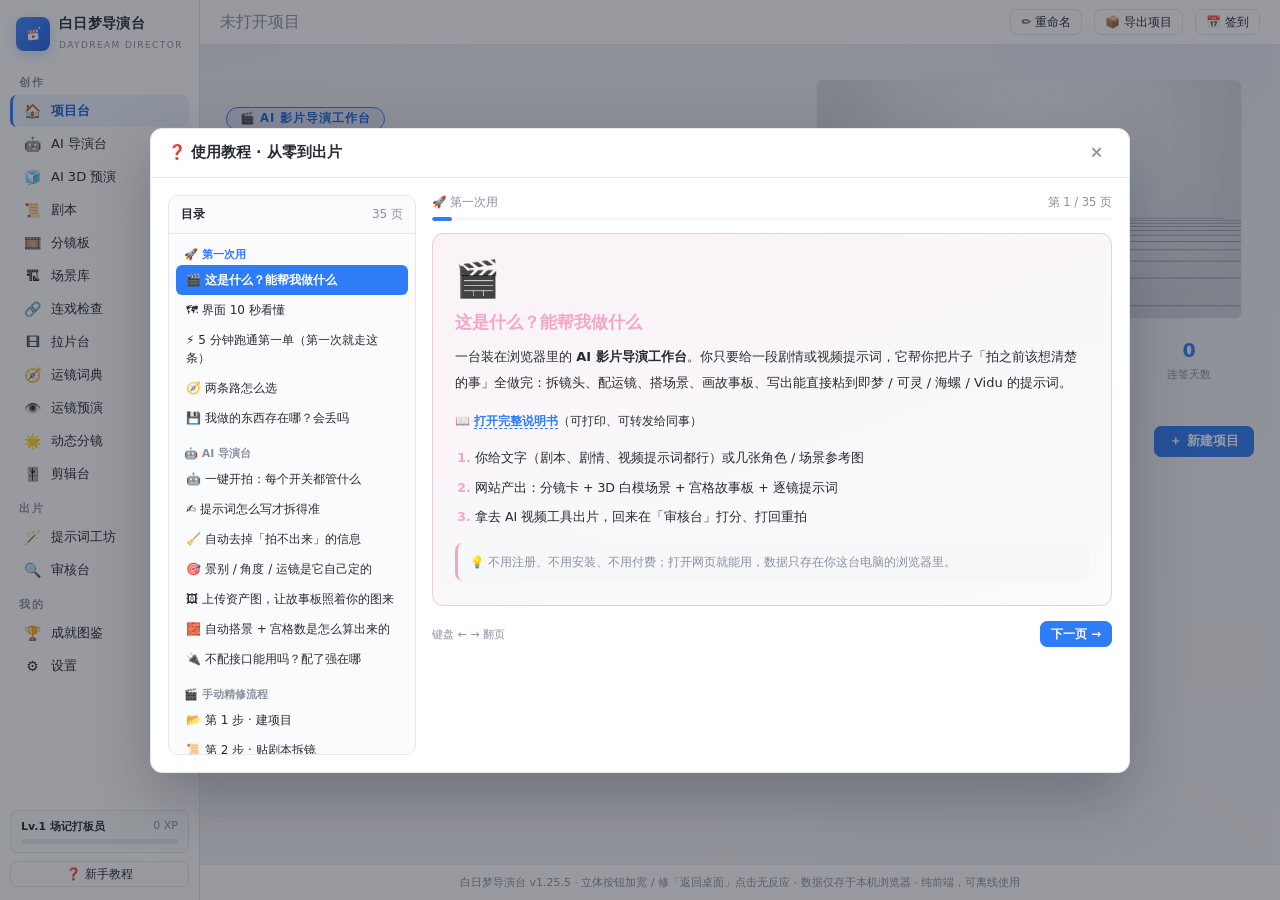
<file: index.html>
<!DOCTYPE html>
<html lang="zh-CN">
<head>
  <meta charset="UTF-8">
  <meta name="viewport" content="width=device-width, initial-scale=1.0, viewport-fit=cover">
  <title>白日梦导演台 · AI 影片导演工作台</title>
  <meta name="description" content="把剧本变成分镜、挑运镜看白模预演、动态分镜连播、时间线剪辑、一键生成 AI 视频提示词。纯前端，数据本地保存，可离线使用。">
  <link rel="icon" type="image/svg+xml" href="icon.svg">
  <link rel="manifest" href="manifest.webmanifest">
  <link rel="stylesheet" href="css/style.css">
  <!-- 场景搭建 · 喵咛导演台（B 站玩具 MiorningDYT 原生重制，自包含主题） -->
  <link rel="stylesheet" href="css/miaoning.css">
  <!-- AI 智能导演台 -->
  <link rel="stylesheet" href="css/ai-director.css">
  <!-- AI 3D 预演（一句话白模预演 + Take 版本对比） -->
  <link rel="stylesheet" href="css/ai3d.css">
</head>
<body class="theme-porcelain bgm-aurora">
  <noscript>
    <div style="padding:60px;text-align:center;font-family:sans-serif">
      <h1>🎬 白日梦导演台</h1>
      <p>本应用需要启用 JavaScript 才能运行。</p>
    </div>
  </noscript>
  <script>
    window.__bootErrors = [];
    window.addEventListener('error', function (e) {
      window.__bootErrors.push(e.message + ' @ ' + (e.filename || '') + ':' + e.lineno + ':' + e.colno);
    });
    window.addEventListener('unhandledrejection', function (e) {
      window.__bootErrors.push('REJECT: ' + ((e.reason && e.reason.message) || e.reason));
    });
  </script>
  <!-- 场景搭建 · 喵咛导演台（经典脚本，先于 ES module 执行；挂 window.MN/MN3D/MN3/MN_ICONS） -->
  <script src="js/mn-icons.js"></script>
  <!-- AI 搭建规则（5 条可复制/下载的说明书，挂 window.MN_RULES） -->
  <script src="js/mn-rules.js"></script>
  <!-- 道具库（多部件精细建模 + 2D/3D/白模三端共用的坐标约定，挂 window.MN_PROP_KINDS） -->
  <script src="js/mn-props.js"></script>
  <!-- 道具扩展包（追加 60+ 道具与分类，挂 window.MN_PROP_CATS，不改原文件） -->
  <script src="js/mn-props-extra.js"></script>
  <!-- 自动布局（防穿模：分离轴碰撞 + 就近让位，挂 window.MN_LAYOUT） -->
  <script src="js/mn-layout.js"></script>
  <!-- H3 / 时间码分镜提示词 → 自动拆镜（挂 window.H3PARSE，必须在 import-shots 之前） -->
  <script src="js/h3-parse.js"></script>
  <!-- 分镜导入（CSV/TSV/Markdown/纯文本/JSON，挂 window.SHOT_IMPORT） -->
  <script src="js/import-shots.js"></script>
  <script src="js/tear-down.js"></script>
  <script src="js/env-import.js"></script>
  <script src="js/miaoning.js"></script>
  <script src="js/miaoning3d.js"></script>
  <script src="js/miaoning_m3.js"></script>
  <!-- 舞台工具（走位动画 + 时间轴机位剪辑 + 白模/深度导出，挂 window.MN_STAGE） -->
  <script src="js/mn-stage.js"></script>
  <!-- AI 导演助手（内置对话侧栏，读设置里的 OpenAI 兼容接口，挂 window.MN_AGENT） -->
  <script src="js/mn-agent.js"></script>
  <!-- AI 搭景（按镜头描述自动生成场景 + 机位 + 走位，挂 window.AI_SCENE） -->
  <script src="js/ai-scene.js"></script>
  <script type="module" src="js/app.js"></script>
</body>
</html>
</file>
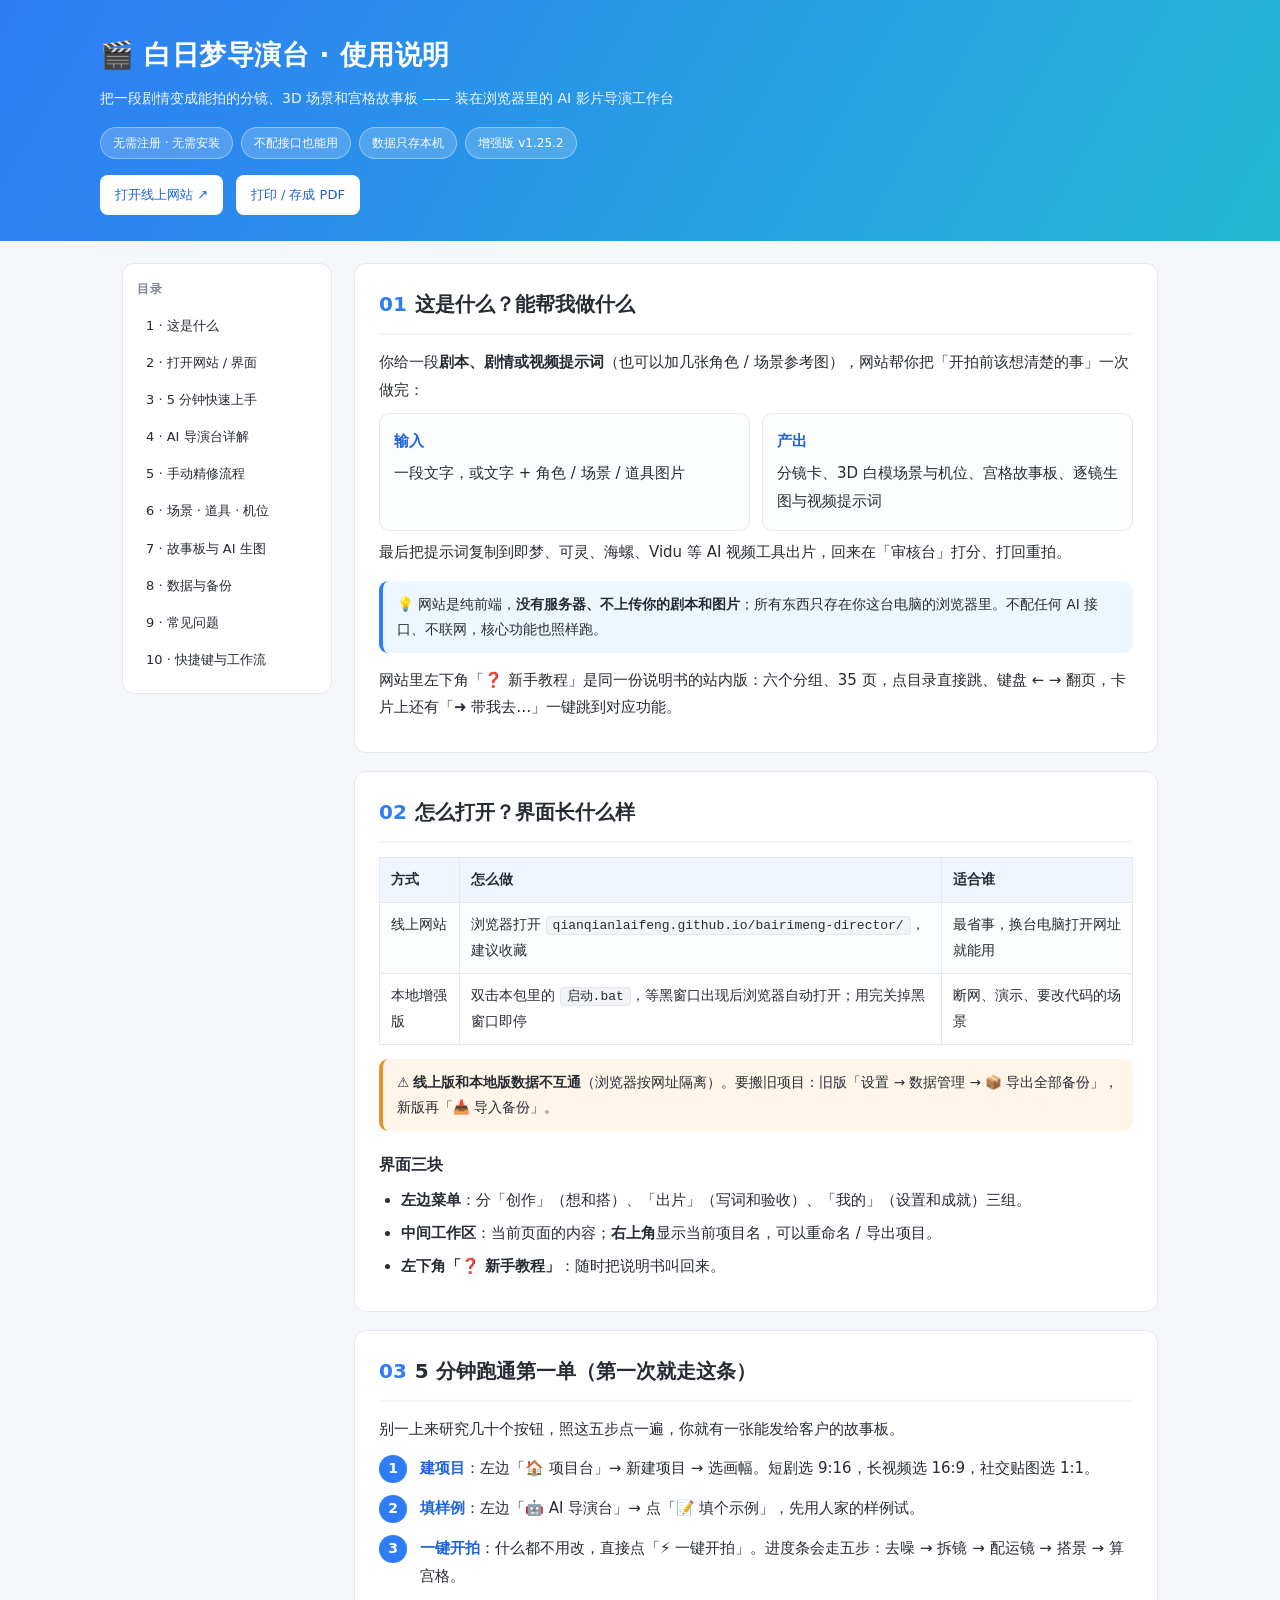
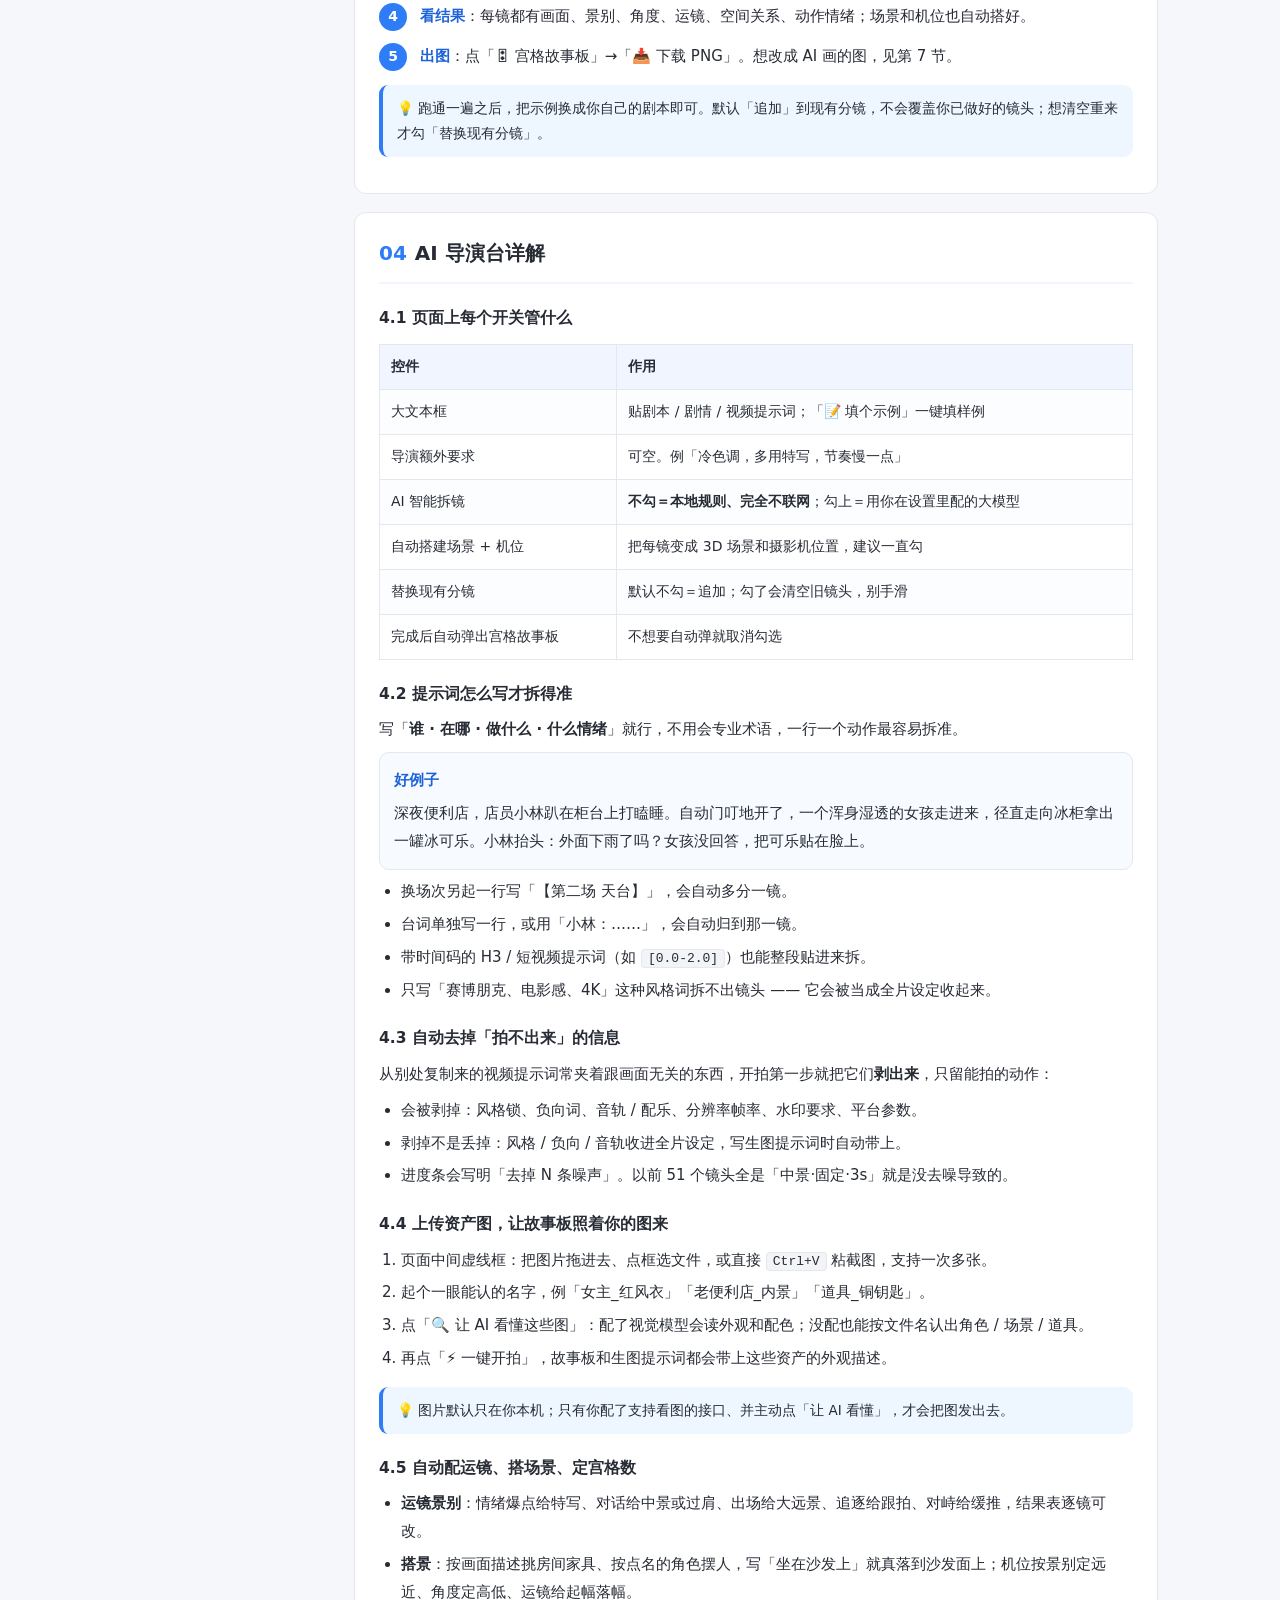
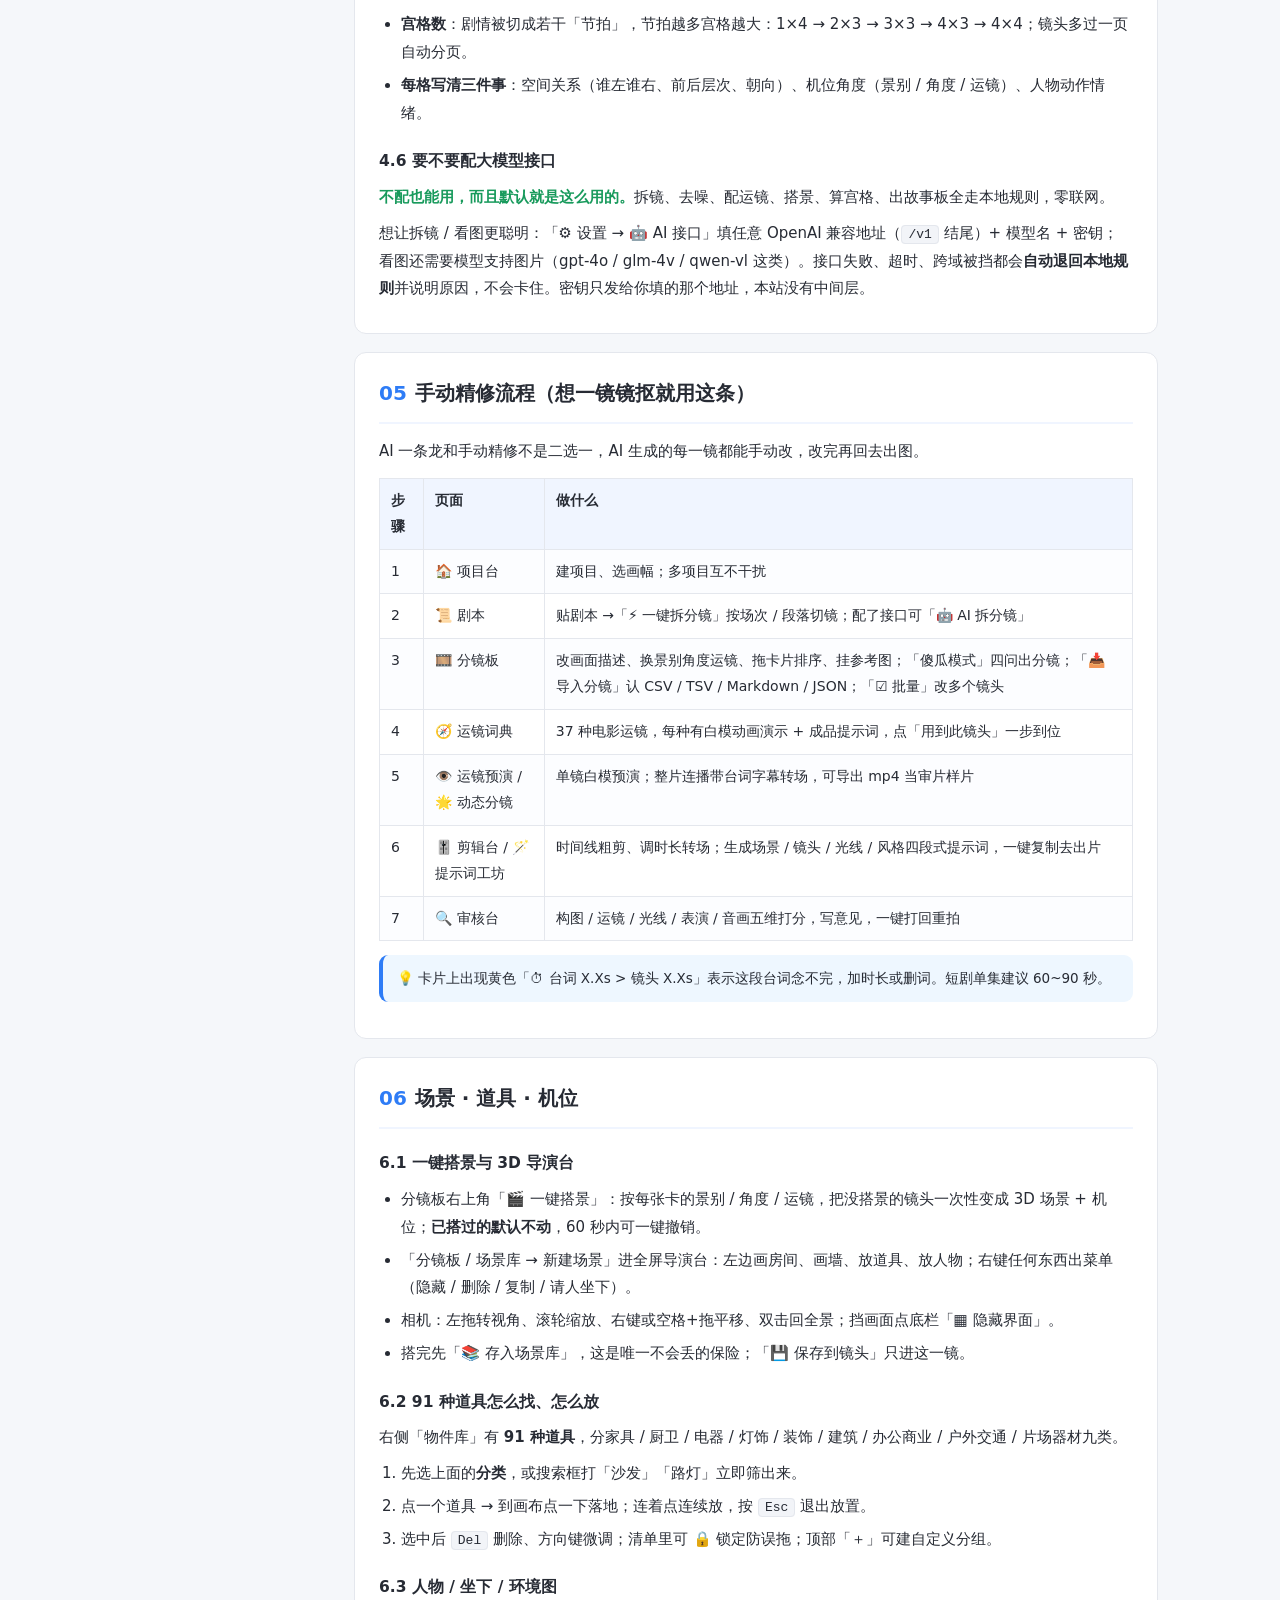
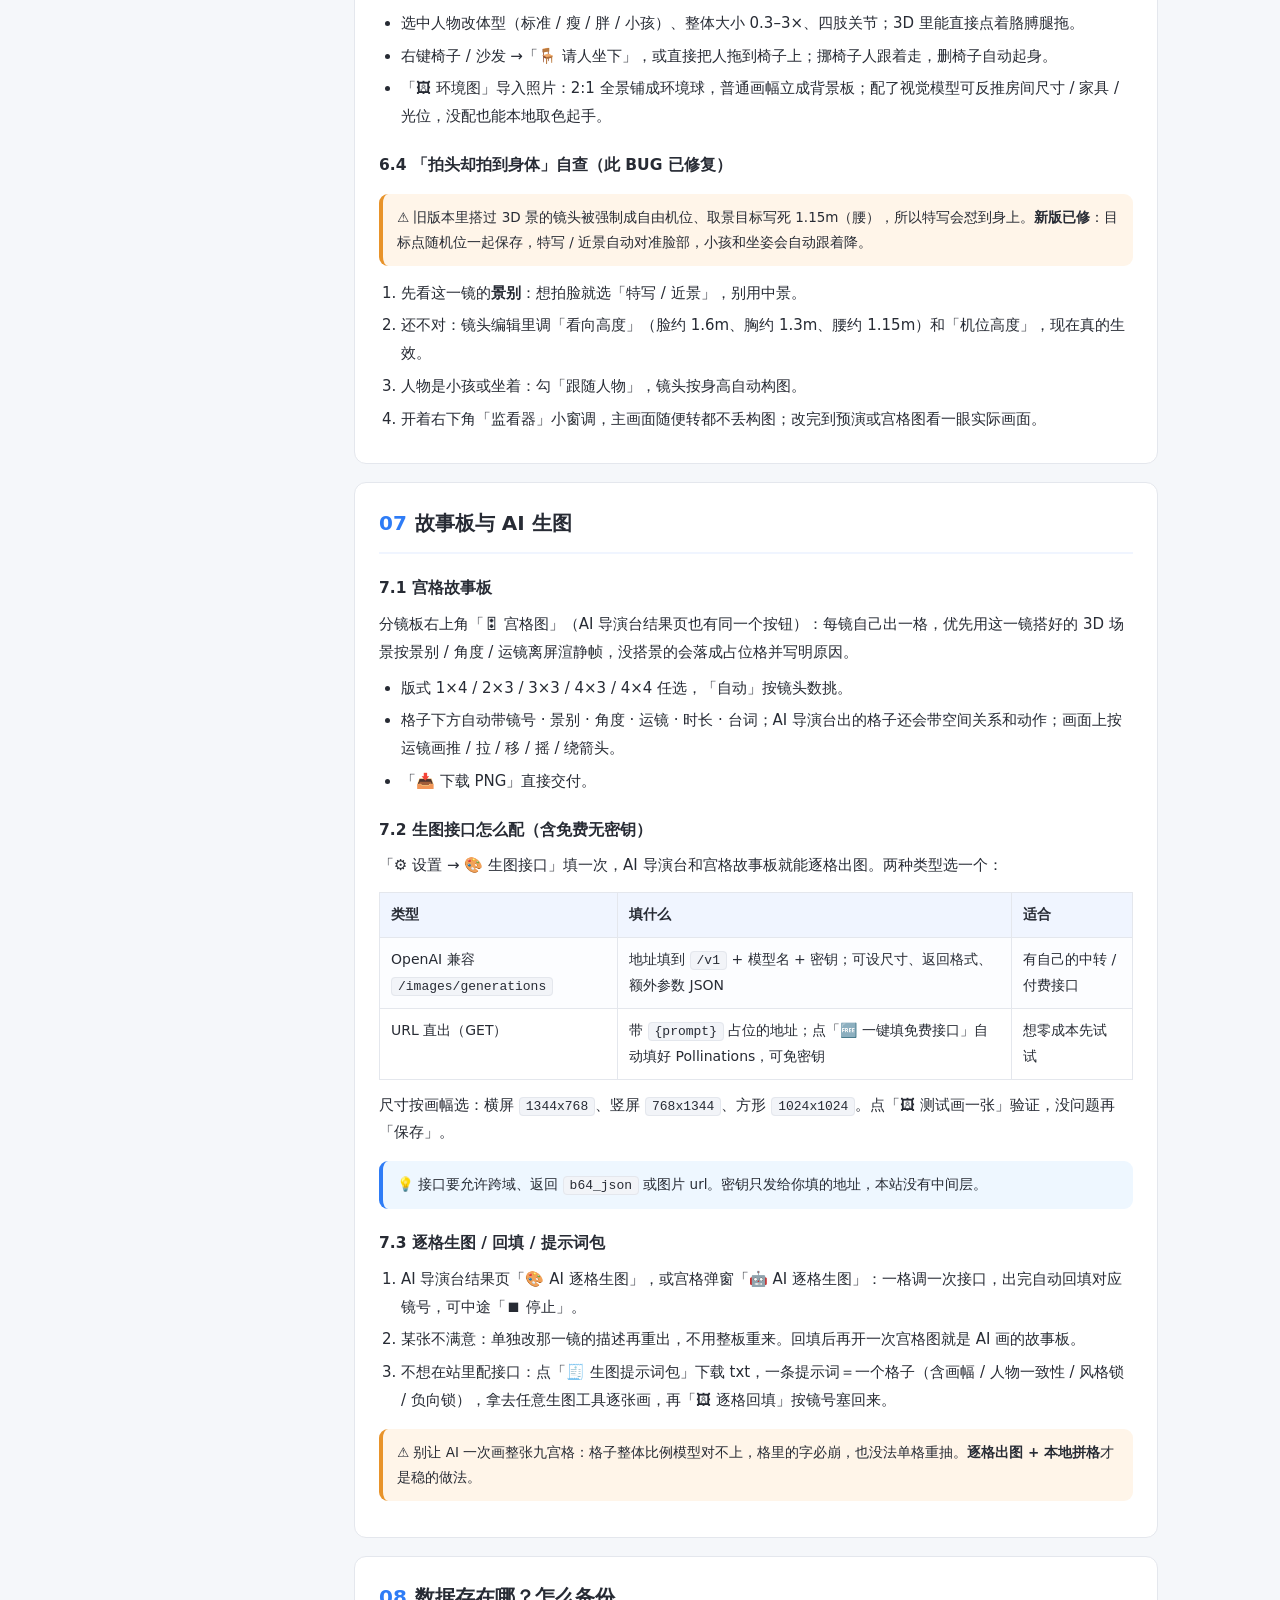
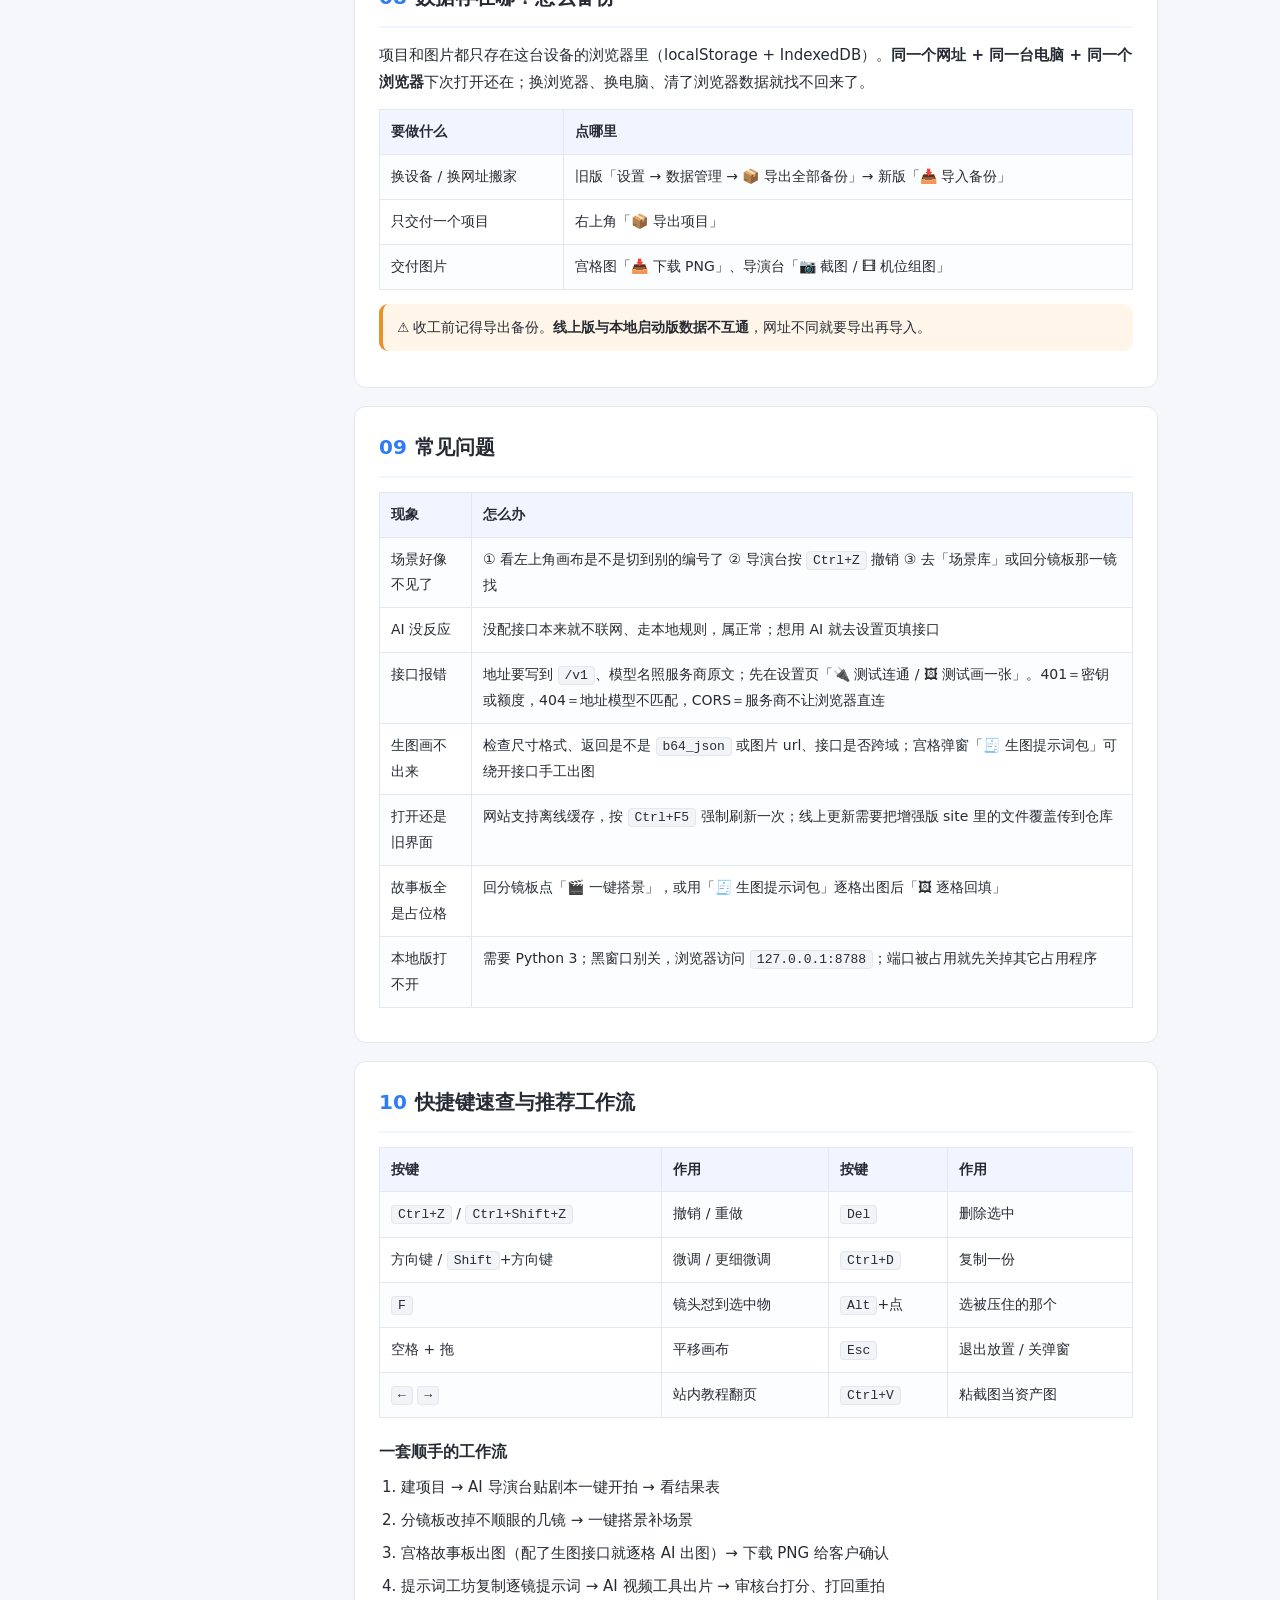
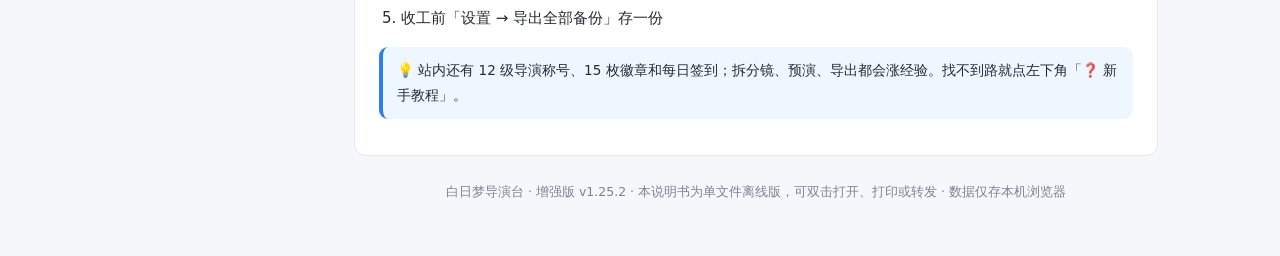
<file: guide.html>
<!DOCTYPE html>
<html lang="zh-CN">
<head>
<meta charset="utf-8">
<meta name="viewport" content="width=device-width, initial-scale=1">
<title>白日梦导演台 · 使用说明</title>
<style>
  :root{
    --blue:#2e7cf6; --blue-d:#1e63d9; --ink:#272b34; --dim:#7c8494;
    --line:#e4e7ed; --bg:#f5f7fa; --card:#ffffff; --soft:#f0f5ff;
  }
  *{box-sizing:border-box}
  body{margin:0;background:var(--bg);color:var(--ink);
    font:15px/1.85 "PingFang SC","Microsoft YaHei","Noto Sans SC",system-ui,sans-serif}
  .top{background:linear-gradient(120deg,#2e7cf6,#22b8d4);color:#fff;padding:30px 22px 26px}
  .top-in{max-width:1080px;margin:0 auto}
  .top h1{margin:0 0 6px;font-size:27px;letter-spacing:.5px}
  .top p{margin:0;opacity:.94;font-size:14px}
  .badges{margin-top:15px;display:flex;gap:8px;flex-wrap:wrap}
  .badge{background:rgba(255,255,255,.18);border:1px solid rgba(255,255,255,.35);
    border-radius:20px;padding:4px 12px;font-size:12px}
  .wrap{max-width:1080px;margin:0 auto;padding:22px;display:grid;
    grid-template-columns:210px minmax(0,1fr);gap:22px;align-items:start}
  .nav{position:sticky;top:18px;background:var(--card);border:1px solid var(--line);
    border-radius:12px;padding:14px}
  .nav b{display:block;font-size:12px;color:var(--dim);margin-bottom:8px;letter-spacing:1px}
  .nav a{display:block;color:var(--ink);text-decoration:none;font-size:13px;
    padding:6px 9px;border-radius:7px;margin:1px 0}
  .nav a:hover{background:var(--soft);color:var(--blue-d)}
  .main{min-width:0}
  section{background:var(--card);border:1px solid var(--line);border-radius:12px;
    padding:22px 24px;margin-bottom:18px;scroll-margin-top:16px}
  h2{margin:0 0 14px;font-size:20px;padding-bottom:10px;border-bottom:2px solid var(--soft)}
  h2 span{color:var(--blue);margin-right:8px}
  h3{font-size:15.5px;margin:20px 0 8px}
  p{margin:8px 0}
  ul,ol{padding-left:22px;margin:8px 0}
  li{margin:5px 0}
  table{width:100%;border-collapse:collapse;margin:12px 0;font-size:14px}
  th,td{border:1px solid var(--line);padding:9px 11px;text-align:left;vertical-align:top}
  th{background:var(--soft);font-weight:700}
  tr:nth-child(even) td{background:#fcfdff}
  code{background:#f2f4f8;border:1px solid var(--line);border-radius:4px;
    padding:1px 6px;font-size:13px;font-family:Consolas,Monaco,monospace}
  .step{display:flex;gap:13px;margin:12px 0;align-items:flex-start}
  .step i{flex:0 0 28px;height:28px;border-radius:50%;background:var(--blue);color:#fff;
    display:grid;place-items:center;font-style:normal;font-weight:800;font-size:14px}
  .step div{flex:1}
  .step b{color:var(--blue-d)}
  .tip,.warn{border-radius:9px;padding:11px 14px;margin:14px 0;font-size:13.5px}
  .tip{background:#eef7ff;border-left:4px solid var(--blue)}
  .warn{background:#fff5e9;border-left:4px solid #e8932a}
  .ok{color:#189a5c;font-weight:700}
  .grid2{display:grid;grid-template-columns:repeat(2,minmax(0,1fr));gap:12px}
  .box{border:1px solid var(--line);border-radius:10px;padding:14px;background:#fcfdff}
  .box b{display:block;margin-bottom:5px;color:var(--blue-d)}
  .foot{text-align:center;color:var(--dim);font-size:12.5px;padding:6px 20px 34px}
  .btn{display:inline-block;background:#fff;color:var(--blue-d);border:1px solid rgba(255,255,255,.6);
    border-radius:8px;padding:7px 14px;font-size:13px;text-decoration:none;margin-right:8px}
  .btn:hover{background:rgba(255,255,255,.25)}
  @media(max-width:820px){
    .wrap{grid-template-columns:1fr;padding:14px}
    .nav{position:static}
    .nav a{display:inline-block;margin:2px}
    .grid2{grid-template-columns:1fr}
    section{padding:18px 16px}
  }
  @media print{
    body{background:#fff;font-size:12px}
    .top{background:#2e7cf6 !important;-webkit-print-color-adjust:exact;print-color-adjust:exact}
    .nav,.btn{display:none}
    .wrap{display:block;max-width:none;padding:0}
    section{break-inside:avoid;border:1px solid #ddd;margin-bottom:10px;box-shadow:none}
    th{-webkit-print-color-adjust:exact;print-color-adjust:exact}
  }
</style>
</head>
<body>

<div class="top">
  <div class="top-in">
    <h1>🎬 白日梦导演台 · 使用说明</h1>
    <p>把一段剧情变成能拍的分镜、3D 场景和宫格故事板 —— 装在浏览器里的 AI 影片导演工作台</p>
    <div class="badges">
      <span class="badge">无需注册 · 无需安装</span>
      <span class="badge">不配接口也能用</span>
      <span class="badge">数据只存本机</span>
      <span class="badge">增强版 v1.25.2</span>
    </div>
    <div style="margin-top:16px">
      <a class="btn" href="https://qianqianlaifeng.github.io/bairimeng-director/" target="_blank" rel="noopener">打开线上网站 ↗</a>
      <a class="btn" href="javascript:window.print()">打印 / 存成 PDF</a>
    </div>
  </div>
</div>

<div class="wrap">
  <aside class="nav">
    <b>目录</b>
    <a href="#s1">1 · 这是什么</a>
    <a href="#s2">2 · 打开网站 / 界面</a>
    <a href="#s3">3 · 5 分钟快速上手</a>
    <a href="#s4">4 · AI 导演台详解</a>
    <a href="#s5">5 · 手动精修流程</a>
    <a href="#s6">6 · 场景 · 道具 · 机位</a>
    <a href="#s7">7 · 故事板与 AI 生图</a>
    <a href="#s8">8 · 数据与备份</a>
    <a href="#s9">9 · 常见问题</a>
    <a href="#s10">10 · 快捷键与工作流</a>
  </aside>

  <main class="main">

    <section id="s1">
      <h2><span>01</span>这是什么？能帮我做什么</h2>
      <p>你给一段<b>剧本、剧情或视频提示词</b>（也可以加几张角色 / 场景参考图），网站帮你把「开拍前该想清楚的事」一次做完：</p>
      <div class="grid2">
        <div class="box"><b>输入</b>一段文字，或文字 + 角色 / 场景 / 道具图片</div>
        <div class="box"><b>产出</b>分镜卡、3D 白模场景与机位、宫格故事板、逐镜生图与视频提示词</div>
      </div>
      <p>最后把提示词复制到即梦、可灵、海螺、Vidu 等 AI 视频工具出片，回来在「审核台」打分、打回重拍。</p>
      <div class="tip">💡 网站是纯前端，<b>没有服务器、不上传你的剧本和图片</b>；所有东西只存在你这台电脑的浏览器里。不配任何 AI 接口、不联网，核心功能也照样跑。</div>
      <p>网站里左下角「❓ 新手教程」是同一份说明书的站内版：六个分组、35 页，点目录直接跳、键盘 ← → 翻页，卡片上还有「➜ 带我去…」一键跳到对应功能。</p>
    </section>

    <section id="s2">
      <h2><span>02</span>怎么打开？界面长什么样</h2>
      <table>
        <tr><th>方式</th><th>怎么做</th><th>适合谁</th></tr>
        <tr><td>线上网站</td><td>浏览器打开 <code>qianqianlaifeng.github.io/bairimeng-director/</code>，建议收藏</td><td>最省事，换台电脑打开网址就能用</td></tr>
        <tr><td>本地增强版</td><td>双击本包里的 <code>启动.bat</code>，等黑窗口出现后浏览器自动打开；用完关掉黑窗口即停</td><td>断网、演示、要改代码的场景</td></tr>
      </table>
      <div class="warn">⚠️ <b>线上版和本地版数据不互通</b>（浏览器按网址隔离）。要搬旧项目：旧版「设置 → 数据管理 → 📦 导出全部备份」，新版再「📥 导入备份」。</div>
      <h3>界面三块</h3>
      <ul>
        <li><b>左边菜单</b>：分「创作」（想和搭）、「出片」（写词和验收）、「我的」（设置和成就）三组。</li>
        <li><b>中间工作区</b>：当前页面的内容；<b>右上角</b>显示当前项目名，可以重命名 / 导出项目。</li>
        <li><b>左下角「❓ 新手教程」</b>：随时把说明书叫回来。</li>
      </ul>
    </section>

    <section id="s3">
      <h2><span>03</span>5 分钟跑通第一单（第一次就走这条）</h2>
      <p>别一上来研究几十个按钮，照这五步点一遍，你就有一张能发给客户的故事板。</p>
      <div class="step"><i>1</i><div><b>建项目</b>：左边「🏠 项目台」→ 新建项目 → 选画幅。短剧选 9:16，长视频选 16:9，社交贴图选 1:1。</div></div>
      <div class="step"><i>2</i><div><b>填样例</b>：左边「🤖 AI 导演台」→ 点「📝 填个示例」，先用人家的样例试。</div></div>
      <div class="step"><i>3</i><div><b>一键开拍</b>：什么都不用改，直接点「⚡ 一键开拍」。进度条会走五步：去噪 → 拆镜 → 配运镜 → 搭景 → 算宫格。</div></div>
      <div class="step"><i>4</i><div><b>看结果</b>：每镜都有画面、景别、角度、运镜、空间关系、动作情绪；场景和机位也自动搭好。</div></div>
      <div class="step"><i>5</i><div><b>出图</b>：点「🎛 宫格故事板」→「📥 下载 PNG」。想改成 AI 画的图，见第 7 节。</div></div>
      <div class="tip">💡 跑通一遍之后，把示例换成你自己的剧本即可。默认「追加」到现有分镜，不会覆盖你已做好的镜头；想清空重来才勾「替换现有分镜」。</div>
    </section>

    <section id="s4">
      <h2><span>04</span>AI 导演台详解</h2>

      <h3>4.1 页面上每个开关管什么</h3>
      <table>
        <tr><th>控件</th><th>作用</th></tr>
        <tr><td>大文本框</td><td>贴剧本 / 剧情 / 视频提示词；「📝 填个示例」一键填样例</td></tr>
        <tr><td>导演额外要求</td><td>可空。例「冷色调，多用特写，节奏慢一点」</td></tr>
        <tr><td>AI 智能拆镜</td><td><b>不勾＝本地规则、完全不联网</b>；勾上＝用你在设置里配的大模型</td></tr>
        <tr><td>自动搭建场景 + 机位</td><td>把每镜变成 3D 场景和摄影机位置，建议一直勾</td></tr>
        <tr><td>替换现有分镜</td><td>默认不勾＝追加；勾了会清空旧镜头，别手滑</td></tr>
        <tr><td>完成后自动弹出宫格故事板</td><td>不想要自动弹就取消勾选</td></tr>
      </table>

      <h3>4.2 提示词怎么写才拆得准</h3>
      <p>写「<b>谁 · 在哪 · 做什么 · 什么情绪</b>」就行，不用会专业术语，一行一个动作最容易拆准。</p>
      <div class="box" style="background:#f7faff">
        <b>好例子</b>
        深夜便利店，店员小林趴在柜台上打瞌睡。自动门叮地开了，一个浑身湿透的女孩走进来，径直走向冰柜拿出一罐冰可乐。小林抬头：外面下雨了吗？女孩没回答，把可乐贴在脸上。
      </div>
      <ul>
        <li>换场次另起一行写「【第二场 天台】」，会自动多分一镜。</li>
        <li>台词单独写一行，或用「小林：……」，会自动归到那一镜。</li>
        <li>带时间码的 H3 / 短视频提示词（如 <code>[0.0-2.0]</code>）也能整段贴进来拆。</li>
        <li>只写「赛博朋克、电影感、4K」这种风格词拆不出镜头 —— 它会被当成全片设定收起来。</li>
      </ul>

      <h3>4.3 自动去掉「拍不出来」的信息</h3>
      <p>从别处复制来的视频提示词常夹着跟画面无关的东西，开拍第一步就把它们<b>剥出来</b>，只留能拍的动作：</p>
      <ul>
        <li>会被剥掉：风格锁、负向词、音轨 / 配乐、分辨率帧率、水印要求、平台参数。</li>
        <li>剥掉不是丢掉：风格 / 负向 / 音轨收进全片设定，写生图提示词时自动带上。</li>
        <li>进度条会写明「去掉 N 条噪声」。以前 51 个镜头全是「中景·固定·3s」就是没去噪导致的。</li>
      </ul>

      <h3>4.4 上传资产图，让故事板照着你的图来</h3>
      <ol>
        <li>页面中间虚线框：把图片拖进去、点框选文件，或直接 <code>Ctrl+V</code> 粘截图，支持一次多张。</li>
        <li>起个一眼能认的名字，例「女主_红风衣」「老便利店_内景」「道具_铜钥匙」。</li>
        <li>点「🔍 让 AI 看懂这些图」：配了视觉模型会读外观和配色；没配也能按文件名认出角色 / 场景 / 道具。</li>
        <li>再点「⚡ 一键开拍」，故事板和生图提示词都会带上这些资产的外观描述。</li>
      </ol>
      <div class="tip">💡 图片默认只在你本机；只有你配了支持看图的接口、并主动点「让 AI 看懂」，才会把图发出去。</div>

      <h3>4.5 自动配运镜、搭场景、定宫格数</h3>
      <ul>
        <li><b>运镜景别</b>：情绪爆点给特写、对话给中景或过肩、出场给大远景、追逐给跟拍、对峙给缓推，结果表逐镜可改。</li>
        <li><b>搭景</b>：按画面描述挑房间家具、按点名的角色摆人，写「坐在沙发上」就真落到沙发面上；机位按景别定远近、角度定高低、运镜给起幅落幅。</li>
        <li><b>宫格数</b>：剧情被切成若干「节拍」，节拍越多宫格越大：1×4 → 2×3 → 3×3 → 4×3 → 4×4；镜头多过一页自动分页。</li>
        <li><b>每格写清三件事</b>：空间关系（谁左谁右、前后层次、朝向）、机位角度（景别 / 角度 / 运镜）、人物动作情绪。</li>
      </ul>

      <h3>4.6 要不要配大模型接口</h3>
      <p><span class="ok">不配也能用，而且默认就是这么用的。</span>拆镜、去噪、配运镜、搭景、算宫格、出故事板全走本地规则，零联网。</p>
      <p>想让拆镜 / 看图更聪明：「⚙️ 设置 → 🤖 AI 接口」填任意 OpenAI 兼容地址（<code>/v1</code> 结尾）+ 模型名 + 密钥；看图还需要模型支持图片（gpt-4o / glm-4v / qwen-vl 这类）。接口失败、超时、跨域被挡都会<b>自动退回本地规则</b>并说明原因，不会卡住。密钥只发给你填的那个地址，本站没有中间层。</p>
    </section>

    <section id="s5">
      <h2><span>05</span>手动精修流程（想一镜镜抠就用这条）</h2>
      <p>AI 一条龙和手动精修不是二选一，AI 生成的每一镜都能手动改，改完再回去出图。</p>
      <table>
        <tr><th>步骤</th><th>页面</th><th>做什么</th></tr>
        <tr><td>1</td><td>🏠 项目台</td><td>建项目、选画幅；多项目互不干扰</td></tr>
        <tr><td>2</td><td>📜 剧本</td><td>贴剧本 →「⚡ 一键拆分镜」按场次 / 段落切镜；配了接口可「🤖 AI 拆分镜」</td></tr>
        <tr><td>3</td><td>🎞️ 分镜板</td><td>改画面描述、换景别角度运镜、拖卡片排序、挂参考图；「傻瓜模式」四问出分镜；「📥 导入分镜」认 CSV / TSV / Markdown / JSON；「☑ 批量」改多个镜头</td></tr>
        <tr><td>4</td><td>🧭 运镜词典</td><td>37 种电影运镜，每种有白模动画演示 + 成品提示词，点「用到此镜头」一步到位</td></tr>
        <tr><td>5</td><td>👁️ 运镜预演 / 🌟 动态分镜</td><td>单镜白模预演；整片连播带台词字幕转场，可导出 mp4 当审片样片</td></tr>
        <tr><td>6</td><td>🎚️ 剪辑台 / 🪄 提示词工坊</td><td>时间线粗剪、调时长转场；生成场景 / 镜头 / 光线 / 风格四段式提示词，一键复制去出片</td></tr>
        <tr><td>7</td><td>🔍 审核台</td><td>构图 / 运镜 / 光线 / 表演 / 音画五维打分，写意见，一键打回重拍</td></tr>
      </table>
      <div class="tip">💡 卡片上出现黄色「⏱ 台词 X.Xs &gt; 镜头 X.Xs」表示这段台词念不完，加时长或删词。短剧单集建议 60~90 秒。</div>
    </section>

    <section id="s6">
      <h2><span>06</span>场景 · 道具 · 机位</h2>

      <h3>6.1 一键搭景与 3D 导演台</h3>
      <ul>
        <li>分镜板右上角「🎬 一键搭景」：按每张卡的景别 / 角度 / 运镜，把没搭景的镜头一次性变成 3D 场景 + 机位；<b>已搭过的默认不动</b>，60 秒内可一键撤销。</li>
        <li>「分镜板 / 场景库 → 新建场景」进全屏导演台：左边画房间、画墙、放道具、放人物；右键任何东西出菜单（隐藏 / 删除 / 复制 / 请人坐下）。</li>
        <li>相机：左拖转视角、滚轮缩放、右键或空格+拖平移、双击回全景；挡画面点底栏「▦ 隐藏界面」。</li>
        <li>搭完先「📚 存入场景库」，这是唯一不会丢的保险；「💾 保存到镜头」只进这一镜。</li>
      </ul>

      <h3>6.2 91 种道具怎么找、怎么放</h3>
      <p>右侧「物件库」有 <b>91 种道具</b>，分家具 / 厨卫 / 电器 / 灯饰 / 装饰 / 建筑 / 办公商业 / 户外交通 / 片场器材九类。</p>
      <ol>
        <li>先选上面的<b>分类</b>，或搜索框打「沙发」「路灯」立即筛出来。</li>
        <li>点一个道具 → 到画布点一下落地；连着点连续放，按 <code>Esc</code> 退出放置。</li>
        <li>选中后 <code>Del</code> 删除、方向键微调；清单里可 🔒 锁定防误拖；顶部「＋」可建自定义分组。</li>
      </ol>

      <h3>6.3 人物 / 坐下 / 环境图</h3>
      <ul>
        <li>选中人物改体型（标准 / 瘦 / 胖 / 小孩）、整体大小 0.3–3×、四肢关节；3D 里能直接点着胳膊腿拖。</li>
        <li>右键椅子 / 沙发 →「🪑 请人坐下」，或直接把人拖到椅子上；挪椅子人跟着走，删椅子自动起身。</li>
        <li>「🖼 环境图」导入照片：2:1 全景铺成环境球，普通画幅立成背景板；配了视觉模型可反推房间尺寸 / 家具 / 光位，没配也能本地取色起手。</li>
      </ul>

      <h3>6.4 「拍头却拍到身体」自查（此 BUG 已修复）</h3>
      <div class="warn">⚠️ 旧版本里搭过 3D 景的镜头被强制成自由机位、取景目标写死 1.15m（腰），所以特写会怼到身上。<b>新版已修</b>：目标点随机位一起保存，特写 / 近景自动对准脸部，小孩和坐姿会自动跟着降。</div>
      <ol>
        <li>先看这一镜的<b>景别</b>：想拍脸就选「特写 / 近景」，别用中景。</li>
        <li>还不对：镜头编辑里调「看向高度」（脸约 1.6m、胸约 1.3m、腰约 1.15m）和「机位高度」，现在真的生效。</li>
        <li>人物是小孩或坐着：勾「跟随人物」，镜头按身高自动构图。</li>
        <li>开着右下角「监看器」小窗调，主画面随便转都不丢构图；改完到预演或宫格图看一眼实际画面。</li>
      </ol>
    </section>

    <section id="s7">
      <h2><span>07</span>故事板与 AI 生图</h2>

      <h3>7.1 宫格故事板</h3>
      <p>分镜板右上角「🎛 宫格图」（AI 导演台结果页也有同一个按钮）：每镜自己出一格，优先用这一镜搭好的 3D 场景按景别 / 角度 / 运镜离屏渲静帧，没搭景的会落成占位格并写明原因。</p>
      <ul>
        <li>版式 1×4 / 2×3 / 3×3 / 4×3 / 4×4 任选，「自动」按镜头数挑。</li>
        <li>格子下方自动带镜号 · 景别 · 角度 · 运镜 · 时长 · 台词；AI 导演台出的格子还会带空间关系和动作；画面上按运镜画推 / 拉 / 移 / 摇 / 绕箭头。</li>
        <li>「📥 下载 PNG」直接交付。</li>
      </ul>

      <h3>7.2 生图接口怎么配（含免费无密钥）</h3>
      <p>「⚙️ 设置 → 🎨 生图接口」填一次，AI 导演台和宫格故事板就能逐格出图。两种类型选一个：</p>
      <table>
        <tr><th>类型</th><th>填什么</th><th>适合</th></tr>
        <tr><td>OpenAI 兼容 <code>/images/generations</code></td><td>地址填到 <code>/v1</code> + 模型名 + 密钥；可设尺寸、返回格式、额外参数 JSON</td><td>有自己的中转 / 付费接口</td></tr>
        <tr><td>URL 直出（GET）</td><td>带 <code>{prompt}</code> 占位的地址；点「🆓 一键填免费接口」自动填好 Pollinations，可免密钥</td><td>想零成本先试试</td></tr>
      </table>
      <p>尺寸按画幅选：横屏 <code>1344x768</code>、竖屏 <code>768x1344</code>、方形 <code>1024x1024</code>。点「🖼 测试画一张」验证，没问题再「保存」。</p>
      <div class="tip">💡 接口要允许跨域、返回 <code>b64_json</code> 或图片 url。密钥只发给你填的地址，本站没有中间层。</div>

      <h3>7.3 逐格生图 / 回填 / 提示词包</h3>
      <ol>
        <li>AI 导演台结果页「🎨 AI 逐格生图」，或宫格弹窗「🤖 AI 逐格生图」：一格调一次接口，出完自动回填对应镜号，可中途「⏹ 停止」。</li>
        <li>某张不满意：单独改那一镜的描述再重出，不用整板重来。回填后再开一次宫格图就是 AI 画的故事板。</li>
        <li>不想在站里配接口：点「🧾 生图提示词包」下载 txt，一条提示词＝一个格子（含画幅 / 人物一致性 / 风格锁 / 负向锁），拿去任意生图工具逐张画，再「🖼 逐格回填」按镜号塞回来。</li>
      </ol>
      <div class="warn">⚠️ 别让 AI 一次画整张九宫格：格子整体比例模型对不上，格里的字必崩，也没法单格重抽。<b>逐格出图 + 本地拼格</b>才是稳的做法。</div>
    </section>

    <section id="s8">
      <h2><span>08</span>数据存在哪？怎么备份</h2>
      <p>项目和图片都只存在这台设备的浏览器里（localStorage + IndexedDB）。<b>同一个网址 + 同一台电脑 + 同一个浏览器</b>下次打开还在；换浏览器、换电脑、清了浏览器数据就找不回来了。</p>
      <table>
        <tr><th>要做什么</th><th>点哪里</th></tr>
        <tr><td>换设备 / 换网址搬家</td><td>旧版「设置 → 数据管理 → 📦 导出全部备份」→ 新版「📥 导入备份」</td></tr>
        <tr><td>只交付一个项目</td><td>右上角「📦 导出项目」</td></tr>
        <tr><td>交付图片</td><td>宫格图「📥 下载 PNG」、导演台「📷 截图 / 🎞 机位组图」</td></tr>
      </table>
      <div class="warn">⚠️ 收工前记得导出备份。<b>线上版与本地启动版数据不互通</b>，网址不同就要导出再导入。</div>
    </section>

    <section id="s9">
      <h2><span>09</span>常见问题</h2>
      <table>
        <tr><th>现象</th><th>怎么办</th></tr>
        <tr><td>场景好像不见了</td><td>① 看左上角画布是不是切到别的编号了 ② 导演台按 <code>Ctrl+Z</code> 撤销 ③ 去「场景库」或回分镜板那一镜找</td></tr>
        <tr><td>AI 没反应</td><td>没配接口本来就不联网、走本地规则，属正常；想用 AI 就去设置页填接口</td></tr>
        <tr><td>接口报错</td><td>地址要写到 <code>/v1</code>、模型名照服务商原文；先在设置页「🔌 测试连通 / 🖼 测试画一张」。401＝密钥或额度，404＝地址模型不匹配，CORS＝服务商不让浏览器直连</td></tr>
        <tr><td>生图画不出来</td><td>检查尺寸格式、返回是不是 <code>b64_json</code> 或图片 url、接口是否跨域；宫格弹窗「🧾 生图提示词包」可绕开接口手工出图</td></tr>
        <tr><td>打开还是旧界面</td><td>网站支持离线缓存，按 <code>Ctrl+F5</code> 强制刷新一次；线上更新需要把增强版 site 里的文件覆盖传到仓库</td></tr>
        <tr><td>故事板全是占位格</td><td>回分镜板点「🎬 一键搭景」，或用「🧾 生图提示词包」逐格出图后「🖼 逐格回填」</td></tr>
        <tr><td>本地版打不开</td><td>需要 Python 3；黑窗口别关，浏览器访问 <code>127.0.0.1:8788</code>；端口被占用就先关掉其它占用程序</td></tr>
      </table>
    </section>

    <section id="s10">
      <h2><span>10</span>快捷键速查与推荐工作流</h2>
      <table>
        <tr><th>按键</th><th>作用</th><th>按键</th><th>作用</th></tr>
        <tr><td><code>Ctrl+Z</code> / <code>Ctrl+Shift+Z</code></td><td>撤销 / 重做</td><td><code>Del</code></td><td>删除选中</td></tr>
        <tr><td>方向键 / <code>Shift</code>+方向键</td><td>微调 / 更细微调</td><td><code>Ctrl+D</code></td><td>复制一份</td></tr>
        <tr><td><code>F</code></td><td>镜头怼到选中物</td><td><code>Alt</code>+点</td><td>选被压住的那个</td></tr>
        <tr><td>空格 + 拖</td><td>平移画布</td><td><code>Esc</code></td><td>退出放置 / 关弹窗</td></tr>
        <tr><td><code>←</code> <code>→</code></td><td>站内教程翻页</td><td><code>Ctrl+V</code></td><td>粘截图当资产图</td></tr>
      </table>
      <h3>一套顺手的工作流</h3>
      <ol>
        <li>建项目 → AI 导演台贴剧本一键开拍 → 看结果表</li>
        <li>分镜板改掉不顺眼的几镜 → 一键搭景补场景</li>
        <li>宫格故事板出图（配了生图接口就逐格 AI 出图）→ 下载 PNG 给客户确认</li>
        <li>提示词工坊复制逐镜提示词 → AI 视频工具出片 → 审核台打分、打回重拍</li>
        <li>收工前「设置 → 导出全部备份」存一份</li>
      </ol>
      <div class="tip">💡 站内还有 12 级导演称号、15 枚徽章和每日签到；拆分镜、预演、导出都会涨经验。找不到路就点左下角「❓ 新手教程」。</div>
    </section>

    <div class="foot">白日梦导演台 · 增强版 v1.25.2 · 本说明书为单文件离线版，可双击打开、打印或转发 · 数据仅存本机浏览器</div>
  </main>
</div>

</body>
</html>
</file>
<file: css/style.css>
/* ============================================================
 * 白日梦导演台 · 全站样式 v4
 * 设计语言：年轻化蓝调 —— 晴白底 / 白卡片细边框 / 潮玩蓝点缀
 *   紧凑专业控件 / 蓝色滑块 / 左栏蓝色高亮 / 青蓝渐变
 * ============================================================ */

/* ---------- 主题变量 ---------- */
:root {
  --radius: 9px;
  --radius-sm: 7px;
  --font: "PingFang SC", "Microsoft YaHei", "Noto Sans SC", "Source Han Sans SC", system-ui, sans-serif;
}
/* 白瓷（默认 · 对齐原版） */
body.theme-porcelain {
  --bg: #f4f5f7; --bg2: #edeef2;
  --panel: #ffffff; --panel2: #fafbfc;
  --panel-hi: rgba(255, 255, 255, 0.9);
  --border: #e4e7ed; --border-hi: #c9cfdb;
  --text: #272b34; --dim: #8a90a0;
  --acc: #2e7cf6; --acc-hi: #1e63d9; --acc2: #22b8d4; --acc-ink: #ffffff;
  --ok: #189a5c; --warn: #d9881f; --bad: #d64545;
  --chip-bg: rgba(46, 124, 246, 0.09);
  --input-bg: #f6f7f9;
  --shadow: 0 1px 3px rgba(24, 28, 44, 0.07), 0 6px 20px rgba(24, 28, 44, 0.05);
  --glow: 0 4px 14px rgba(46, 124, 246, 0.25);
  --glow-pink: 0 4px 14px rgba(46, 124, 246, 0.25);
  --ring: 0 0 0 3px rgba(46, 124, 246, 0.16);
  --grad: linear-gradient(135deg, #3f8cff, #2461e6);
  --grad-pink: linear-gradient(135deg, #3f8cff, #6fb1ff);
  --pink: #2e7cf6;
  --glow1: rgba(46, 124, 246, 0.05);
  --glow2: rgba(90, 120, 220, 0.05);
  --glow3: rgba(34, 184, 212, 0.04);
}
/* 曜夜（深色备选） */
body.theme-obsidian {
  --bg: #10131b; --bg2: #151927;
  --panel: #191e2d; --panel2: #20263a;
  --panel-hi: rgba(255, 255, 255, 0.045);
  --border: #262d42; --border-hi: #38415f;
  --text: #e8ebf4; --dim: #8f97ad;
  --acc: #4f8cff; --acc-hi: #8ab6ff; --acc2: #35c3dd; --acc-ink: #ffffff;
  --ok: #3ddc97; --warn: #ffc857; --bad: #ff6b81;
  --chip-bg: rgba(79, 140, 255, 0.16);
  --input-bg: #12151f;
  --shadow: 0 10px 30px rgba(0, 0, 0, 0.45);
  --glow: 0 4px 16px rgba(79, 140, 255, 0.35);
  --glow-pink: 0 4px 16px rgba(79, 140, 255, 0.35);
  --ring: 0 0 0 3px rgba(79, 140, 255, 0.25);
  --grad: linear-gradient(135deg, #3f8cff, #2461e6);
  --grad-pink: linear-gradient(135deg, #3f8cff, #6fb1ff);
  --pink: #4f8cff;
  --glow1: rgba(79, 140, 255, 0.10);
  --glow2: rgba(90, 120, 220, 0.09);
  --glow3: rgba(53, 195, 221, 0.07);
}
/* 鎏金（深金备选） */
body.theme-gilt {
  --bg: #14100a; --bg2: #1a150d;
  --panel: #211a10; --panel2: #2a2115;
  --panel-hi: rgba(255, 235, 200, 0.05);
  --border: #3b3020; --border-hi: #6e5a35;
  --text: #f2ead9; --dim: #ab9e82;
  --acc: #e0a84e; --acc-hi: #f2c87e; --acc2: #d98a4e; --acc-ink: #241703;
  --ok: #a4d97f; --warn: #ecc35a; --bad: #e97b72;
  --chip-bg: rgba(224, 168, 78, 0.12);
  --input-bg: #171209;
  --shadow: 0 10px 30px rgba(0, 0, 0, 0.5);
  --glow: 0 4px 16px rgba(224, 168, 78, 0.3);
  --glow-pink: 0 4px 16px rgba(224, 168, 78, 0.3);
  --ring: 0 0 0 3px rgba(224, 168, 78, 0.22);
  --grad: linear-gradient(135deg, #e0a84e, #cf8f3e);
  --grad-pink: linear-gradient(135deg, #e0a84e, #edc98a);
  --pink: #e0a84e;
  --glow1: rgba(224, 168, 78, 0.10);
  --glow2: rgba(200, 120, 60, 0.08);
  --glow3: rgba(232, 200, 130, 0.06);
}

* { box-sizing: border-box; margin: 0; padding: 0; }
html { color-scheme: light; }
body.theme-obsidian, body.theme-gilt { color-scheme: dark; }
html, body { height: 100%; }
body {
  font-family: var(--font);
  background: var(--bg);
  color: var(--text);
  overflow: hidden;
  -webkit-font-smoothing: antialiased;
}
::selection { background: rgba(46, 124, 246, 0.22); }

/* ---------- 背景层：淡雅光晕 ---------- */
body::before {
  content: '';
  position: fixed; inset: 0; z-index: 0;
  pointer-events: none;
  background:
    radial-gradient(46% 36% at 12% -4%, var(--glow2), transparent 62%),
    radial-gradient(40% 34% at 90% 2%, var(--glow1), transparent 62%),
    radial-gradient(44% 38% at 78% 104%, var(--glow3), transparent 62%),
    linear-gradient(180deg, var(--bg2), var(--bg));
}
body.bgm-aurora::before {
  background:
    radial-gradient(46% 36% at 12% -4%, var(--glow2), transparent 62%),
    radial-gradient(40% 34% at 90% 2%, var(--glow1), transparent 62%),
    radial-gradient(44% 38% at 78% 104%, var(--glow3), transparent 62%),
    linear-gradient(180deg, var(--bg2), var(--bg));
}
body.bgm-starfall::before {
  background:
    radial-gradient(1.4px 1.4px at 12% 22%, var(--glow1), transparent 100%),
    radial-gradient(1px 1px at 34% 68%, var(--glow2), transparent 100%),
    radial-gradient(1.8px 1.8px at 56% 14%, var(--glow1), transparent 100%),
    radial-gradient(1.2px 1.2px at 72% 45%, var(--glow3), transparent 100%),
    radial-gradient(1.5px 1.5px at 88% 78%, var(--glow1), transparent 100%),
    radial-gradient(1px 1px at 25% 88%, var(--glow2), transparent 100%),
    radial-gradient(1.3px 1.3px at 65% 90%, var(--glow1), transparent 100%),
    radial-gradient(1px 1px at 44% 33%, var(--glow3), transparent 100%),
    linear-gradient(180deg, var(--bg2), var(--bg));
}
body.bgm-bokeh::before {
  background:
    radial-gradient(16% 20% at 20% 28%, var(--glow2), transparent 70%),
    radial-gradient(22% 26% at 80% 60%, var(--glow1), transparent 70%),
    radial-gradient(13% 16% at 56% 10%, var(--glow3), transparent 70%),
    linear-gradient(180deg, var(--bg2), var(--bg));
}
body.bgm-beam::before {
  background:
    repeating-linear-gradient(115deg, var(--glow3) 0 2px, transparent 2px 88px),
    radial-gradient(60% 60% at 82% -8%, var(--glow2), transparent 60%),
    linear-gradient(180deg, var(--bg2), var(--bg));
}
body.bgm-ripple::before {
  background:
    repeating-radial-gradient(circle at 50% 120%, transparent 0 46px, var(--glow2) 46px 48px),
    linear-gradient(180deg, var(--bg2), var(--bg));
}
body.bgm-pure::before { background: var(--bg); }

/* 噪点（默认关） */
body::after {
  content: ''; position: fixed; inset: 0; z-index: 1; pointer-events: none; opacity: 0;
  background-image: url("data:image/svg+xml,%3Csvg xmlns='http://www.w3.org/2000/svg' width='140' height='140'%3E%3Cfilter id='n'%3E%3CfeTurbulence type='fractalNoise' baseFrequency='0.85' numOctaves='2'/%3E%3CfeColorMatrix type='saturate' values='0'/%3E%3CfeComponentTransfer%3E%3CfeFuncA type='linear' slope='0.05'/%3E%3C/feComponentTransfer%3E%3C/filter%3E%3Crect width='140' height='140' filter='url(%23n)'/%3E%3C/svg%3E");
}
body.noise-on::after { opacity: 0.35; }

body.fx-off *, body.fx-off *::before, body.fx-off *::after {
  animation: none !important;
  transition: none !important;
}

/* ============================================================
 * 布局骨架
 * ============================================================ */
.app { position: relative; z-index: 2; display: flex; height: 100vh; }

.sidebar {
  width: 200px; flex-shrink: 0;
  display: flex; flex-direction: column;
  background: var(--panel);
  border-right: 1px solid var(--border);
  padding: 13px 10px;
  overflow-y: auto;
}
.brand { display: flex; align-items: center; gap: 9px; padding: 2px 6px 13px; }
.brand-logo {
  width: 34px; height: 34px; border-radius: 8px;
  display: grid; place-items: center; font-size: 17px;
  background: var(--grad);
  box-shadow: var(--glow);
}
.brand-text b { display: block; font-size: 14px; font-weight: 800; letter-spacing: 0.3px; }
.brand-text span { font-size: 9px; color: var(--dim); letter-spacing: 1.4px; text-transform: uppercase; }

.nav-group {
  font-size: 10.5px; color: var(--dim); letter-spacing: 2px;
  padding: 11px 9px 4px; font-weight: 600;
}
.nav-item {
  display: flex; align-items: center; gap: 9px;
  width: 100%; padding: 7px 10px; margin: 1px 0;
  border: none; border-radius: var(--radius-sm);
  background: transparent; color: var(--text);
  font-size: 13px; font-family: var(--font);
  cursor: pointer; transition: background .15s, color .15s;
  text-align: left; box-sizing: border-box;
  border-left: 3px solid transparent;
  min-width: 0; white-space: nowrap; overflow: hidden; text-overflow: ellipsis;
}
/* 导航项里的文字节点单独兜住：图标不缩，文字可省略但绝不压到图标上 */
.nav-item > span, .nav-item > b { min-width: 0; overflow: hidden; text-overflow: ellipsis; }
.nav-item > svg, .nav-item > i:first-child { flex: 0 0 auto; }
.nav-item:hover { background: var(--input-bg); }
.nav-item.on {
  background: var(--chip-bg); color: var(--acc-hi); font-weight: 700;
  border-left-color: var(--acc);
}
.nav-icon { width: 19px; text-align: center; font-size: 14px; }

.sidebar-foot { margin-top: auto; padding-top: 10px; }
.xp-mini { padding: 8px 10px; border: 1px solid var(--border); border-radius: var(--radius-sm); margin-bottom: 8px; background: var(--panel2); }
.xp-mini-row { display: flex; justify-content: space-between; font-size: 11px; margin-bottom: 5px; color: var(--dim); }
.xp-mini-row span:first-child { color: var(--text); font-weight: 700; }
.xp-mini-bar { height: 5px; border-radius: 3px; background: var(--border); overflow: hidden; }
.xp-mini-fill { height: 100%; background: var(--grad); border-radius: 3px; transition: width .6s cubic-bezier(.2,.9,.3,1.2); }
.tutorial-btn { width: 100%; }

.main { flex: 1; display: flex; flex-direction: column; min-width: 0; }
.topbar {
  display: flex; align-items: center; gap: 12px;
  padding: 9px 20px; border-bottom: 1px solid var(--border);
  background: var(--panel);
}
.topbar-project { display: flex; align-items: center; gap: 9px; min-width: 0; }
.content { flex: 1; overflow-y: auto; padding: 22px 26px 40px;  }
.foot { padding: 10px; text-align: center; font-size: 11px; border-top: 1px solid var(--border); color: var(--dim); background: var(--panel); }

/* ============================================================
 * 通用组件（紧凑专业）
 * ============================================================ */
.card {
  background: var(--panel); border: 1px solid var(--border);
  border-radius: var(--radius); padding: 15px;
  box-shadow: var(--shadow);
  position: relative;
}
.card-title { font-size: 13.5px; font-weight: 700; margin-bottom: 11px; }
.dim { color: var(--dim); }
.spacer { flex: 1; }
.mono { font-family: "Cascadia Code", Consolas, "JetBrains Mono", monospace; font-size: 12px; }
.text-ok { color: var(--ok) !important; }
.text-bad { color: var(--bad) !important; }

.btn {
  border: 1px solid var(--border); border-radius: var(--radius-sm);
  background: var(--panel); color: var(--text);
  padding: 6.5px 14px; font-size: 13px; font-family: var(--font);
  cursor: pointer; transition: all .15s; white-space: nowrap;
  position: relative; overflow: hidden;
  display: inline-flex; align-items: center; justify-content: center; gap: 5px;
  box-sizing: border-box; line-height: 1.25;
}
/* 小号按钮同样保留图标↔文字间距，避免图标压字、文字贴边 */
.btn-sm { gap: 5px; }
.btn-xs { gap: 4px; }
.btn:hover:not(:disabled) { border-color: var(--border-hi); background: var(--panel2); }
.btn:active:not(:disabled) { transform: translateY(0.5px); }
.btn:disabled { opacity: 0.45; cursor: not-allowed; }
.btn:focus-visible { outline: none; box-shadow: var(--ring); }
.btn-primary {
  background: var(--acc); color: var(--acc-ink);
  border: 1px solid var(--acc); font-weight: 700;
}
.btn-primary:hover:not(:disabled) { background: var(--acc-hi); border-color: var(--acc-hi); box-shadow: var(--glow); }
.btn-ghost { background: transparent; }
.btn-magic {
  background: var(--acc); color: var(--acc-ink);
  border: 1px solid var(--acc); font-weight: 700;
}
.btn-magic:hover:not(:disabled) { background: var(--acc-hi); border-color: var(--acc-hi); }
.btn-danger { background: transparent; border-color: var(--bad); color: var(--bad); }
.btn-danger:hover:not(:disabled) { background: var(--bad); color: #fff; }
.btn-sm { padding: 4.5px 10px; font-size: 12px; }
.btn-lg { padding: 10px 24px; font-size: 14.5px; border-radius: 9px; }

.input {
  width: 100%; padding: 7px 11px;
  background: var(--input-bg); color: var(--text);
  border: 1px solid var(--border); border-radius: var(--radius-sm);
  font-size: 13px; font-family: var(--font);
  outline: none; transition: border .15s, box-shadow .15s;
}
.input:focus { border-color: var(--acc); box-shadow: var(--ring); background: var(--panel); }
.input-sm { width: auto; padding: 4.5px 9px; font-size: 12px; }
select.input { cursor: pointer; }
textarea.input { resize: vertical; line-height: 1.65; }
.scrub, input[type="range"] { accent-color: var(--acc); }

.chip {
  border: 1px solid var(--border); background: var(--panel); color: var(--text);
  border-radius: 999px; padding: 4.5px 13px; font-size: 12px;
  font-family: var(--font); cursor: pointer; transition: all .14s;
}
.chip:hover { border-color: var(--acc); color: var(--acc-hi); }
.chip-on { background: var(--chip-bg); border-color: var(--acc); color: var(--acc-hi); font-weight: 700; }

.tag {
  display: inline-block; padding: 2px 8px; border-radius: 5px;
  background: var(--chip-bg); color: var(--acc-hi);
  font-size: 11px; font-weight: 600; letter-spacing: 0.3px;
}
.tag-size { background: rgba(232, 112, 79, 0.10); color: var(--acc2); }
.tag-dur { background: rgba(217, 136, 31, 0.10); color: var(--warn); }

.icon-btn {
  border: none; background: transparent; color: var(--dim);
  font-size: 13px; cursor: pointer; padding: 4px 7px; border-radius: 6px;
  transition: all .13s; font-family: var(--font);
}
.icon-btn:hover { background: var(--chip-bg); color: var(--acc-hi); }

.form-row { margin-bottom: 11px; }
.form-row label { display: block; font-size: 12px; color: var(--dim); margin-bottom: 5px; }

.empty-tip {
  text-align: center; color: var(--dim); padding: 60px 20px;
  font-size: 13.5px; line-height: 2.4;
}
.empty-tip .btn { margin-top: 8px; }

.page-head { display: flex; align-items: center; gap: 13px; margin-bottom: 18px; flex-wrap: wrap; }
.page-head h2 { font-size: 18px; font-weight: 800; letter-spacing: 0.3px; }
.page-head .dim { font-size: 12.5px; }
.page-head-actions { margin-left: auto; display: flex; gap: 8px; flex-wrap: wrap; }
.section-head { display: flex; align-items: center; margin: 24px 0 13px; }
.section-head h2 { font-size: 16px; font-weight: 700; }
.section-head .btn { margin-left: auto; }

/* 画幅比例 */
.aspect-16x9 { aspect-ratio: 16 / 9; }
.aspect-9x16 { aspect-ratio: 9 / 16; max-height: 62vh; margin-inline: auto; }
.aspect-1x1 { aspect-ratio: 1 / 1; }
/* 画幅类别名要配齐：只有 16x9/9x16/1x1 三条时，21:9 的项目在「动态分镜」里
   舞台塌成 49×39 像素——时间码在走、画面却一动不动（H3 导入第一条就是 21:9）。 */
.aspect-21x9 { aspect-ratio: 21 / 9; }
.aspect-4x3 { aspect-ratio: 4 / 3; }
.aspect-3x4 { aspect-ratio: 3 / 4; max-height: 62vh; margin-inline: auto; }
.aspect-2x1 { aspect-ratio: 2 / 1; }
.aspect-5x4 { aspect-ratio: 5 / 4; }
.aspect-16x10 { aspect-ratio: 16 / 10; }
.ar { display: inline-block; border: 2px solid currentColor; border-radius: 2px; margin-bottom: 6px; }
.ar-169 { width: 34px; height: 19px; }
.ar-219 { width: 40px; height: 17px; }
.ar-916 { width: 19px; height: 34px; }
.ar-11 { width: 26px; height: 26px; }

/* ============================================================
 * 弹窗
 * ============================================================ */
.modal-ov {
  /* 2026-10-27：从 200 提到 1200 —— 场景搭建浮层是 400，
     原来在搭建界面里打开的任何弹窗都被压在下面，看不见也点不到 */
  position: fixed; inset: 0; z-index: 1200;
  background: rgba(28, 32, 44, 0.45);
  display: grid; place-items: center; padding: 24px;
  animation: fadeIn .16s ease;
}
body.theme-obsidian .modal-ov, body.theme-gilt .modal-ov { background: rgba(4, 6, 12, 0.68); }
.modal {
  width: min(560px, 94vw); max-height: 88vh;
  background: var(--panel);
  border: 1px solid var(--border);
  border-radius: 12px;
  box-shadow: 0 24px 64px rgba(20, 24, 40, 0.28);
  display: flex; flex-direction: column;
  animation: popIn .2s cubic-bezier(.2,.9,.3,1.2);
}
body.theme-obsidian .modal, body.theme-gilt .modal { box-shadow: 0 30px 80px rgba(0, 0, 0, 0.6); }
.modal-wide { width: min(980px, 96vw); }
.modal-head {
  display: flex; align-items: center; padding: 12px 17px;
  border-bottom: 1px solid var(--border);
}
.modal-title { font-size: 14.5px; font-weight: 800; }
.modal-x {
  margin-left: auto; border: none; background: transparent; color: var(--dim);
  font-size: 14px; cursor: pointer; padding: 4px 8px; border-radius: 6px;
}
.modal-x:hover { color: var(--bad); background: var(--chip-bg); }
.modal-body { padding: 17px; overflow-y: auto; }
.modal-actions { display: flex; gap: 9px; align-items: center; margin-top: 14px; }
.modal-ov.closing { animation: fadeOut .16s ease forwards; }
.confirm-msg { font-size: 13.5px; line-height: 1.8; }
@keyframes fadeIn { from { opacity: 0; } }
@keyframes fadeOut { to { opacity: 0; } }
@keyframes popIn { from { opacity: 0; } }

/* ============================================================
 * 通知 / XP / 升级
 * ============================================================ */
.toast-box {
  position: fixed; top: 16px; right: 16px; z-index: 300;
  display: flex; flex-direction: column; gap: 9px; pointer-events: none;
}
.toast {
  background: var(--panel); color: var(--text);
  border: 1px solid var(--border); border-left: 3px solid var(--acc);
  border-radius: var(--radius-sm); padding: 10px 16px; font-size: 13px; line-height: 1.55;
  box-shadow: var(--shadow); max-width: min(330px, 46vw); min-width: 0;
  overflow-wrap: break-word;
  opacity: 0; transform: translateX(26px); transition: all .28s cubic-bezier(.2,.9,.3,1.2);
}
.toast.show { opacity: 1; transform: none; }
.toast.ok { border-left-color: var(--ok); }
.toast.warn { border-left-color: var(--warn); }

.xp-float-layer { position: fixed; inset: 0; z-index: 290; pointer-events: none; }
.xp-float {
  position: absolute; left: 130px; bottom: 108px;
  background: var(--acc); color: #fff;
  padding: 4px 11px; border-radius: 999px;
  font-weight: 800; font-size: 13px;
  box-shadow: var(--glow);
  opacity: 0; transition: all 1.4s cubic-bezier(.2,.8,.3,1);
}
.xp-float i { display: block; font-style: normal; font-size: 10px; opacity: 0.85; font-weight: 500; }
.xp-float.fly { opacity: 1; transform: translateY(-66px); }

.levelup-banner {
  position: fixed; top: 18px; left: 50%; transform: translate(-50%, -80px); z-index: 310;
  background: var(--grad); color: #fff;
  font-weight: 800; font-size: 14.5px;
  padding: 11px 32px; border-radius: 999px;
  box-shadow: var(--glow);
  transition: transform .5s cubic-bezier(.2,.9,.3,1.3);
}
.levelup-banner.show { transform: translate(-50%, 0); }

/* ============================================================
 * 项目台（首页）
 * ============================================================ */
.home-hero {
  display: grid; grid-template-columns: 1.1fr 0.9fr; gap: 28px;
  align-items: center; margin-bottom: 10px;
}
.hero-badge {
  display: inline-flex; align-items: center; gap: 6px;
  font-size: 11.5px; color: var(--acc-hi);
  border: 1px solid var(--acc); border-radius: 999px;
  padding: 3.5px 13px; margin-bottom: 15px; letter-spacing: 1px;
  background: var(--chip-bg); font-weight: 600;
}
.hero-text h1 {
  font-size: 33px; line-height: 1.34; margin-bottom: 14px;
  font-weight: 900; letter-spacing: 0.3px;
}
.hero-text h1 em {
  font-style: normal;
  background: var(--grad);
  -webkit-background-clip: text; background-clip: text;
  -webkit-text-fill-color: transparent; color: transparent;
}
.hero-text p { color: var(--dim); font-size: 13.5px; line-height: 2; margin-bottom: 20px; }
.hero-actions { display: flex; gap: 11px; }
.hero-card { padding: 12px; }
.hero-stage {
  position: relative; border-radius: var(--radius-sm); overflow: hidden;
  aspect-ratio: 16/9; background: #e9ecf1;
  border: 1px solid var(--border);
}
.hero-stage canvas { width: 100%; height: 100%; display: block; }
.hero-stage-label {
  position: absolute; left: 10px; bottom: 8px;
  font-size: 11px; color: var(--text);
  background: rgba(255, 255, 255, 0.85); border-radius: 6px; padding: 3px 9px;
  border: 1px solid var(--border);
}
.hero-stats { display: flex; margin-top: 12px; }
.hero-stats > div {
  flex: 1; text-align: center; padding: 8px 4px;
  border-right: 1px solid var(--border);
}
.hero-stats > div:last-child { border-right: none; }
.hero-stats b {
  display: block; font-size: 19px; font-weight: 800; margin-bottom: 2px;
  color: var(--acc);
}
.hero-stats span { font-size: 11px; color: var(--dim); }

.proj-grid {
  display: grid; grid-template-columns: repeat(auto-fill, minmax(250px, 1fr));
  gap: 13px;
}
.proj-card {
  background: var(--panel); border: 1px solid var(--border); border-radius: var(--radius);
  overflow: hidden; cursor: pointer; transition: all .18s;
  animation: fadeUp .35s ease both;
  box-shadow: var(--shadow);
}
.proj-card:hover { transform: translateY(-3px); border-color: var(--acc); box-shadow: var(--shadow), var(--glow); }
.proj-aspect {
  position: relative;
  aspect-ratio: 16 / 9;
  background:
    radial-gradient(80% 90% at 28% 8%, var(--glow2), transparent 60%),
    radial-gradient(70% 80% at 88% 96%, var(--glow1), transparent 60%),
    var(--input-bg);
  display: grid; place-items: center;
  border-bottom: 1px solid var(--border);
}
/* 项目卡片的画幅要跟着项目走：9:16 的短剧不能用 16:9 的封面格子。
   这条必须写在 .proj-aspect 之后（同为 0-1-0 特异度，后者覆盖前者）。 */
.proj-aspect.aspect-9x16 { aspect-ratio: 9 / 16; max-height: 260px; margin-inline: auto; }
.proj-aspect.aspect-1x1 { aspect-ratio: 1 / 1; }
.proj-shotcount {
  font-size: 11.5px; font-weight: 700; color: var(--acc-hi);
  background: var(--panel); border: 1px solid var(--border);
  padding: 4px 13px; border-radius: 999px;
}
.proj-shotcount-empty { color: var(--dim); }
.proj-info { padding: 11px 13px 3px; }
.proj-name { font-weight: 700; font-size: 14px; margin-bottom: 4px; overflow: hidden; text-overflow: ellipsis; white-space: nowrap; }
.proj-meta { font-size: 11px; color: var(--dim); }
.proj-ops { display: flex; padding: 3px 7px 7px; }
.proj-ops .icon-btn { font-size: 12px; }
@keyframes fadeUp { from { opacity: 0; transform: translateY(12px); } }

/* 画幅选择 */
.aspect-picker { display: flex; gap: 9px; }
.aspect-opt {
  flex: 1; min-width: 0; padding: 13px 10px; border: 1.5px solid var(--border); border-radius: var(--radius-sm);
  background: var(--panel); color: var(--text); cursor: pointer;
  display: flex; flex-direction: column; align-items: center; gap: 3px;
  font-family: var(--font); font-size: 12.5px; font-weight: 600; transition: all .14s;
  text-align: center; overflow-wrap: break-word; line-height: 1.3;
}
.aspect-opt:hover { border-color: var(--border-hi); }
.aspect-opt.selected { border-color: var(--acc); background: var(--chip-bg); color: var(--acc-hi); }
.aspect-sub { font-size: 10px; color: var(--dim); font-weight: 400; }

/* ============================================================
 * 剧本页
 * ============================================================ */
.script-layout { display: grid; grid-template-columns: 1.2fr 0.8fr; gap: 15px; align-items: start; }
.script-area {
  width: 100%; min-height: 380px; padding: 14px;
  background: var(--input-bg); color: var(--text);
  border: 1px solid var(--border); border-radius: var(--radius-sm);
  font-family: var(--font); font-size: 13px; line-height: 2.1; outline: none;
  resize: vertical; transition: border .15s, box-shadow .15s;
}
.script-area:focus { border-color: var(--acc); box-shadow: var(--ring); background: var(--panel); }
.script-tools { display: flex; align-items: center; gap: 9px; margin-top: 11px; flex-wrap: wrap; }
.script-hint { font-size: 11px; margin-top: 9px; line-height: 1.8; }
.script-preview-card { position: sticky; top: 0; max-height: calc(100vh - 130px); display: flex; flex-direction: column; }
.break-preview { overflow-y: auto; flex: 1; }
.break-list { display: flex; flex-direction: column; gap: 7px; }
.break-item {
  display: flex; gap: 10px; padding: 9px;
  border: 1px solid var(--border); border-radius: var(--radius-sm);
  background: var(--panel2); animation: fadeUp .28s ease both;
}
.break-idx {
  width: 24px; height: 24px; flex-shrink: 0; border-radius: 7px;
  display: grid; place-items: center; font-size: 11.5px; font-weight: 800;
  background: var(--grad); color: #fff;
}
.break-desc { font-size: 12.5px; line-height: 1.7; margin-bottom: 4px; }
.break-dlg { font-size: 11.5px; color: var(--acc-hi); margin-bottom: 4px; }
.break-tags { display: flex; gap: 5px; flex-wrap: wrap; }
.break-actions { margin-top: 13px; display: flex; justify-content: center; }

/* ============================================================
 * 分镜板
 * ============================================================ */
.storyboard-grid {
  display: grid; grid-template-columns: repeat(auto-fill, minmax(224px, 1fr));
  gap: 13px;
}
.shot-card {
  background: var(--panel); border: 1px solid var(--border); border-radius: var(--radius);
  overflow: hidden; cursor: pointer; transition: all .16s;
  animation: fadeUp .3s ease both;
  display: flex; flex-direction: column;
  box-shadow: var(--shadow);
}
.shot-card:hover { transform: translateY(-3px); border-color: var(--acc); box-shadow: var(--shadow), var(--glow); }
.shot-card.dragging { opacity: 0.45; }
.shot-card.drag-over { border-color: var(--acc); box-shadow: var(--ring); }
.shot-frame { position: relative; background: #e9ecf1; overflow: hidden; border-bottom: 1px solid var(--border); }
.shot-thumb { width: 100%; height: 100%; display: block; position: absolute; inset: 0; }
.shot-img { width: 100%; height: 100%; object-fit: cover; position: absolute; inset: 0; }
.shot-frame-tags { position: absolute; left: 7px; top: 7px; display: flex; gap: 4px; }
.shot-frame-tags .tag { background: rgba(255, 255, 255, 0.92); color: var(--text); border: 1px solid var(--border); box-shadow: 0 1px 3px rgba(20,24,40,.12); }
.shot-dur {
  position: absolute; right: 7px; top: 7px;
  font-size: 10.5px; font-weight: 700; color: var(--text);
  background: rgba(255, 255, 255, 0.92); border: 1px solid var(--border);
  border-radius: 5px; padding: 2px 7px; box-shadow: 0 1px 3px rgba(20,24,40,.12);
}
.shot-idx {
  position: absolute; left: 8px; bottom: 5px;
  font-size: 19px; font-weight: 900; color: rgba(30, 34, 46, 0.8);
  text-shadow: 0 1px 4px rgba(255, 255, 255, 0.8);
}
.shot-review-flag {
  position: absolute; right: 7px; bottom: 5px; font-size: 11px;
  color: var(--warn); text-shadow: 0 1px 3px rgba(255,255,255,.9);
}
.shot-review-flag.good { color: var(--ok); }
.shot-review-flag.bad { color: var(--bad); }
/* 批量管理：勾选角标 */
.shot-check {
  position: absolute; left: 50%; top: 50%; transform: translate(-50%, -50%);
  width: 34px; height: 34px; border-radius: 50%;
  border: 2.5px solid rgba(120, 130, 160, 0.75); background: rgba(255, 255, 255, 0.55);
  color: transparent; display: none; align-items: center; justify-content: center;
  font-size: 18px; font-weight: 900; z-index: 4; pointer-events: none;
}
.storyboard-grid.batching .shot-check { display: flex; }
.storyboard-grid.batching .shot-card.sel .shot-check {
  background: var(--acc, #4a7dff); border-color: transparent; color: #fff;
}
.storyboard-grid.batching .shot-card.sel { outline: 3px solid var(--acc, #4a7dff); outline-offset: -3px; }
.shot-body { padding: 9px 11px 4px; flex: 1; }
.shot-desc {
  font-size: 12px; line-height: 1.6; min-height: 36px;
  display: -webkit-box; -webkit-line-clamp: 2; -webkit-box-orient: vertical; overflow: hidden;
}
.shot-dlg { font-size: 11px; color: var(--acc-hi); margin-top: 5px; overflow: hidden; text-overflow: ellipsis; white-space: nowrap; }
.shot-ops { display: flex; padding: 1px 3px 6px; }
.shot-ops .icon-btn { font-size: 12.5px; }
.sb-footer { margin-top: 17px; text-align: center; font-size: 11.5px; }

/* 傻瓜模式 */
.simple-card { margin-bottom: 15px; border-left: 3px solid var(--acc); animation: fadeUp .28s ease; }
.simple-grid { display: grid; grid-template-columns: repeat(2, 1fr); gap: 0 14px; }
.simple-opts { display: grid; grid-template-columns: repeat(3, 1fr); gap: 0 12px; }
.simple-preview { align-self: center; font-size: 12px; }

/* ============================================================
 * 镜头编辑器
 * ============================================================ */
.editor-grid { display: grid; grid-template-columns: 0.9fr 1.1fr; gap: 16px; }
.editor-stage {
  position: relative; border-radius: var(--radius-sm); overflow: hidden;
  background: #e9ecf1; width: 100%;
  border: 1px solid var(--border);
}
.editor-stage canvas { width: 100%; height: 100%; display: block; position: absolute; inset: 0; }
.editor-stage img { width: 100%; height: 100%; object-fit: cover; position: absolute; inset: 0; }
.editor-replay { position: absolute; right: 9px; bottom: 9px; z-index: 3; background: rgba(255, 255, 255, 0.92); border: 1px solid var(--border); color: var(--text); }
.editor-stage-opts { display: flex; gap: 7px; align-items: center; margin: 9px 0; }
.editor-stage-opts label { flex-shrink: 0; font-size: 11.5px; }
.editor-3col { display: grid; grid-template-columns: repeat(3, 1fr); gap: 0 10px; }
.editor-2col { display: grid; grid-template-columns: repeat(2, 1fr); gap: 0 10px; }
.img-ops { display: flex; gap: 8px; }
.sketch-pad {
  width: 100%; border: 1px solid var(--border); border-radius: var(--radius-sm);
  cursor: crosshair; touch-action: none; display: block; background: #faf9f4;
}
.sketch-hint { font-size: 11px; align-self: center; }
.prompt-ops { display: flex; gap: 7px; margin-bottom: 5px; flex-wrap: wrap; }
/* Ken Burns 参考图演示 */
@keyframes kbDemo {
  from { transform: scale(1.04); }
  to { transform: scale(1.24) translate(2%, -1.5%); }
}
.kb-play { animation: kbDemo 4s ease-in-out infinite alternate; }

/* ============================================================
 * 运镜词典
 * ============================================================ */
.dict-filter { display: flex; gap: 7px; flex-wrap: wrap; margin-bottom: 15px; }
.dict-grid {
  display: grid; grid-template-columns: repeat(auto-fill, minmax(248px, 1fr));
  gap: 13px;
}
.dict-card {
  background: var(--panel); border: 1px solid var(--border); border-radius: var(--radius);
  padding: 10px; cursor: pointer; transition: all .16s;
  animation: fadeUp .3s ease both;
  box-shadow: var(--shadow);
}
.dict-card:hover { transform: translateY(-3px); border-color: var(--acc); box-shadow: var(--shadow), var(--glow); }
.dict-demo {
  position: relative; aspect-ratio: 16/9; border-radius: var(--radius-sm); overflow: hidden;
  background: #e9ecf1; margin-bottom: 9px;
  border: 1px solid var(--border);
}
.dict-demo canvas { width: 100%; height: 100%; display: block; }
.dict-cat {
  position: absolute; left: 7px; top: 6px; font-size: 10px;
  background: rgba(255, 255, 255, 0.92); color: var(--text);
  border-radius: 4px; padding: 2px 8px;
  border: 1px solid var(--border);
}
.dict-name { font-weight: 700; font-size: 14px; }
.dict-en { font-weight: 400; font-size: 10.5px; color: var(--dim); margin-left: 5px; }
.dict-desc {
  font-size: 11.5px; color: var(--dim); line-height: 1.65; margin: 6px 0 9px;
  display: -webkit-box; -webkit-line-clamp: 2; -webkit-box-orient: vertical; overflow: hidden;
  min-height: 38px;
}
.dict-ops { display: flex; gap: 5px; flex-wrap: wrap; }

.dict-detail { display: grid; grid-template-columns: 1.2fr 0.8fr; gap: 14px; }
.dict-detail-stage { border-radius: var(--radius-sm); overflow: hidden; background: #e9ecf1; border: 1px solid var(--border); }
.dict-detail-stage canvas { width: 100%; aspect-ratio: 16/9; display: block; }
.dict-detail-controls { display: flex; gap: 7px; padding: 9px; background: var(--panel2); border-top: 1px solid var(--border); }
.dict-detail-cat { font-size: 12px; color: var(--acc-hi); margin-bottom: 7px; font-weight: 700; }
.dict-detail-info p { font-size: 13px; line-height: 1.9; margin-bottom: 12px; }
.prompt-box {
  background: var(--input-bg); border: 1px dashed var(--border-hi);
  border-radius: var(--radius-sm); padding: 10px 12px; font-size: 12px; line-height: 1.8;
  color: var(--text);
}
.dict-detail-ops { display: flex; gap: 9px; margin-top: 5px; }

.assign-list { display: flex; flex-direction: column; gap: 5px; max-height: 50vh; overflow-y: auto; }
.assign-item {
  display: flex; align-items: center; gap: 9px; text-align: left;
  padding: 8px 11px; border: 1px solid var(--border); border-radius: var(--radius-sm);
  background: var(--panel); color: var(--text); cursor: pointer; font-family: var(--font);
  transition: all .12s;
}
.assign-item:hover { border-color: var(--acc); background: var(--chip-bg); }
.assign-idx {
  width: 23px; height: 23px; border-radius: 6px; flex-shrink: 0;
  display: grid; place-items: center; font-size: 11px; font-weight: 800;
  background: var(--grad); color: #fff;
}
.assign-desc { flex: 1; font-size: 12.5px; overflow: hidden; text-overflow: ellipsis; white-space: nowrap; }

/* ============================================================
 * 运镜预演
 * ============================================================ */
.preview-layout { display: grid; grid-template-columns: 1.5fr 0.5fr; gap: 14px; align-items: start; }
.preview-stage-wrap { border-radius: var(--radius-sm); overflow: hidden; background: #e9ecf1; border: 1px solid var(--border); }
.preview-stage { position: relative; }
.preview-stage canvas { width: 100%; height: 100%; display: block; }
.preview-hud-label {
  position: absolute; left: 11px; top: 10px;
  font-size: 12px; color: var(--text); font-weight: 700;
  background: rgba(255, 255, 255, 0.9); border-radius: 7px; padding: 5px 11px;
  border: 1px solid var(--border);
  
}
.preview-controls { display: flex; align-items: center; gap: 9px; margin-top: 11px; flex-wrap: wrap; }
.pv-scrub-wrap { flex: 1; min-width: 120px; }
.scrub { width: 100%; cursor: pointer; }
.preview-side { display: flex; flex-direction: column; gap: 12px; }
.pv-move-list { max-height: 400px; overflow-y: auto; display: flex; flex-direction: column; gap: 2px; }
.pv-cat { font-size: 10.5px; color: var(--dim); padding: 8px 6px 3px; letter-spacing: 1.8px; font-weight: 700; }
.pv-move {
  display: flex; justify-content: space-between; align-items: baseline; gap: 8px;
  padding: 6.5px 10px; border: none; border-radius: 6px;
  background: transparent; color: var(--text); font-size: 12.5px;
  font-family: var(--font); cursor: pointer; text-align: left; transition: all .12s;
  border-left: 3px solid transparent;
}
.pv-move span { font-size: 10px; color: var(--dim); }
.pv-move:hover { background: var(--input-bg); }
.pv-move.on {
  background: var(--chip-bg); color: var(--acc-hi); font-weight: 700;
  border-left-color: var(--acc);
}
.pv-move.on span { color: var(--acc-hi); opacity: 0.75; }

/* ============================================================
 * 动态分镜
 * ============================================================ */
.animatic-layout { display: grid; grid-template-columns: 1.6fr 0.4fr; gap: 14px; align-items: start; }
.animatic-stage-wrap { border-radius: var(--radius-sm); overflow: hidden; background: #e9ecf1; border: 1px solid var(--border); }
.animatic-stage { position: relative; }
.animatic-stage canvas { width: 100%; height: 100%; display: block; position: absolute; inset: 0; }
.animatic-stage img { width: 100%; height: 100%; object-fit: cover; position: absolute; inset: 0; }
.animatic-stage.fading::after {
  content: ''; position: absolute; inset: 0; z-index: 4;
  background: var(--tfade, rgba(20,24,40,0));
  pointer-events: none;
}
.an-hud { position: absolute; left: 11px; top: 10px; z-index: 5; display: flex; gap: 5px; }
.an-hud-chip {
  font-size: 11px; color: var(--text); font-weight: 600;
  background: rgba(255, 255, 255, 0.92); border-radius: 6px; padding: 4px 10px;
  border: 1px solid var(--border);
}
.an-subtitle {
  position: absolute; left: 8%; right: 8%; bottom: 13%; z-index: 5;
  text-align: center; font-size: 15px; font-weight: 700; color: #fff;
  text-shadow: 0 2px 12px rgba(0, 0, 0, 0.95), 0 0 4px rgba(0,0,0,.7); line-height: 1.7;
}
.an-progress {
  position: absolute; left: 0; right: 0; bottom: 0; z-index: 6;
  display: flex; gap: 3px; padding: 5px; cursor: pointer;
}
.an-seg { height: 4px; flex: 1; border-radius: 2px; background: rgba(120, 130, 155, 0.35); transition: background .2s; }
.an-seg.done { background: var(--acc); }
.an-seg.cur { background: var(--acc); box-shadow: 0 0 8px var(--acc); }
.an-endcard {
  position: absolute; inset: 0; z-index: 7;
  display: flex; flex-direction: column; align-items: center; justify-content: center; gap: 10px;
  background: rgba(250, 250, 252, 0.94);
}
body.theme-obsidian .an-endcard, body.theme-gilt .an-endcard { background: rgba(8, 10, 18, 0.9); }
.an-endcard-title { font-size: 26px; font-weight: 900; color: var(--acc); }
.an-endcard-sub { color: var(--dim); font-size: 12.5px; }
.animatic-controls { display: flex; align-items: center; gap: 9px; margin-top: 11px; flex-wrap: wrap; }
.an-time { font-size: 12px; min-width: 110px; }
.an-shotlist { max-height: 520px; overflow-y: auto; display: flex; flex-direction: column; gap: 4px; }
.an-shot-item {
  display: flex; gap: 8px; padding: 7px 10px; border-radius: var(--radius-sm); cursor: pointer;
  border: 1px solid transparent; transition: all .12s;
}
.an-shot-item:hover { background: var(--input-bg); }
.an-shot-item.on { border-color: var(--acc); background: var(--chip-bg); }
.an-shot-idx {
  width: 21px; height: 21px; flex-shrink: 0; border-radius: 5px;
  display: grid; place-items: center; font-size: 10.5px; font-weight: 800;
  background: var(--border); color: var(--dim);
}
.an-shot-item.on .an-shot-idx { background: var(--grad); color: #fff; }
.an-shot-desc { font-size: 11.5px; overflow: hidden; text-overflow: ellipsis; white-space: nowrap; }
.an-shot-meta { font-size: 10px; color: var(--dim); margin-top: 2px; }

/* ============================================================
 * 剪辑台
 * ============================================================ */
.editor-stats { display: flex; align-items: center; gap: 26px; margin-bottom: 14px; padding: 12px 20px; }
.editor-stats > div b { font-size: 19px; font-weight: 800; margin-right: 5px; color: var(--acc); }
.editor-stats > div span { font-size: 11px; color: var(--dim); }
.editor-pace-tip { margin-left: auto; font-size: 12px; }
.timeline-wrap { padding: 13px 17px 16px; overflow-x: auto; }
.timeline-ruler { position: relative; height: 18px; margin-bottom: 6px; min-width: 600px; }
.ruler-tick { position: absolute; top: 0; font-size: 9.5px; color: var(--dim); transform: translateX(-50%); border-left: 1px solid var(--border); padding-left: 3px; height: 100%; }
.timeline { display: flex; gap: 4px; min-height: 88px; min-width: 600px; }
.tl-block {
  position: relative; min-width: 52px; border-radius: var(--radius-sm);
  border: 1px solid var(--border); background: var(--panel2);
  cursor: pointer; transition: all .14s; overflow: hidden;
  display: flex; flex-direction: column; justify-content: flex-end; padding: 6px 7px;
}
.tl-block:hover { transform: translateY(-2px); border-color: var(--acc); box-shadow: var(--shadow); }
.tl-block.dragging { opacity: 0.4; }
.tl-block.drag-over { border-color: var(--acc); box-shadow: var(--ring); }
.tl-color { position: absolute; left: 0; top: 0; right: 0; height: 4px; }
.tl-idx { position: absolute; top: 7px; left: 7px; font-size: 15px; font-weight: 900; color: var(--dim); opacity: 0.5; }
.tl-name { font-size: 11px; font-weight: 600; line-height: 1.4; }
.tl-dur { font-size: 10.5px; color: var(--dim); }
.tl-dlg { position: absolute; top: 7px; right: 8px; font-size: 10.5px; }
.tl-trans {
  position: absolute; right: -1px; top: 50%; transform: translateY(-50%);
  background: var(--panel); border: 1px solid var(--border); border-radius: 5px;
  font-size: 9.5px; padding: 2px 4px; z-index: 2; color: var(--dim);
}
.editor-hint { margin-top: 13px; font-size: 11.5px; text-align: center; }

/* ============================================================
 * 提示词工坊
 * ============================================================ */
.pw-config { margin-bottom: 14px; }
.pw-tpl-row { display: flex; gap: 7px; flex-wrap: wrap; margin-bottom: 10px; }
.pw-style-toggle { font-size: 12px; color: var(--dim); display: flex; align-items: center; gap: 6px; cursor: pointer; }
.pw-list { display: flex; flex-direction: column; gap: 9px; }
.pw-item-head { display: flex; align-items: center; gap: 9px; margin-bottom: 8px; flex-wrap: wrap; }
.pw-idx {
  width: 24px; height: 24px; flex-shrink: 0; border-radius: 7px;
  display: grid; place-items: center; font-size: 11.5px; font-weight: 800;
  background: var(--grad); color: #fff;
}
.pw-desc { font-size: 12.5px; flex: 1; min-width: 0; overflow: hidden; text-overflow: ellipsis; white-space: nowrap; }
.pw-text { background: var(--input-bg); }

/* ============================================================
 * 审核台
 * ============================================================ */
.review-summary { display: flex; gap: 26px; align-items: center; margin-bottom: 14px; padding: 12px 20px; }
.rv-sum-item b { font-size: 19px; font-weight: 800; margin-right: 5px; color: var(--acc); }
.rv-sum-item span { font-size: 11px; color: var(--dim); }
.rv-sum-tip { margin-left: auto; font-size: 12px; }
.review-list { display: flex; flex-direction: column; gap: 9px; }
.rv-head { display: flex; align-items: center; gap: 9px; margin-bottom: 10px; }
.rv-desc { flex: 1; font-size: 12.5px; min-width: 0; overflow: hidden; text-overflow: ellipsis; white-space: nowrap; }
.rv-stars { display: flex; gap: 2px; }
.star {
  border: none; background: transparent; color: var(--border-hi);
  font-size: 19px; cursor: pointer; padding: 2px; transition: transform .12s, color .12s;
}
.star:hover { transform: scale(1.22); }
.star.on { color: var(--warn); }
.rv-checks { display: flex; gap: 6px; align-items: center; flex-wrap: wrap; margin-bottom: 10px; }
.rv-checks-tip { font-size: 10.5px; }
.rv-note-row { display: flex; gap: 7px; }
.rv-note { flex: 1; }

/* ============================================================
 * 成就图鉴
 * ============================================================ */
.ach-layout { display: grid; grid-template-columns: 1fr 1fr; gap: 13px; margin-bottom: 16px; }
.ach-level-card { display: flex; gap: 15px; align-items: center; }
.ach-lv-badge {
  width: 58px; height: 58px; border-radius: 15px; flex-shrink: 0;
  display: grid; place-items: center; font-size: 18px; font-weight: 900;
  background: var(--grad); color: #fff;
  box-shadow: var(--glow);
}
.ach-lv-info { flex: 1; }
.ach-lv-title { font-size: 16.5px; font-weight: 800; margin-bottom: 8px; }
.ach-xp-bar { height: 8px; border-radius: 4px; background: var(--border); overflow: hidden; margin-bottom: 7px; }
.ach-xp-fill { height: 100%; background: var(--grad); border-radius: 4px; transition: width .5s; }
.ach-checkin-head { display: flex; justify-content: space-between; align-items: center; margin-bottom: 13px; }
.ach-days { display: flex; gap: 7px; justify-content: space-between; }
.ach-day {
  flex: 1; text-align: center; font-size: 11px; color: var(--dim);
  border: 1px dashed var(--border-hi); border-radius: 9px; padding: 8px 2px;
}
.ach-day i {
  display: block; width: 8px; height: 8px; border-radius: 50%;
  background: var(--border); margin: 5px auto 0;
}
.ach-day.on { border-style: solid; border-color: var(--acc); color: var(--acc-hi); background: var(--chip-bg); }
.ach-day.on i { background: var(--acc); }
.ach-day.today { outline: 2px solid var(--acc2); outline-offset: 1px; }
.badge-grid {
  display: grid; grid-template-columns: repeat(auto-fill, minmax(148px, 1fr));
  gap: 12px; margin-bottom: 16px;
}
.badge-card {
  background: var(--panel); border: 1px solid var(--border); border-radius: var(--radius);
  padding: 15px 11px; text-align: center; transition: all .18s;
  box-shadow: var(--shadow);
}
.badge-card.on { border-color: var(--acc); }
.badge-card.on:hover { transform: translateY(-3px) rotate(-1deg); box-shadow: var(--shadow), var(--glow); }
.badge-icon { font-size: 29px; margin-bottom: 8px; filter: grayscale(1) opacity(0.4); }
.badge-card.on .badge-icon { filter: none; }
.badge-card.on .badge-name { color: var(--acc-hi); }
.badge-name { font-weight: 700; font-size: 13px; margin-bottom: 4px; }
.badge-desc { font-size: 11px; line-height: 1.6; min-height: 34px; }
.badge-locked { font-size: 10.5px; color: var(--dim); margin-top: 5px; }
.badge-date { font-size: 10.5px; color: var(--ok); margin-top: 5px; }
.ach-stats { display: flex; padding: 13px 20px; }
.ach-stats > div { flex: 1; text-align: center; border-right: 1px solid var(--border); }
.ach-stats > div:last-child { border-right: none; }
.ach-stats b { display: block; font-size: 18px; font-weight: 800; color: var(--acc); }
.ach-stats span { font-size: 11px; color: var(--dim); }

/* ============================================================
 * 设置
 * ============================================================ */
.set-card { margin-bottom: 14px; }
.theme-row { display: flex; gap: 11px; }
.theme-card {
  flex: 1; padding: 11px; border: 2px solid var(--border); border-radius: var(--radius);
  background: var(--panel); cursor: pointer; font-family: var(--font);
  transition: all .14s;
}
.theme-card:hover { border-color: var(--border-hi); }
.theme-card.on { border-color: var(--acc); background: var(--chip-bg); }
.theme-preview { height: 42px; border-radius: 7px; margin-bottom: 9px; border: 1px solid var(--border); }
.theme-porcelain .theme-preview { background: radial-gradient(90% 100% at 20% 0%, #ffffff, #e8e2e4 80%); }
.theme-obsidian .theme-preview { background: radial-gradient(90% 100% at 20% 0%, #2a3149, #10131b 75%); }
.theme-gilt .theme-preview { background: radial-gradient(90% 100% at 20% 0%, #4d3c1e, #14100a 75%); }
.theme-name { font-weight: 700; font-size: 13px; color: var(--text); margin-bottom: 3px; }
.theme-desc { font-size: 10.5px; }
.bg-row { display: flex; gap: 7px; flex-wrap: wrap; margin-bottom: 13px; }
.set-toggles { display: flex; flex-direction: column; gap: 10px; }
.toggle-row { display: flex; justify-content: space-between; align-items: center; font-size: 12.5px; cursor: pointer; }
.toggle-row input { width: 16px; height: 16px; accent-color: var(--acc); cursor: pointer; }
.set-sub { font-size: 11.5px; line-height: 1.8; margin-bottom: 13px; }
.api-grid { display: grid; grid-template-columns: repeat(2, 1fr); gap: 0 13px; }
.api-status { margin-top: 10px; font-size: 12px; min-height: 18px; }
.about-card p { font-size: 12.5px; line-height: 1.9; }
.export-opts { display: grid; grid-template-columns: repeat(2, 1fr); gap: 9px; }

/* ============================================================
 * 教程
 * ============================================================ */
.tu-card {
  border-radius: 11px; padding: 24px 22px;
  background: var(--panel2);
  border: 1px solid var(--border-hi);
  animation: popIn .22s ease;
  min-height: 235px;
}
@supports (background: color-mix(in srgb, red 10%, blue)) {
  .tu-card {
    background: linear-gradient(160deg, color-mix(in srgb, var(--tu-color) 10%, var(--panel2)), var(--panel2));
    border-color: color-mix(in srgb, var(--tu-color) 40%, var(--border));
  }
}
.tu-icon { font-size: 36px; margin-bottom: 11px; }
.tu-title { font-size: 17px; font-weight: 800; margin-bottom: 10px; color: var(--tu-color); }
.tu-body { font-size: 13px; line-height: 2.05; margin-bottom: 13px; }
.tu-tip {
  font-size: 11.5px; color: var(--dim); line-height: 1.8;
  background: var(--input-bg); border-radius: 8px; padding: 9px 12px;
  border-left: 3px solid var(--tu-color);
}
.tu-controls { display: flex; align-items: center; gap: 9px; margin-top: 15px; }
.tu-dots { display: flex; gap: 5px; }
.tu-dots i { width: 6.5px; height: 6.5px; border-radius: 50%; background: var(--border-hi); transition: all .2s; }
.tu-dots i.on { background: var(--acc); transform: scale(1.3); }

/* v1.25.1 教程改版：左侧可跳目录 + 右侧卡片，宽屏弹窗 */
.tu-layout { display: grid; grid-template-columns: 248px minmax(0, 1fr); gap: 16px; align-items: start; }
.tu-nav {
  border: 1px solid var(--border); border-radius: 10px; background: var(--panel2);
  display: flex; flex-direction: column; max-height: min(64vh, 560px); overflow: hidden;
}
.tu-nav-head {
  padding: 10px 12px; font-size: 12px; font-weight: 800;
  border-bottom: 1px solid var(--border); display: flex; justify-content: space-between;
}
.tu-nav-head span { color: var(--dim); font-weight: 500; }
.tu-nav-scroll { overflow-y: auto; padding: 7px; }
.tu-nav-group { margin-bottom: 7px; }
.tu-nav-g { font-size: 11px; color: var(--dim); font-weight: 700; padding: 6px 8px 3px; }
.tu-nav-group.cur .tu-nav-g { color: var(--acc); }
.tu-nav-item {
  display: block; width: 100%; text-align: left; border: 0; background: transparent;
  color: var(--text); font-family: inherit; font-size: 12px; line-height: 1.5;
  padding: 6px 10px; border-radius: 6px; cursor: pointer;
  white-space: normal; overflow-wrap: break-word; word-break: break-word;
  height: auto; min-height: 0;
}
.tu-nav-item:hover { background: var(--chip-bg); }
.tu-nav-item.on { background: var(--acc); color: var(--acc-ink); font-weight: 700; }
.tu-main { min-width: 0; }
.tu-progress { display: flex; gap: 8px; font-size: 11.5px; color: var(--dim); margin-bottom: 7px; }
.tu-progress-bar { height: 4px; border-radius: 4px; background: var(--input-bg); overflow: hidden; margin-bottom: 12px; }
.tu-progress-bar i { display: block; height: 100%; background: var(--acc); border-radius: 4px; transition: width .2s; }
.tu-card { min-height: 300px; }
.tu-steps { margin: 0 0 13px; padding-left: 20px; font-size: 12.5px; line-height: 1.95; }
.tu-steps li { margin-bottom: 5px; }
.tu-steps li::marker { color: var(--tu-color); font-weight: 800; }
.tu-go { margin-top: 12px; }
.tu-link { margin-top: 12px; font-size: 12px; }
.tu-link a { color: var(--acc); font-weight: 700; text-decoration: none; border-bottom: 1px dashed var(--acc); }
.tu-link a:hover { color: var(--acc-hi); }
.tu-keys { font-size: 11px; }
@media (max-width: 760px) {
  .tu-layout { grid-template-columns: 1fr; }
  .tu-nav { max-height: 148px; }
  .tu-card { min-height: 0; }
}

/* ============================================================
 * 滚动条
 * ============================================================ */
::-webkit-scrollbar { width: 9px; height: 9px; }
::-webkit-scrollbar-thumb {
  background: #c9cfdb; border-radius: 5px;
  border: 2px solid transparent; background-clip: padding-box;
}
::-webkit-scrollbar-thumb:hover { background: #aab2c4; background-clip: padding-box; border: 2px solid transparent; }
::-webkit-scrollbar-track { background: transparent; }
body.theme-obsidian ::-webkit-scrollbar-thumb, body.theme-gilt ::-webkit-scrollbar-thumb { background: #333c58; background-clip: padding-box; border: 2px solid transparent; }
body.theme-obsidian ::-webkit-scrollbar-thumb:hover, body.theme-gilt ::-webkit-scrollbar-thumb:hover { background: #47527a; background-clip: padding-box; }

/* ============================================================
 * 响应式
 * ============================================================ */
@media (max-width: 1100px) {
  .home-hero { grid-template-columns: 1fr; }
  .script-layout, .preview-layout, .animatic-layout, .dict-detail, .editor-grid, .ach-layout { grid-template-columns: 1fr; }
  .script-preview-card { position: static; max-height: none; }
}
@media (max-width: 760px) {
  .sidebar { width: 58px; padding: 11px 6px; }
  .brand-text, .nav-item span:not(.nav-icon), .nav-group, .sidebar-foot { display: none; }
  .nav-item { justify-content: center; padding: 10px 0; border-left-width: 2px; }
  .content { padding: 14px 11px 28px; }
  .simple-grid, .simple-opts, .editor-3col, .api-grid { grid-template-columns: 1fr; }
  .editor-2col { grid-template-columns: 1fr; }
  .aspect-picker { flex-direction: column; }
  .hero-text h1 { font-size: 25px; }
  .topbar { padding: 9px 11px; }
  .export-opts { grid-template-columns: 1fr; }
  .editor-stats, .review-summary, .ach-stats { flex-wrap: wrap; gap: 12px; }
  .editor-pace-tip, .rv-sum-tip { margin-left: 0; }
}

/* ============================================================
 * 场景搭建器 / 资料库 / AI 审核
 * ============================================================ */
.sb-layout { display: grid; grid-template-columns: 1.5fr 0.9fr; gap: 14px; }
.sb-stage { border-radius: 10px; overflow: hidden; background: #e9ecf1; border: 1px solid var(--border); position: relative; }
.sb-stage canvas { width: 100%; aspect-ratio: 16/9; display: block; }
.sb-tip { position: absolute; left: 10px; bottom: 8px; font-size: 11px; color: var(--text); background: rgba(255,255,255,.9); border: 1px solid var(--border); border-radius: 6px; padding: 3px 9px; }
.sb-side { min-width: 0; }
.sb-palette { display: flex; gap: 6px; flex-wrap: wrap; margin-bottom: 10px; }
.sb-props { border: 1px solid var(--border); border-radius: 9px; padding: 10px; min-height: 88px; background: var(--panel2); }
.sb-obj-title { font-size: 12.5px; font-weight: 700; color: var(--acc-hi); margin-bottom: 8px; }
.ref-card { margin-bottom: 14px; }
.ref-list { display: flex; flex-direction: column; gap: 6px; }
.ref-empty { font-size: 12px; padding: 6px 2px; }
.ref-row { display: flex; align-items: center; gap: 10px; border: 1px solid var(--border); border-radius: 8px; padding: 7px 11px; background: var(--panel2); }
.ref-check input { accent-color: var(--acc); width: 15px; height: 15px; }
.ref-name { font-size: 12.5px; font-weight: 600; flex: 1; min-width: 0; overflow: hidden; text-overflow: ellipsis; white-space: nowrap; }
.ref-size { font-size: 11px; }
.ref-tip { font-size: 11px; }
.rv-shot-row { display: flex; gap: 14px; align-items: flex-start; }
.rv-shot-pic { width: 168px; flex-shrink: 0; display: flex; flex-direction: column; gap: 7px; }
.rv-img { width: 100%; border-radius: 8px; border: 1px solid var(--border); display: block; }
.rv-main { flex: 1; min-width: 0; }
.rv-ai-row { display: flex; align-items: center; gap: 10px; margin-bottom: 8px; flex-wrap: wrap; }
.rv-ai-status { font-size: 12px; }
.rv-ai-res { font-size: 12.5px; line-height: 1.8; background: var(--chip-bg); border: 1px solid var(--border-hi); border-radius: 8px; padding: 8px 12px; margin-bottom: 10px; }
@media (max-width: 900px) { .sb-layout { grid-template-columns: 1fr; } .rv-shot-row { flex-direction: column; } .rv-shot-pic { width: 100%; } }

/* 搭建器放大 + 编辑器选项换行 */
.modal-super { width: 97vw !important; max-height: 94vh; }
.modal-super .sb-layout { grid-template-columns: 1.6fr 0.8fr; }
.modal-super .sb-stage canvas { aspect-ratio: 16/9; }
.editor-stage-opts { flex-wrap: wrap; }
.editor-stage-opts .btn { flex-shrink: 0; }
.pv-map-card canvas { border-radius: 9px; display: block; }

/* ============ 场景搭建器 v2（对齐原版画空间） ============ */
.bk-layout { display: grid; grid-template-columns: 54px 1fr 300px; gap: 10px; min-height: 520px; }
.bk-layout { display: grid; grid-template-columns: 1fr 300px; gap: 10px; height: calc(94vh - 130px); }
.bk-center { position: relative; border: 1px solid var(--border); border-radius: 10px; overflow: hidden; background: #f2f3f0; }
.bk-center canvas { width: 100%; height: 100%; display: block; }
.bk-rail { position: absolute; left: 10px; top: 10px; z-index: 5; display: flex; flex-direction: column; gap: 4px; background: rgba(255,255,255,0.94); border: 1px solid var(--border); border-radius: 10px; padding: 5px; box-shadow: 0 4px 14px rgba(0,0,0,0.12); }
body.theme-obsidian .bk-rail, body.theme-gilt .bk-rail { background: rgba(20,24,36,0.94); }
.bk-tool { border: none; background: transparent; border-radius: 8px; width: 38px; height: 38px; font-size: 17px; cursor: pointer; color: var(--text); display: grid; place-items: center; }
.bk-tool:hover { background: var(--chip-bg); }
.bk-tool.on { background: var(--acc); color: #fff; }
.bk-badge { position: absolute; left: 64px; top: 10px; z-index: 5; background: rgba(255,255,255,0.94); border: 1px solid var(--border); border-radius: 8px; padding: 5px 12px; font-size: 12px; font-weight: 700; }
body.theme-obsidian .bk-badge, body.theme-gilt .bk-badge { background: rgba(20,24,36,0.94); color: var(--text); }
.bk-tip { position: absolute; left: 50%; bottom: 52px; transform: translateX(-50%); z-index: 5; background: rgba(255,255,255,0.94); border: 1px solid var(--border); border-radius: 8px; padding: 4px 12px; font-size: 11.5px; color: var(--text); white-space: nowrap; }
body.theme-obsidian .bk-tip, body.theme-gilt .bk-tip { background: rgba(20,24,36,0.9); color: var(--text); }
.bk-bottombar { position: absolute; left: 0; right: 0; bottom: 0; z-index: 5; display: flex; gap: 6px; flex-wrap: wrap; padding: 8px 10px; background: rgba(255,255,255,0.94); border-top: 1px solid var(--border); }
body.theme-obsidian .bk-bottombar, body.theme-gilt .bk-bottombar { background: rgba(20,24,36,0.9); }
.bk-bottombar .chip { padding: 3px 10px; font-size: 11.5px; }
.bk-side { display: flex; flex-direction: column; gap: 8px; min-width: 0; }
.bk-tabs { display: flex; gap: 4px; }
.bk-tab { flex: 1; border: 1px solid var(--border); background: var(--panel2); border-radius: 8px; padding: 6px 0; font-size: 12.5px; font-family: var(--font); cursor: pointer; color: var(--text); }
.bk-tab.on { background: var(--acc); color: #fff; border-color: var(--acc); font-weight: 700; }
.sb-list { max-height: 180px; overflow-y: auto; display: flex; flex-direction: column; gap: 3px; }
.sb-list-row { display: flex; align-items: center; gap: 6px; padding: 4px 8px; border-radius: 7px; border: 1px solid transparent; cursor: pointer; font-size: 12px; }
.sb-list-row:hover { background: var(--input-bg); }
.sb-list-row.on { border-color: var(--acc); background: var(--chip-bg); }
.sb-list-name { flex: 1; min-width: 0; overflow: hidden; text-overflow: ellipsis; white-space: nowrap; font-weight: 600; }
.sb-list-group { font-size: 10.5px; color: var(--dim); padding: 4px 2px 2px; font-weight: 700; letter-spacing: 1px; }
.bk-check { display: flex; align-items: center; gap: 6px; font-size: 12px; margin: 6px 0; cursor: pointer; }
.bk-check input { accent-color: var(--acc); }
.bk-panel { border: 1px solid var(--border); border-radius: 10px; padding: 10px; min-height: 200px; max-height: 340px; overflow-y: auto; background: var(--panel); }
.bk-lens { border: 1px solid var(--border); border-radius: 10px; padding: 10px; background: var(--panel); }
.bk-lens-title { font-size: 12.5px; font-weight: 700; margin-bottom: 8px; }
.bk-check { display: flex; align-items: center; gap: 6px; font-size: 12px; margin: 6px 0; cursor: pointer; }
.bk-check input { accent-color: var(--acc); }
.sb-list { max-height: 200px; overflow-y: auto; display: flex; flex-direction: column; gap: 3px; }
.sb-list-row { display: flex; align-items: center; gap: 6px; padding: 4px 8px; border-radius: 7px; border: 1px solid transparent; cursor: pointer; font-size: 12px; }
.sb-list-row:hover { background: var(--input-bg); }
.sb-list-row.on { border-color: var(--acc); background: var(--chip-bg); }
.sb-list-name { flex: 1; min-width: 0; overflow: hidden; text-overflow: ellipsis; white-space: nowrap; font-weight: 600; }
.sb-list-group { font-size: 10.5px; color: var(--dim); padding: 4px 2px 2px; font-weight: 700; letter-spacing: 1px; }
.sb-list-head { display: flex; align-items: center; gap: 6px; margin-bottom: 6px; font-size: 12px; font-weight: 700; }

/* ============================================================
 * 场景搭建 · 喵咛导演台浮层（v4 · 2026-10-25）
 * 全屏承载 js/miaoning.js 构建的导演台（css/miaoning.css 自包含主题）
 * ============================================================ */
body.sb-mn-open { overflow: hidden; }
.sb-mn-overlay {
  position: fixed; inset: 0; z-index: 400;
  display: none; flex-direction: column;
  background: #fcfaf6;
}
.sb-mn-overlay.open { display: flex; }
.sb-mn-overlay .mn-root { flex: 1; min-height: 0; }
.sb-mn-dock {
  /* 2026-10-26：从「底部居中」挪到「镜头册上方的右下角」——
     原来正好压住镜头册，拍完的镜头看不到也点不到 */
  position: absolute; right: 14px; bottom: 152px;
  z-index: 20; display: flex; align-items: center; gap: 8px;
  padding: 7px 10px 7px 14px; border-radius: 999px;
  background: rgba(255, 255, 255, 0.94);
  border: 1px solid rgba(0, 0, 0, 0.10);
  box-shadow: 0 8px 30px rgba(20, 14, 6, 0.18);
  backdrop-filter: blur(6px);
}
.sb-mn-dock-tip { font-size: 12px; color: #76716b; white-space: nowrap; }
@media (max-width: 1240px) {
  .sb-mn-dock-tip { display: none; }
  .sb-mn-dock { padding: 7px 8px; }
}

/* 场景搭建浮层：底部操作条挪到「视图控制条上方」——
   原来 bottom:152px 正好压在 俯视/斜视/正视 那一行上（截图里「隐藏」被盖住） */
.sb-mn-overlay .sb-mn-dock { bottom: 196px; right: 18px; }
.sb-mn-overlay .mn-view-controls { padding-right: 4px; }

/* 停靠条收起：只留「展开 · 截图 · 机位组图 · 保存」一个小药丸，
   并把下面那行 俯视/斜视/正视/网格… 一起藏掉，方便看画面和出图 */
.sb-mn-fold {
  border: 1px solid rgba(0, 0, 0, 0.12); background: rgba(0, 0, 0, 0.04);
  color: #5f6672; width: 24px; height: 24px; border-radius: 50%;
  display: inline-flex; align-items: center; justify-content: center;
  font-size: 12px; line-height: 1; cursor: pointer; padding: 0; flex: none;
}
.sb-mn-fold:hover { background: rgba(0, 0, 0, 0.09); color: var(--text); }
.sb-mn-fold-only { display: none; gap: 8px; }
.sb-mn-overlay.folded .sb-mn-dock { bottom: 18px; padding: 6px 8px; gap: 6px; }
.sb-mn-overlay.folded .sb-mn-dock-tip,
.sb-mn-overlay.folded #sbMnAi,
.sb-mn-overlay.folded #sbMnLib,
.sb-mn-overlay.folded #sbMnClose { display: none; }
.sb-mn-overlay.folded .sb-mn-fold-only { display: inline-flex; }
.sb-mn-overlay.folded .mn-view-controls { display: none; }

/* ---------- 场景库 ---------- */
.sc-hint{margin-bottom:14px;font-size:13px}
.sc-grid{display:grid;grid-template-columns:repeat(auto-fill,minmax(248px,1fr));gap:14px}
.sc-card{background:var(--panel);border:1px solid var(--border);border-radius:var(--radius);overflow:hidden;
  display:flex;flex-direction:column;transition:border-color .15s, box-shadow .15s}
.sc-card:hover{border-color:var(--acc);box-shadow:var(--glow)}
.sc-thumb{height:132px;background:linear-gradient(135deg,var(--bg2),var(--panel2));display:flex;align-items:center;justify-content:center;overflow:hidden}
.sc-thumb img{width:100%;height:100%;object-fit:cover}
.sc-thumb-ph{font-size:30px;opacity:.35}
/* 缩略图本身就是「打开编辑」的入口：hover 出提示条 */
.sc-thumb-btn{position:relative;cursor:pointer}
.sc-thumb-open{position:absolute;inset:auto 0 0 0;display:flex;align-items:center;justify-content:center;gap:4px;
  padding:6px 0;font-size:12px;font-weight:700;color:#fff;background:rgba(18,22,32,.72);
  transform:translateY(100%);transition:transform .14s ease;pointer-events:none}
.sc-card:hover .sc-thumb-open{transform:none}
.sc-body{padding:10px 12px 12px;display:flex;flex-direction:column;gap:8px}
.sc-name{font-weight:700;font-size:14px;overflow:hidden;text-overflow:ellipsis;white-space:nowrap}
.sc-meta{font-size:11.5px}
.sc-ops{display:flex;gap:6px;flex-wrap:wrap}
.sc-ops .btn{flex:1;min-width:0}
.sc-pick-tools{display:flex;gap:8px;align-items:center;margin-bottom:8px}
.sc-pick-list{max-height:320px;overflow:auto;border:1px solid var(--border);border-radius:var(--radius-sm);padding:4px}
.sc-pick-item{display:flex;align-items:center;gap:8px;padding:7px 8px;border-radius:6px;cursor:pointer;font-size:13px}
.sc-pick-item:hover{background:var(--chip-bg)}
.sc-pick-idx{width:20px;text-align:center;color:var(--dim);font-variant-numeric:tabular-nums}
.sc-pick-desc{flex:1;overflow:hidden;text-overflow:ellipsis;white-space:nowrap}
.tag-ok{background:rgba(24,154,92,.12);color:var(--ok)}

/* ---------- 连戏检查 ---------- */
.ct-sum{display:flex;align-items:center;gap:22px;margin-bottom:14px;flex-wrap:wrap}
.ct-sum-item{display:flex;flex-direction:column;align-items:center;min-width:56px}
.ct-sum-item b{font-size:22px;line-height:1.2}
.ct-sum-item span{font-size:11.5px;color:var(--dim)}
.ct-sum-tip{flex:1;min-width:220px;font-size:12.5px}
.lv-err{color:var(--bad)}
.lv-warn{color:var(--warn)}
.lv-info{color:var(--acc)}
.ct-list{display:flex;flex-direction:column;gap:8px;margin-bottom:14px}
.ct-item{display:flex;align-items:flex-start;gap:10px;padding:10px 12px;border-radius:var(--radius);
  background:var(--panel);border:1px solid var(--border);border-left:3px solid var(--border-hi)}
.ct-item.lv-err{border-left-color:var(--bad)}
.ct-item.lv-warn{border-left-color:var(--warn)}
.ct-item.lv-info{border-left-color:var(--acc)}
.ct-badge{font-size:11px;font-weight:700;padding:2px 7px;border-radius:5px;background:var(--chip-bg);white-space:nowrap;margin-top:1px}
.ct-item.lv-err .ct-badge{background:rgba(214,69,69,.12);color:var(--bad)}
.ct-item.lv-warn .ct-badge{background:rgba(217,136,31,.14);color:var(--warn)}
.ct-item.lv-info .ct-badge{background:var(--chip-bg);color:var(--acc)}
.ct-body{flex:1;min-width:0}
.ct-title{font-size:13.5px;font-weight:600;margin-bottom:3px}
.ct-detail{font-size:12px;line-height:1.65}
.ct-hint{font-size:12.5px;line-height:1.8}

/* ---------- 导入环境图弹窗 ---------- */
.ei-drop{display:flex;flex-direction:column;align-items:center;justify-content:center;gap:6px;
  padding:22px 14px;border:1.5px dashed var(--border);border-radius:var(--radius);
  background:var(--bg2);text-align:center;transition:border-color .14s, background .14s}
.ei-drop.on{border-color:var(--acc);background:var(--acc-soft,#eef3ff)}
.ei-drop-ico{font-size:26px;line-height:1;opacity:.55}
.ei-drop-tip{font-size:11.5px;color:var(--muted)}
.ei-link{color:var(--acc);cursor:pointer;text-decoration:underline;font-weight:600}
.ei-prev{display:flex;align-items:center;gap:10px;margin-top:10px}
.ei-prev img{max-height:120px;max-width:200px;border-radius:8px;border:1px solid var(--border);object-fit:cover}
.ei-prev .dim{font-size:11.5px}
.ei-modes{display:flex;gap:16px;align-items:center;flex-wrap:wrap;margin-top:6px}
.ei-modes label{display:flex;gap:6px;align-items:center;font-size:12.5px}
.ei-api{margin-top:4px;font-size:11.5px;line-height:1.6}
.ei-status{font-size:12px;line-height:1.6;white-space:pre-wrap}
.ei-result{padding:10px 12px;margin-top:8px;font-size:12.5px;line-height:1.7}
.ei-issues{margin-top:4px;font-size:11.5px;color:var(--muted);line-height:1.6}
.ei-pal{margin-left:8px}
.ei-swatch{display:inline-block;width:12px;height:12px;border-radius:3px;margin-right:2px;
  border:1px solid rgba(0,0,0,.15);vertical-align:-2px}

/* 环境图弹窗：说明原图会变成哪种 3D 环境 */
.ei-env{margin-top:6px;font-size:13px;color:var(--text)}
.ei-env b{color:var(--acc)}

/* ---------- 🎞 拉片台 ---------- */
.td-source{margin-bottom:14px}
.td-drop{border:2px dashed var(--border);border-radius:12px;padding:22px;text-align:center;
  display:flex;flex-direction:column;gap:6px;align-items:center;transition:border-color .15s,background .15s}
.td-drop.on{border-color:var(--acc);background:var(--acc-soft)}
.td-drop small{color:var(--muted);font-size:12px}
.td-player{display:flex;flex-direction:column;gap:10px}
.td-player video{width:100%;max-height:340px;background:#000;border-radius:10px}
.td-meta{display:flex;gap:10px;align-items:baseline;flex-wrap:wrap}
.td-ctrl{display:flex;gap:12px;align-items:center;flex-wrap:wrap}
.td-mini{display:flex;gap:6px;align-items:center;font-size:12px}
.td-bar{flex:1 1 160px;height:6px;background:var(--soft);border-radius:4px;overflow:hidden;min-width:120px}
.td-bar i{display:block;height:100%;width:0;background:var(--acc);transition:width .12s}
.td-grid{display:grid;grid-template-columns:repeat(auto-fill,minmax(240px,1fr));gap:12px}
.td-card{background:var(--panel);border:1px solid var(--border);border-radius:12px;overflow:hidden;display:flex;flex-direction:column}
.td-card:hover{border-color:var(--acc)}
.td-thumb{position:relative;background:#0d0f13;aspect-ratio:16/9}
.td-thumb img{width:100%;height:100%;object-fit:cover;display:block}
.td-thumb b{position:absolute;left:6px;top:6px;background:rgba(0,0,0,.62);color:#fff;font-size:12px;line-height:1;padding:4px 6px;border-radius:6px}
.td-thumb span{position:absolute;right:6px;bottom:6px;background:rgba(0,0,0,.62);color:#fff;font-size:11px;line-height:1;padding:4px 6px;border-radius:6px}
.td-card-body{padding:8px 9px 10px;display:flex;flex-direction:column;gap:6px}
.td-tc{font:11px/1.3 ui-monospace,Menlo,monospace;color:var(--muted)}
.td-sel{display:grid;grid-template-columns:repeat(3,1fr);gap:5px}
.td-sel select{font-size:12px;padding:4px 2px;min-width:0}
.td-note{font-size:12px;padding:5px 7px}
.td-card-act{display:flex;gap:6px;flex-wrap:wrap}
.btn-xs{font-size:11.5px;padding:4px 10px;white-space:nowrap;line-height:1.2}
.td-empty{padding:26px;text-align:center;color:var(--muted)}
.td-foot{margin-top:14px}
.td-foot-inner{display:flex;gap:12px;align-items:center;padding:10px 14px}
/* 镜头卡里的机位参数（焦段/机高/距离/方位） */
.td-cam{display:grid;grid-template-columns:1fr 1fr;gap:3px 8px;margin-top:2px}
.td-cam label{display:flex;align-items:center;gap:5px;font-size:11px;color:var(--muted);min-width:0}
.td-cam label span{flex:0 0 24px;white-space:nowrap}
.td-cam label input{flex:1 1 40px;min-width:0;height:14px}
.td-cam label b{flex:0 0 42px;text-align:right;font-weight:600;color:var(--text);font-size:11px}

/* ---------- 宫格故事板弹窗（js/mn-grid.js · v1.23.0） ---------- */
.bdm-grid{display:grid;grid-template-columns:302px 1fr;gap:14px;align-items:start}
.bdm-grid-side{display:flex;flex-direction:column;gap:8px}
.bdm-grid-row{display:flex;align-items:center;gap:8px;font-size:12.5px;color:var(--dim)}
.bdm-grid-row>span{flex:0 0 72px;white-space:nowrap}
.bdm-grid-row select,.bdm-grid-row input{flex:1 1 auto;min-width:0}
.bdm-grid-cks{display:flex;flex-direction:column;gap:4px;font-size:12px;color:var(--dim);margin:2px 0 4px}
.bdm-grid-cks label{display:flex;align-items:center;gap:6px;cursor:pointer}
.bdm-grid-btns{display:flex;flex-wrap:wrap;gap:6px}
.bdm-grid-prog{height:18px;border-radius:9px;background:var(--input-bg);position:relative;overflow:hidden;border:1px solid var(--border)}
.bdm-grid-prog i{position:absolute;left:0;top:0;bottom:0;width:0;background:var(--grad);transition:width .18s}
.bdm-grid-prog span{position:relative;display:block;text-align:center;font-size:11px;line-height:18px;color:var(--text);white-space:nowrap;overflow:hidden;text-overflow:ellipsis;padding:0 8px}
.bdm-grid-view{max-height:62vh;overflow:auto;background:var(--input-bg);border:1px solid var(--border);border-radius:var(--radius-sm);padding:8px;display:flex;flex-direction:column;gap:8px}
.bdm-grid-view img{width:100%;height:auto;display:block;border-radius:4px;box-shadow:var(--shadow)}
.bdm-grid-empty{color:var(--dim);text-align:center;padding:46px 10px;font-size:13px;line-height:1.9}
.bdm-grid-empty small{font-size:11.5px;opacity:.8}
.bdm-grid-warn{font-size:12px;color:var(--warn);background:rgba(217,136,31,.10);border:1px solid rgba(217,136,31,.24);border-radius:var(--radius-sm);padding:7px 9px;line-height:1.6}
.bdm-pack{font-family:ui-monospace,Consolas,monospace;font-size:11.5px;line-height:1.65}
.bdm-fill-grid{display:grid;grid-template-columns:repeat(auto-fill,minmax(104px,1fr));gap:7px;max-height:48vh;overflow:auto}
.bdm-fill-cell{display:flex;flex-direction:column;align-items:flex-start;gap:2px;padding:7px 8px;min-height:64px;border:1px solid var(--border);border-radius:var(--radius-sm);background-color:var(--panel);background-size:cover;background-position:center;cursor:pointer;text-align:left}
.bdm-fill-cell b{font-size:13px;color:var(--acc)}
.bdm-fill-cell small{font-size:11px;color:var(--text)}
.bdm-fill-cell span{font-size:10.5px;color:var(--dim)}
.bdm-fill-cell:hover{border-color:var(--acc)}
.bdm-fill-cell.has b,.bdm-fill-cell.has small,.bdm-fill-cell.has span{background:rgba(255,255,255,.86);border-radius:4px;padding:0 4px}
body.theme-obsidian .bdm-fill-cell.has b,body.theme-obsidian .bdm-fill-cell.has small,body.theme-obsidian .bdm-fill-cell.has span{background:rgba(12,14,20,.78);color:#eef2f8}
@media (max-width:900px){.bdm-grid{grid-template-columns:1fr}}
</file>
<file: css/miaoning.css>
/* ================================================================ 导演台（🎥 页）
   v1.10.28：仿 B 站玩具页 MiorningDYT（v0.6.17）原生重制。
   设计系统从原版 CSS 变量 1:1 提取（纸墨暖色 + 红色 accent），
   亮/暗双主题由 [data-mn-theme] 切换，不跟随 app 三套主题（保真优先）。
   布局：header 76px | 左 sidebar 238 | stage 自适应 | 右 sidebar 274 | 底部镜头册 132 */

[hidden]{display:none!important}

.mn-root{
  position:relative;
  flex:1;min-height:0;display:flex;flex-direction:column;
  --paper:#fcfaf6; --ink:#121212; --canvas:#f2eee6; --soft:#f1ece3;
  --line:#ddd7cd; --muted:#76716b; --accent:#2e7cf6; --accent-soft:#e4eefe;
  --floating:#fcfaf6ee; --radius:6px;
  --shadow:0 6px 24px rgba(30,20,10,.10);
  color-scheme:light;
}
.mn-root[data-mn-theme="dark"]{
  --paper:#202020; --ink:#f2eee6; --canvas:#171717; --soft:#292827;
  --line:#3b3835; --muted:#b0aaa1; --accent:#5b9bff; --accent-soft:#1e3256;
  --floating:#202020ee; --shadow:0 6px 24px rgba(0,0,0,.45);
  color-scheme:dark;
}

/* ---- 应用骨架 ---- */
.mn-app{display:flex;flex-direction:column;height:100%;background:var(--paper);color:var(--ink);
  font:14px/1.5 -apple-system,"Segoe UI","Microsoft YaHei",system-ui,sans-serif;overflow:hidden}
.mn-app *{box-sizing:border-box}
.mn-app button{font:inherit;color:inherit;background:none;border:none;padding:0;cursor:pointer}
.mn-app input,.mn-app select,.mn-app textarea{font:inherit;color:var(--ink)}
.mn-svg{width:17px;height:17px;fill:none;stroke:currentColor;stroke-width:1.8;stroke-linecap:round;stroke-linejoin:round;flex:0 0 auto}
.mn-svg.s12{width:12px;height:12px}
.mn-svg.s14{width:14px;height:14px}
.mn-svg.s24{width:24px;height:24px}

/* ---- 顶栏 ---- */
.mn-header{display:flex;align-items:center;gap:24px;height:76px;min-height:76px;padding:0 24px;
  border-bottom:1px solid var(--line);background:var(--paper);position:relative;z-index:30}
.mn-brand{display:flex;align-items:center;gap:10px;min-width:0}
.mn-brand-mark{width:46px;height:46px;border-radius:10px;display:grid;place-items:center;
  background:var(--accent);color:#fff;font-size:22px;font-weight:800;flex:0 0 auto}
.mn-brand-txt{min-width:0}
.mn-brand-txt h1{font-size:16px;margin:0;font-weight:700;letter-spacing:.01em;white-space:nowrap}
.mn-brand-txt p{margin:0;font-size:11.5px;color:var(--muted);white-space:nowrap}
.mn-wf-switch{display:inline-flex;align-items:center;gap:6px;height:35px;padding:0 14px;border-radius:var(--radius);
  border:1px solid var(--line);background:var(--soft);font-size:13px;white-space:nowrap}
.mn-wf-switch:hover{border-color:var(--accent);color:var(--accent)}
.mn-steps{display:flex;align-items:center;gap:8px;margin:0 auto}
.mn-steps button{display:inline-flex;align-items:center;gap:7px;height:34px;padding:0 14px;border-radius:var(--radius);
  border:1px solid transparent;font-size:13px;color:var(--muted);white-space:nowrap}
.mn-steps button span{font-size:11px;opacity:.7;font-variant-numeric:tabular-nums}
.mn-steps button.active{background:var(--ink);color:var(--paper);font-weight:600}
.mn-steps button:not(.active):hover{color:var(--ink);border-color:var(--line)}
.mn-steps .mn-svg{width:12px;height:12px;color:var(--muted)}
.mn-header-actions{display:flex;align-items:center;gap:8px;flex:0 0 auto}
.mn-save-status{font-size:12px;color:var(--muted);white-space:nowrap}
.mn-icon-btn{width:34px;height:34px;border-radius:var(--radius);display:grid;place-items:center;color:var(--muted)}
.mn-icon-btn:hover{background:var(--soft);color:var(--ink)}
.mn-btn{display:inline-flex;align-items:center;justify-content:center;gap:7px;height:34px;padding:0 16px;
  border-radius:var(--radius);border:1px solid var(--line);background:var(--soft);font-size:13px;white-space:nowrap}
.mn-btn:hover{border-color:var(--accent);color:var(--accent)}
.mn-btn.primary{background:var(--accent);border-color:var(--accent);color:#fff;font-weight:600}
/* 主按钮（立起来 / 躺下去）：文字两侧留足空间，视觉上不再「贴边被切」 */
#mnBtnRise{padding:0 22px;min-width:108px;letter-spacing:.2px;gap:8px}
.mn-btn.primary:hover{filter:brightness(1.08);color:#fff}
.mn-btn.sm{height:29px;padding:0 10px;font-size:12px}
.mn-btn.block{width:100%}
/* ==== 按钮背景兜底（2026-11-16）====
   .mn-app button{background:none;border:none;padding:0} 的优先级(0,1,1) 压过 .mn-btn(0,1,0)，
   导致所有受控按钮丢底色、丢边框、内边距归零 → 文字贴边、背景包不住字。
   这里用同等及以上优先级把样式补回来。 */
.mn-root .mn-btn,.mn-root .mn-sb-btn,.mn-root .mn-sb-tool{padding:0 16px;border:1px solid var(--line);background:var(--soft)}
.mn-root .mn-btn.sm{padding:0 12px}
.mn-root .mn-sb-btn{padding:0 12px}
.mn-root .mn-sb-tool{padding:0 11px}
.mn-root .mn-btn.primary{background:var(--accent);border-color:var(--accent);color:#fff}
.mn-root .mn-motion-btns .mn-btn{height:auto;min-height:32px;padding:8px 14px;white-space:nowrap}
/* 空间不够时宁可换行，也不让文字溢出背景框 */
.mn-root .mn-motion-btns .mn-btn,.mn-root .mn-genie-btn{white-space:normal;overflow-wrap:break-word;word-break:break-word}
/* ==== 按钮文字兜底：任何按钮都不许把字挤到贴边或被截断 ==== */
.mn-root button{min-width:0;max-width:100%;line-height:1.25}
/* 只对「有底色的实体按钮」保证最小左右留白，ghost/chip 等紧凑件不动 */
/* 极窄容器（运镜浮窗 300px，两列各 ~138px）下字号跟着收一点 */
.mn-motion-btns .mn-btn{font-size:12px;letter-spacing:0}
@media (max-width:420px){.mn-motion-btns{grid-template-columns:1fr}}
.mn-mobile-notice{display:none;padding:6px 16px;background:var(--accent-soft);color:var(--accent);
  font-size:12px;text-align:center}

/* ---- 工作区三栏 ---- */
.mn-workspace{flex:1;display:flex;min-height:0}
.mn-sidebar{background:var(--paper);overflow-y:auto;overflow-x:hidden;flex:0 0 auto}
.mn-sidebar.left{width:238px;border-right:1px solid var(--line)}
.mn-sidebar.right{width:274px;border-left:1px solid var(--line)}
.mn-sidebar::-webkit-scrollbar{width:8px}
.mn-sidebar::-webkit-scrollbar-thumb{background:var(--line);border-radius:4px}
.mn-sidebar::-webkit-scrollbar-track{background:transparent}
.mn-section{padding:12px 14px;border-bottom:1px solid var(--line)}
.mn-section:last-child{border-bottom:none}
.mn-sec-head{display:flex;align-items:center;justify-content:space-between;margin-bottom:10px}
.mn-sec-head span:first-child{font-size:13px;font-weight:650}
.mn-sec-head .mn-sec-note{font-size:11.5px;color:var(--muted)}
.mn-canvas-slot{height:23px;border:1px solid var(--line);border-radius:4px;background:var(--soft);
  font-size:12px;padding:0 4px;color:var(--ink)}
.mn-project-title{width:100%;height:25px;border:1px solid transparent;border-radius:4px;background:transparent;
  font-size:13px;font-weight:600;padding:0 6px;margin-top:8px}
.mn-project-title:hover{border-color:var(--line)}
.mn-project-title:focus{outline:none;border-color:var(--accent);background:var(--soft)}
.mn-project-actions{display:flex;gap:6px;margin-top:8px}
.mn-ghost{display:inline-flex;align-items:center;justify-content:center;gap:5px;height:29px;padding:0 8px;
  border-radius:5px;border:1px solid var(--line);font-size:12px;color:var(--muted);background:var(--paper)}
.mn-ghost:hover{color:var(--ink);border-color:var(--muted)}
.mn-ai-entry{width:100%;display:flex;align-items:center;gap:8px;height:30px;padding:0 10px;margin-top:10px;
  border-radius:var(--radius);border:1px dashed var(--line);font-size:12.5px;color:var(--muted)}
.mn-ai-entry:hover{border-color:var(--accent);color:var(--accent)}
.mn-ai-entry strong{color:var(--ink);font-weight:600}
.mn-ai-entry .mn-ai-entry-r{margin-left:auto;font-size:11px;opacity:.75}

/* ---- 工具卡 ---- */
.mn-tool-list{display:flex;flex-direction:column;gap:6px}
.mn-tool-card{display:flex;align-items:center;gap:10px;width:100%;padding:8px 10px;border-radius:var(--radius);
  border:1px solid var(--line);background:var(--paper);text-align:left;transition:border-color .12s}
.mn-tool-card:hover{border-color:var(--muted)}
.mn-tool-card.active{border-color:var(--accent);background:var(--accent-soft)}
.mn-tool-icon{width:33px;height:33px;border-radius:8px;display:grid;place-items:center;flex:0 0 auto;
  background:var(--soft);color:var(--ink)}
.mn-tool-card.active .mn-tool-icon{background:var(--accent);color:#fff}
.mn-tool-copy{flex:1;min-width:0}
.mn-tool-copy strong{display:block;font-size:13px;font-weight:600}
.mn-tool-copy small{display:block;font-size:11px;color:var(--muted);line-height:1.35}
.mn-tool-card kbd,.mn-kbd{font:11px/1 ui-monospace,SFMono-Regular,Consolas,monospace;padding:3px 5px;border-radius:4px;
  border:1px solid var(--line);background:var(--soft);color:var(--muted);flex:0 0 auto}

/* ---- 场景清单 ---- */
.mn-tree-head{display:flex;align-items:center;gap:6px;margin-bottom:8px}
.mn-tree-toggle{display:inline-flex;align-items:center;gap:6px;font-size:13px;font-weight:650;color:var(--ink)}
.mn-tree-toggle .mn-svg{width:14px;height:14px;color:var(--muted);transition:transform .15s}
.mn-tree-toggle.closed .mn-svg{transform:rotate(-90deg)}
.mn-tree-count{font-size:11px;color:var(--muted);font-weight:400}
.mn-tree-act{margin-left:auto;width:23px;height:23px;display:grid;place-items:center;border-radius:4px;color:var(--muted)}
.mn-tree-act:hover{background:var(--soft);color:var(--ink)}
.mn-search{display:flex;align-items:center;gap:7px;height:33px;padding:0 9px;border-radius:var(--radius);
  border:1px solid var(--line);background:var(--soft);color:var(--muted);margin-bottom:8px}
.mn-search input{flex:1;min-width:0;border:none;background:transparent;outline:none;font-size:12.5px;color:var(--ink)}
.mn-obj-list{display:flex;flex-direction:column;gap:1px;max-height:520px;overflow-y:auto}
.mn-obj-list::-webkit-scrollbar{width:6px}
.mn-obj-list::-webkit-scrollbar-thumb{background:var(--line);border-radius:3px}
.mn-tree-group{margin-bottom:2px}
.mn-tree-row{display:flex;align-items:center;gap:2px;height:34px;border-radius:5px;padding:0 2px}
.mn-tree-row:hover{background:var(--soft)}
.mn-tree-row.sel{background:var(--accent-soft)}
.mn-tree-row.sel .mn-obj-name{color:var(--accent);font-weight:600}
.mn-grip{width:14px;height:34px;display:grid;place-items:center;color:var(--line);cursor:grab;flex:0 0 auto}
.mn-tree-row:hover .mn-grip{color:var(--muted)}
.mn-obj-name{flex:1;min-width:0;display:flex;align-items:center;gap:7px;font-size:12.5px;text-align:left;
  overflow:hidden;text-overflow:ellipsis;white-space:nowrap;padding:0 4px}
.mn-obj-dot{width:9px;height:9px;border-radius:50%;flex:0 0 auto;border:1px solid rgba(0,0,0,.15)}
.mn-row-acts{display:flex;gap:1px;flex:0 0 auto;opacity:0}
.mn-tree-row:hover .mn-row-acts,.mn-tree-row.sel .mn-row-acts{opacity:1}
.mn-row-act{width:21px;height:21px;display:grid;place-items:center;border-radius:4px;color:var(--muted)}
.mn-row-act:hover{background:var(--paper);color:var(--ink)}
.mn-row-act.danger:hover{color:var(--accent)}
.mn-row-act .mn-svg{width:14px;height:14px}
.mn-folder-chev{width:16px;height:34px;display:grid;place-items:center;color:var(--muted);flex:0 0 auto}
.mn-folder-chev .mn-svg{width:14px;height:14px;transition:transform .15s}
.mn-folder-chev.closed .mn-svg{transform:rotate(-90deg)}
.mn-tree-kids{margin-left:14px;border-left:1px solid var(--line);padding-left:4px}

/* ---- 舞台 ---- */
.mn-stage{flex:1;min-width:0;position:relative;overflow:hidden;background:var(--canvas)}
.mn-stage canvas.mn-canvas{position:absolute;inset:0;width:100%;height:100%;display:block;touch-action:none}
/* 常驻快捷按钮（放人物 / 放光源 / 物件库） */
.mn-quickadd{display:flex;gap:6px;padding:8px 10px 0}
.mn-quickadd .mn-chip{flex:1;justify-content:center;font-size:12px}
/* 3D 人物头顶名牌（DOM 覆盖层，由 miaoning3d.js 按相机投影定位） */
.mn3d-labels{position:absolute;inset:0;pointer-events:none;z-index:4;overflow:hidden}
.mn3d-label{position:absolute;transform:translate(-50%,-100%);white-space:nowrap;
  font-size:11px;line-height:1.6;padding:1px 7px;border-radius:5px;
  background:rgba(24,26,32,.74);color:#fff;border-left:3px solid var(--lb,#2e7cf6);
  box-shadow:0 2px 8px rgba(0,0,0,.28);letter-spacing:.02em;font-weight:600}
/* 3D 地面标点 A/B/C：圆牌贴地投影，颜色随标点 */
.mn3d-marker{position:absolute;transform:translate(-50%,-50%);width:22px;height:22px;
  border-radius:50%;display:flex;align-items:center;justify-content:center;
  background:var(--mk,#ff7a45);color:#fff;font-size:12px;font-weight:700;
  border:2px solid rgba(255,255,255,.85);box-shadow:0 2px 8px rgba(0,0,0,.35);
  letter-spacing:0}
.mn3d-marker.sel{outline:2px solid #fff;outline-offset:2px;box-shadow:0 0 0 4px rgba(255,122,69,.4),0 2px 8px rgba(0,0,0,.35)}
/* 人物自定义取色 */
.mn-color-row{display:flex;align-items:center;justify-content:space-between;gap:10px}
.mn-color{width:56px;height:28px;padding:0;border:1px solid var(--line);border-radius:6px;background:var(--soft);cursor:pointer}
.mn-color::-webkit-color-swatch-wrapper{padding:2px}
.mn-color::-webkit-color-swatch{border:none;border-radius:4px}
.mn-stage-topbar{position:absolute;top:20px;left:20px;right:20px;display:flex;align-items:flex-start;
  justify-content:space-between;pointer-events:none;z-index:5}
.mn-stage-label{display:flex;align-items:center;gap:10px;background:var(--floating);backdrop-filter:blur(8px);
  border:1px solid var(--line);border-radius:var(--radius);padding:6px 12px 6px 8px;pointer-events:auto}
.mn-mode-badge{min-width:32px;height:33px;padding:0 6px;border-radius:6px;display:grid;place-items:center;
  background:var(--accent);color:#fff;font-size:13px;font-weight:700}
.mn-stage-label strong{display:block;font-size:13.5px;font-weight:650}
.mn-stage-label small{display:block;font-size:11px;color:var(--muted)}
.mn-stage-controls{display:flex;align-items:center;gap:6px;background:var(--floating);backdrop-filter:blur(8px);
  border:1px solid var(--line);border-radius:var(--radius);padding:5px 8px;pointer-events:auto}
.mn-material-balls{display:flex;gap:4px}
.mn-material-ball{width:28px;height:30px;border-radius:6px;border:1px solid var(--line);display:grid;place-items:center}
.mn-material-ball i{width:16px;height:16px;border-radius:50%;display:block}
.mn-material-ball.original i{background:linear-gradient(135deg,#fff 0 50%,#c9c2b6 50% 100%)}
.mn-material-ball.random i{background:conic-gradient(#e33,#fd3,#3c3,#3cf,#93f,#e33)}
.mn-material-ball.depth i{background:linear-gradient(135deg,#fff,#333)}
.mn-material-ball.white i{background:linear-gradient(135deg,#fdfdfd,#c9ccd4)}
.mn-material-ball.active{border-color:var(--accent);box-shadow:0 0 0 2px var(--accent-soft)}
.mn-ctl-div{width:1px;height:15px;background:var(--line);margin:0 2px}
.mn-stage-controls .mn-icon-btn{width:34px;height:28px;border-radius:5px}
.mn-floating-tools{position:absolute;left:20px;top:96px;display:flex;flex-direction:column;gap:4px;
  background:var(--floating);backdrop-filter:blur(8px);border:1px solid var(--line);border-radius:10px;
  padding:6px;z-index:5}
.mn-floating-tools .mn-icon-btn{width:34px;height:34px;border-radius:7px}
.mn-floating-tools .mn-icon-btn.active{background:var(--accent);color:#fff}
.mn-canvas-hint{position:absolute;left:50%;bottom:64px;transform:translateX(-50%);display:flex;align-items:center;
  gap:8px;background:var(--floating);backdrop-filter:blur(8px);border:1px solid var(--line);border-radius:999px;
  padding:8px 16px;font-size:12.5px;color:var(--muted);z-index:5;pointer-events:none;white-space:nowrap}
.mn-view-controls{position:absolute;left:20px;right:20px;bottom:20px;display:flex;align-items:center;gap:6px;
  z-index:5;flex-wrap:wrap}
.mn-view-controls .mn-vc{display:inline-flex;align-items:center;gap:6px;height:28px;padding:0 10px;border-radius:6px;
  background:var(--floating);backdrop-filter:blur(8px);border:1px solid var(--line);font-size:12.5px;color:var(--ink)}
.mn-view-controls .mn-vc:hover{border-color:var(--accent);color:var(--accent)}
.mn-view-controls .mn-vc.active{background:var(--ink);color:var(--paper);border-color:var(--ink)}
.mn-view-controls .mn-vc.icon{padding:0 8px}
.mn-view-controls .mn-vc.icon .mn-svg{width:13px;height:13px}
.mn-stage-tip{position:absolute;left:50%;top:50%;transform:translate(-50%,-50%);text-align:center;
  color:var(--muted);font-size:13px;line-height:1.8;pointer-events:none;z-index:2}
.mn-stage-tip .mn-svg{width:34px;height:34px;margin-bottom:8px;opacity:.5}

/* ---- 右侧面板 ---- */
.mn-panel-tabs{display:flex;gap:4px;padding:10px 12px;border-bottom:1px solid var(--line)}
.mn-panel-tabs button{flex:1;height:34px;border-radius:var(--radius);font-size:13px;color:var(--muted)}
.mn-panel-tabs button:hover{color:var(--ink)}
.mn-panel-tabs button.active{background:var(--accent);color:#fff;font-weight:600}
.mn-prop{padding:14px}
.mn-prop-head{display:flex;align-items:center;gap:6px;margin-bottom:12px}
.mn-prop-head strong{font-size:13.5px;font-weight:650}
.mn-prop-head .mn-ghost{margin-left:auto}
.mn-chip-row{display:flex;gap:6px;flex-wrap:wrap;margin-bottom:12px}
.mn-chip{display:inline-flex;align-items:center;gap:5px;height:28px;padding:0 10px;border-radius:6px;
  border:1px solid var(--line);font-size:12.5px;color:var(--muted);background:var(--paper)}
.mn-chip:hover{color:var(--ink);border-color:var(--muted)}
.mn-chip.active{background:var(--accent);border-color:var(--accent);color:#fff}
.mn-chip.danger:hover{color:var(--accent);border-color:var(--accent)}
.mn-chip .mn-svg{width:13px;height:13px}
.mn-field{display:block;margin-bottom:12px}
.mn-field>span{display:flex;align-items:center;justify-content:space-between;font-size:12.5px;
  color:var(--muted);margin-bottom:5px}
.mn-field>span strong{color:var(--ink);font-weight:600;font-variant-numeric:tabular-nums}
.mn-field select,.mn-field input[type=text],.mn-field input[type=number],.mn-field textarea{
  width:100%;height:36px;border:1px solid var(--line);border-radius:6px;background:var(--soft);
  padding:0 10px;font-size:13px;outline:none}
.mn-field textarea{height:auto;min-height:64px;padding:8px 10px;resize:vertical;line-height:1.5}
.mn-field select:focus,.mn-field input:focus,.mn-field textarea:focus{border-color:var(--accent)}
.mn-check{display:flex;align-items:flex-start;gap:9px;padding:7px 0;cursor:pointer}
.mn-check input{width:15px;height:15px;margin-top:2px;accent-color:var(--accent);flex:0 0 auto}
.mn-check span{font-size:12.5px;line-height:1.4}
.mn-check small{display:block;color:var(--muted);font-size:11px;margin-top:1px}
.mn-range{width:100%;accent-color:var(--accent);height:18px}
.mn-num3{display:grid;grid-template-columns:repeat(3,1fr);gap:6px}
.mn-num3 .mn-field{margin-bottom:10px}
.mn-num3 .mn-field>span{margin-bottom:4px;font-size:11px}
.mn-num3 input{height:30px;font-size:12px;text-align:center;padding:0 4px}
.mn-swatches{display:grid;grid-template-columns:repeat(6,1fr);gap:6px}
.mn-swatch{aspect-ratio:1;border-radius:6px;border:1px solid rgba(0,0,0,.12);cursor:pointer}
.mn-swatch:hover{transform:scale(1.08)}
.mn-swatch.active{box-shadow:0 0 0 2px var(--accent)}
.mn-empty-prop{text-align:center;padding:18px 10px 22px}
.mn-empty-prop .mn-svg{width:58px;height:58px;color:var(--line);margin-bottom:10px}
.mn-empty-prop h3{font-size:14px;margin:0 0 6px}
.mn-empty-prop p{margin:0;font-size:12px;color:var(--muted);line-height:1.6}
.mn-tips{margin:14px;padding:14px;border-radius:10px;background:var(--soft);border:1px solid var(--line)}
.mn-tips .mn-eyebrow{font-size:11px;color:var(--muted);letter-spacing:.08em}
.mn-tips h3{font-size:16px;margin:2px 0 6px;font-weight:700}
.mn-tips p{margin:0;font-size:12px;color:var(--muted)}
.mn-sc-row{display:flex;align-items:center;justify-content:space-between;margin:12px 14px 0;font-size:12.5px}
.mn-sc-row span{color:var(--muted)}

/* ---- 底部镜头册 ---- */
.mn-shotstrip{flex:0 0 auto;height:132px;border-top:1px solid var(--line);background:var(--paper);
  display:flex;align-items:stretch;gap:16px;padding:12px 20px}
.mn-shot-title{width:192px;flex:0 0 auto;display:flex;flex-direction:column;gap:2px}
.mn-shot-title .mn-eyebrow{font-size:11px;color:var(--muted);letter-spacing:.06em}
.mn-shot-title strong{font-size:14px;display:flex;align-items:center;gap:6px}
.mn-shot-title strong span{font-size:12px;color:var(--muted);font-weight:400;font-variant-numeric:tabular-nums}
.mn-shot-title small{font-size:11px;color:var(--muted)}
.mn-shot-actions{display:flex;gap:4px;margin-top:auto}
.mn-shot-act{width:29px;height:29px;border-radius:6px;display:grid;place-items:center;color:var(--muted);
  border:1px solid var(--line)}
.mn-shot-act:hover{color:var(--ink);border-color:var(--muted)}
.mn-shot-act.danger:hover{color:var(--accent);border-color:var(--accent)}
.mn-shot-list{flex:1;min-width:0;display:flex;align-items:center;gap:10px;overflow-x:auto;padding:2px}
.mn-shot-list::-webkit-scrollbar{height:6px}
.mn-shot-list::-webkit-scrollbar-thumb{background:var(--line);border-radius:3px}
.mn-shot-add{width:150px;height:101px;flex:0 0 auto;border-radius:10px;border:1px dashed var(--line);
  display:flex;flex-direction:column;align-items:center;justify-content:center;gap:8px;
  color:var(--muted);font-size:13px}
.mn-shot-add:hover{border-color:var(--accent);color:var(--accent);background:var(--accent-soft)}
.mn-shot-add .mn-plus{width:34px;height:34px;border-radius:50%;border:1px solid currentColor;display:grid;place-items:center}
.mn-shot-empty{color:var(--muted);font-size:12.5px;line-height:1.7}
.mn-shot-empty b{display:block;color:var(--ink);font-size:13px}

/* ---- 弹窗 ---- */
.mn-modal-back{position:fixed;inset:0;background:rgba(20,12,6,.42);backdrop-filter:blur(3px);
  display:grid;place-items:center;z-index:1000;padding:24px;animation:mnFade .16s}
@keyframes mnFade{from{opacity:0}}
.mn-modal{width:min(680px,100%);max-height:min(86vh,860px);display:flex;flex-direction:column;
  background:var(--paper);border:1px solid var(--line);border-radius:14px;box-shadow:var(--shadow);overflow:hidden;
  animation:mnPop .18s cubic-bezier(.2,.9,.3,1.2)}
@keyframes mnPop{from{opacity:0;transform:scale(.96) translateY(8px)}}
.mn-modal.wide{width:min(860px,100%)}
.mn-modal-head{display:flex;align-items:center;gap:10px;padding:16px 20px;border-bottom:1px solid var(--line)}
.mn-modal-head .mn-eyebrow{font-size:11px;color:var(--muted);letter-spacing:.08em}
.mn-modal-head strong{font-size:17px;font-weight:700;display:block}
.mn-modal-x{margin-left:auto;width:32px;height:32px;border-radius:8px;display:grid;place-items:center;
  color:var(--muted);border:1px solid var(--line)}
.mn-modal-x:hover{color:var(--accent);border-color:var(--accent)}
.mn-modal-body{padding:20px;overflow-y:auto;font-size:13.5px;line-height:1.7}
.mn-modal-body::-webkit-scrollbar{width:8px}
.mn-modal-body::-webkit-scrollbar-thumb{background:var(--line);border-radius:4px}
.mn-modal-foot{display:flex;align-items:center;gap:10px;padding:14px 20px;border-top:1px solid var(--line)}
.mn-modal-foot .sp{flex:1}
.mn-help-step{display:flex;gap:14px;padding:14px;border:1px solid var(--line);border-radius:10px;margin-bottom:10px;
  background:var(--paper)}
.mn-help-step .mn-step-no{width:26px;height:26px;border-radius:8px;background:var(--accent);color:#fff;
  display:grid;place-items:center;font-size:12px;font-weight:700;flex:0 0 auto}
.mn-help-step strong{display:block;font-size:14px;margin-bottom:3px}
.mn-help-step p{margin:0;font-size:12.5px;color:var(--muted);line-height:1.65}
.mn-help-para{font-size:12.5px;color:var(--muted);line-height:1.8;margin:0 0 10px}
.mn-help-more{display:flex;align-items:center;gap:6px;font-size:12.5px;color:var(--accent);cursor:pointer}
.mn-key-row{display:flex;align-items:center;gap:10px;padding:10px 0;border-bottom:1px dashed var(--line)}
.mn-key-row:last-child{border-bottom:none}
.mn-key-row .mn-key-name{flex:1;font-size:13px}
.mn-key-row .mn-key-name small{display:block;color:var(--muted);font-size:11px}
.mn-key-input{width:110px;height:32px;text-align:center;border:1px solid var(--line);border-radius:6px;
  background:var(--soft);font:13px ui-monospace,Consolas,monospace}
.mn-key-input.recording{border-color:var(--accent);color:var(--accent);animation:mnBlink 1s infinite}
@keyframes mnBlink{50%{opacity:.5}}
.mn-ai-card{display:flex;align-items:center;gap:12px;width:100%;padding:13px 14px;border:1px solid var(--line);
  border-radius:10px;margin-bottom:8px;text-align:left;background:var(--paper)}
.mn-ai-card:hover{border-color:var(--accent)}
.mn-ai-card .mn-ai-ico{width:36px;height:36px;border-radius:9px;background:var(--accent-soft);color:var(--accent);
  display:grid;place-items:center;flex:0 0 auto}
.mn-ai-card strong{display:block;font-size:13.5px}
.mn-ai-card small{display:block;color:var(--muted);font-size:11.5px;margin-top:1px}
.mn-ai-card .mn-svg{margin-left:auto;color:var(--muted)}
.mn-choice{display:flex;align-items:center;gap:12px;width:100%;padding:14px;border:1px solid var(--line);
  border-radius:10px;margin-bottom:8px;text-align:left;background:var(--paper)}
.mn-choice:hover{border-color:var(--muted)}
.mn-choice.active{border-color:var(--accent);background:var(--accent-soft)}
.mn-choice .mn-ai-ico{width:36px;height:36px;border-radius:9px;background:var(--soft);display:grid;place-items:center;
  flex:0 0 auto;color:var(--ink)}
.mn-choice.active .mn-ai-ico{background:var(--accent);color:#fff}
.mn-choice strong{font-size:13.5px;display:flex;align-items:center;gap:8px}
.mn-choice small{display:block;color:var(--muted);font-size:11.5px;margin-top:2px;line-height:1.5}
.mn-tag{font-size:10px;padding:1px 6px;border-radius:4px;background:var(--accent);color:#fff;font-weight:400}
.mn-choice-note{font-size:11.5px;color:var(--muted);margin-top:4px}
.mn-template-grid{display:grid;grid-template-columns:repeat(4,1fr);gap:8px}
.mn-template-card{aspect-ratio:1/0.82;border:1px solid var(--line);border-radius:10px;overflow:hidden;
  display:flex;flex-direction:column;background:var(--paper)}
.mn-template-card:hover{border-color:var(--accent)}
.mn-template-card .mn-tpl-thumb{flex:1;background:var(--soft);display:grid;place-items:center;color:var(--muted)}
.mn-template-card .mn-tpl-thumb .mn-svg{width:30px;height:30px}
.mn-template-card span{font-size:11.5px;padding:6px;text-align:center;border-top:1px solid var(--line)}
.mn-json-box{width:100%;min-height:180px;border:1px solid var(--line);border-radius:8px;background:var(--soft);
  padding:10px;font:11.5px/1.5 ui-monospace,Consolas,monospace;resize:vertical;outline:none;color:var(--ink)}
.mn-json-box:focus{border-color:var(--accent)}

/* ---- 光影 / 额外光源 弹窗（M2） ---- */
.mn-field{display:block;margin:12px 0}
.mn-field>span{display:flex;justify-content:space-between;font-size:12.5px;color:var(--muted);margin-bottom:4px}
.mn-field>span b{color:var(--ink);font-variant-numeric:tabular-nums}
.mn-field input[type=range]{width:100%}
.mn-light-row{display:flex;align-items:center;gap:10px;margin:8px 0}
.mn-light-row .mn-dot{width:14px;height:14px;border-radius:50%;display:inline-block;box-shadow:0 0 6px rgba(0,0,0,.2);flex:0 0 auto}
.mn-light-col{width:38px;height:28px;border:1px solid var(--line);border-radius:6px;background:var(--soft);padding:2px;flex:0 0 auto}
.mn-light-int{flex:1}


/* ---- toast ---- */
.mn-toast{position:fixed;left:50%;bottom:172px;transform:translateX(-50%);background:var(--ink);color:var(--paper);
  padding:10px 18px;border-radius:999px;font-size:13px;z-index:1100;box-shadow:var(--shadow);
  animation:mnToast .22s;max-width:70vw;text-align:center}
@keyframes mnToast{from{opacity:0;transform:translateX(-50%) translateY(8px)}}

/* ---- 响应式 ---- */
@media (max-width:1100px){
  .mn-sidebar.left{width:204px}
  .mn-sidebar.right{width:240px}
  .mn-brand-txt p{display:none}
  .mn-steps{margin:0}
}
@media (max-width:860px){
  .mn-mobile-notice{display:block}
  .mn-sidebar.left{display:none}
  .mn-header{gap:10px;padding:0 12px}
  .mn-brand-txt,.mn-save-status{display:none}
}

/* ============ M3：剪辑台 / 运镜 / 仙人 ============ */
.mn-cut{display:flex;gap:16px;align-items:stretch;min-height:460px}
.mn-cut-main{flex:1;display:flex;flex-direction:column;gap:10px;min-width:0}
.mn-cut-preview{position:relative;background:#0c0e13;border-radius:12px;overflow:hidden;aspect-ratio:16/9}
.mn-cut-preview canvas{width:100%;height:100%;display:block}
.mn-cut-time{position:absolute;left:10px;bottom:8px;color:#fff;font-size:12px;background:rgba(0,0,0,.45);padding:2px 8px;border-radius:6px}
.mn-cut-trans{position:absolute;right:10px;bottom:8px;display:flex;gap:6px}
.mn-cut-trans .mn-ghost{background:rgba(0,0,0,.45);color:#fff;border-color:transparent}
.mn-cut-audio-row{display:flex;align-items:center;gap:8px}
.mn-cut-track-label{width:42px;font-size:11px;color:var(--muted);flex:none}
.mn-cut-track{position:relative;flex:1;height:74px;background:var(--panel-2,#11131a);border:1px solid var(--line);border-radius:8px;overflow-x:auto;overflow-y:hidden}
.mn-cut-track.audio{height:54px}
.mn-cut-clip{position:absolute;top:8px;height:58px;background:linear-gradient(180deg,#3c6e9e,#27496b);border-radius:6px;overflow:hidden;cursor:grab;box-sizing:border-box;border:2px solid transparent;display:flex;align-items:center;justify-content:center}
.mn-cut-clip.audio{height:38px;background:linear-gradient(180deg,#5b8c5a,#3c5f3b);top:6px}
.mn-cut-clip.sel{border-color:#f5b301}
.mn-cut-clip img{position:absolute;inset:0;width:100%;height:100%;object-fit:cover;opacity:.9}
.mn-cut-clip-name{position:relative;color:#fff;font-size:11px;padding:0 6px;text-shadow:0 1px 2px #000;white-space:nowrap;overflow:hidden;text-overflow:ellipsis;max-width:100%}
.mn-cut-clip-eff{position:absolute;top:2px;left:3px;background:#f5b301;color:#222;font-size:9px;border-radius:3px;padding:0 3px}
.mn-cut-clip-rsz{position:absolute;right:0;top:0;width:8px;height:100%;cursor:ew-resize;background:rgba(255,255,255,.15)}
.mn-cut-ph{position:absolute;top:0;bottom:0;width:2px;background:#f5b301;pointer-events:none;z-index:3}
.mn-cut-ruler{position:absolute;top:0;left:0;right:0;height:12px;pointer-events:none}
.mn-cut-ruler span{position:absolute;top:0;font-size:9px;color:var(--muted);border-left:1px solid var(--line);padding-left:2px}
.mn-cut-side{width:268px;flex:none;display:flex;flex-direction:column;gap:12px;overflow-y:auto}
.mn-cut-side-sec{background:var(--panel,#0e1017);border:1px solid var(--line);border-radius:10px;padding:10px}
.mn-cut-srcs{display:flex;flex-wrap:wrap;gap:8px;max-height:160px;overflow-y:auto;margin-bottom:8px}
.mn-cut-src{width:80px;height:64px;border:1px solid var(--line);border-radius:8px;overflow:hidden;position:relative;cursor:pointer;background:#11131a;flex:none}
.mn-cut-src img{width:100%;height:46px;object-fit:cover;display:block}
.mn-cut-src-ico{display:flex;flex-direction:column;align-items:center;justify-content:center;height:46px;color:var(--muted)}
.mn-cut-src-ico small{font-size:9px}
.mn-cut-src-name{display:block;font-size:9px;color:var(--muted);text-align:center;white-space:nowrap;overflow:hidden;text-overflow:ellipsis;padding:1px 2px}
.mn-cut-src-acts{display:flex;gap:6px;flex-wrap:wrap}
.mn-cut-src-acts .mn-ghost{flex:1;font-size:11px;padding:6px 8px;white-space:nowrap}

/* 仙人模式 */
.mn-genie-grid{display:grid;grid-template-columns:repeat(3,1fr);gap:12px;margin-top:6px}
.mn-genie-btn{display:flex;flex-direction:column;align-items:center;gap:8px;padding:18px 12px;border:1px solid var(--line);border-radius:14px;background:var(--panel,#0e1017);cursor:pointer;color:var(--text,#e8eaf0);transition:.15s}
.mn-genie-btn:hover{border-color:#f5b301;transform:translateY(-2px)}
.mn-genie-btn svg{width:30px;height:30px;color:#f5b301}
.mn-genie-btn span{font-size:13px}

/* 运镜面板（非模态，浮在 3D 视图上） */
.mn-motion-panel{position:fixed;right:18px;bottom:18px;width:300px;background:var(--panel,#0e1017);border:1px solid var(--line);border-radius:14px;padding:14px;z-index:60;box-shadow:var(--shadow,0 12px 40px rgba(0,0,0,.4))}
.mn-motion-head{display:flex;align-items:center;justify-content:space-between;font-weight:600;margin-bottom:6px}
.mn-motion-head .mn-modal-x{position:static}
.mn-motion-btns{display:grid;grid-template-columns:1fr 1fr;gap:8px;margin:10px 0}
.mn-motion-btns .mn-btn{padding:8px 12px;font-size:12px;display:flex;align-items:center;justify-content:center;gap:5px;white-space:nowrap;min-width:0;text-align:center}
.mn-motion-stat{font-size:12px;color:var(--muted);text-align:center}
.mn-confetti{pointer-events:none}

/* ================================================================ 故事板（M4） */
.mn-story{position:absolute;inset:0;z-index:50;display:flex;flex-direction:column;background:var(--paper);color:var(--ink);
  font:14px/1.5 -apple-system,"Segoe UI","Microsoft YaHei",system-ui,sans-serif;overflow:hidden}
.mn-story *{box-sizing:border-box}
.mn-story button{font:inherit;color:inherit;background:none;border:none;padding:0;cursor:pointer}
.mn-story input,.mn-story select,.mn-story textarea{font:inherit;color:var(--ink)}
.mn-story .mn-eyebrow{font-size:10.5px;letter-spacing:.08em;text-transform:uppercase;color:var(--muted)}

.mn-sb-top{display:flex;align-items:center;gap:10px;height:56px;min-height:56px;padding:0 16px;border-bottom:1px solid var(--line);background:var(--paper);overflow-x:auto}
.mn-sb-back{display:inline-flex;align-items:center;gap:6px;height:34px;padding:0 12px;border:1px solid var(--line);border-radius:var(--radius);background:var(--soft);white-space:nowrap}
.mn-sb-back:hover{border-color:var(--accent);color:var(--accent)}
.mn-sb-title{flex:0 1 240px;min-width:120px;height:34px;padding:0 10px;border:1px solid var(--line);border-radius:var(--radius);background:var(--soft)}
.mn-sb-meta{font-size:12px;color:var(--muted);display:inline-flex;align-items:center;gap:5px;white-space:nowrap}
.mn-sb-sel{height:30px;border:1px solid var(--line);border-radius:var(--radius);background:var(--soft);padding:0 6px}
.mn-sb-num{width:54px;height:30px;border:1px solid var(--line);border-radius:var(--radius);background:var(--soft);padding:0 6px;text-align:center}
.mn-sb-spacer{flex:1}
.mn-sb-btn{display:inline-flex;align-items:center;gap:6px;height:34px;padding:0 12px;border:1px solid var(--line);border-radius:var(--radius);background:var(--soft);font-size:13px;white-space:nowrap}
.mn-sb-btn:hover{border-color:var(--accent);color:var(--accent)}
.mn-sb-btn.primary{background:var(--accent);border-color:var(--accent);color:#fff;font-weight:600}
.mn-sb-btn.primary:hover{filter:brightness(1.08);color:#fff}
.mn-sb-btn.icon{width:34px;padding:0;justify-content:center}
.mn-sb-btn.block{width:100%;justify-content:center}

.mn-sb-main{flex:1;display:flex;min-height:0}
.mn-sb-left{width:230px;flex:0 0 230px;border-right:1px solid var(--line);overflow-y:auto;padding:12px;background:var(--paper)}
.mn-sb-left-head{display:flex;align-items:center;justify-content:space-between;font-size:12px;color:var(--muted);margin-bottom:10px}
.mn-sb-mini{height:26px;padding:0 9px;border:1px solid var(--line);border-radius:var(--radius);background:var(--soft);font-size:12px;white-space:nowrap}
.mn-sb-mini:hover{border-color:var(--accent);color:var(--accent)}
.mn-sb-mini.danger:hover{border-color:var(--accent);color:var(--accent)}
.mn-sb-list{display:flex;flex-direction:column;gap:8px}
.mn-sb-shot{display:flex;align-items:center;gap:9px;padding:8px;border:1px solid var(--line);border-radius:9px;cursor:pointer;background:var(--paper)}
.mn-sb-shot:hover{border-color:var(--muted)}
.mn-sb-shot.active{border-color:var(--accent);background:var(--accent-soft)}
.mn-sb-shot-img{width:66px;height:38px;border-radius:6px;object-fit:cover;border:1px solid var(--line);background:var(--soft);flex:0 0 auto}
.mn-sb-shot-img[data-empty="1"]{background:repeating-linear-gradient(45deg,var(--soft),var(--soft) 6px,var(--line) 6px,var(--line) 12px)}
/* 空格子要说清楚为什么空、怎么让它不空（以前只有一片斜纹，同学以为坏了） */
span.mn-sb-shot-img[data-empty="1"]{display:flex;align-items:center;justify-content:center}
.mn-sb-shot-img em{font-style:normal;font-size:10.5px;line-height:1.5;color:var(--ink);background:var(--paper);border:1px solid var(--line);border-radius:4px;padding:1px 5px;white-space:nowrap}
.mn-sb-shot-info{min-width:0}
.mn-sb-shot-info b{font-size:13px;display:block;white-space:nowrap;overflow:hidden;text-overflow:ellipsis}
.mn-sb-shot-info small{font-size:11px;color:var(--muted)}
.mn-sb-empty{font-size:12.5px;color:var(--muted);text-align:center;padding:18px 8px;line-height:1.7}

.mn-sb-center{flex:1;min-width:0;display:flex;flex-direction:column;gap:10px;padding:14px;overflow:auto}
.mn-sb-proj{display:flex;align-items:baseline;gap:10px}
.mn-sb-proj strong{font-size:15px}
.mn-sb-proj small{color:var(--muted);font-size:12px}
.mn-sb-canvas-wrap{flex:1;min-height:200px;display:flex;align-items:center;justify-content:center;background:var(--soft);border:1px solid var(--line);border-radius:12px;overflow:hidden;padding:10px}
.mn-sb-stage{position:relative;box-shadow:var(--shadow)}
.mn-sb-bg,.mn-sb-ink{position:absolute;inset:0;width:100%;height:100%;border-radius:4px}
.mn-sb-bg{z-index:1;background:var(--paper)}
.mn-sb-ink{z-index:2;touch-action:none;cursor:crosshair}
.mn-sb-tools{display:flex;align-items:center;gap:8px;flex-wrap:wrap}
.mn-sb-tool{display:inline-flex;align-items:center;gap:5px;height:32px;padding:0 11px;border:1px solid var(--line);border-radius:var(--radius);background:var(--soft);font-size:13px}
.mn-sb-tool.active{border-color:var(--accent);color:var(--accent);background:var(--accent-soft)}
.mn-sb-colors{display:inline-flex;gap:5px}
.mn-sb-color{width:22px;height:22px;border-radius:50%;border:2px solid var(--line);cursor:pointer}
.mn-sb-color.active{border-color:var(--accent);transform:scale(1.12)}
.mn-sb-sizes{display:inline-flex;gap:5px;align-items:center}
.mn-sb-size{width:28px;height:28px;border:1px solid var(--line);border-radius:var(--radius);display:grid;place-items:center;background:var(--soft)}
.mn-sb-size.active{border-color:var(--accent)}
.mn-sb-size i{display:block;border-radius:50%;background:var(--ink)}

.mn-sb-right{width:288px;flex:0 0 288px;border-left:1px solid var(--line);overflow-y:auto;padding:14px;background:var(--paper)}
.mn-sb-r-head{font-weight:700;margin-bottom:12px;font-size:14px}
.mn-sb-field{display:flex;flex-direction:column;gap:5px;margin-bottom:12px;font-size:12px;color:var(--muted)}
.mn-sb-field>span{font-weight:600;color:var(--ink)}
.mn-sb-field input,.mn-sb-field select,.mn-sb-field textarea{width:100%;border:1px solid var(--line);border-radius:var(--radius);background:var(--soft);padding:8px;color:var(--ink);resize:vertical}
.mn-sb-field textarea{min-height:54px}
/* v1.23.0 故事板镜头详情：景别/角度并排 + 单格出图按钮组 + 场景状态提示 */
.mn-sb-two{display:grid;grid-template-columns:1fr 1fr;gap:8px}
.mn-sb-two .mn-sb-field{margin-bottom:12px}
.mn-sb-acts{display:flex;flex-direction:column;gap:7px;margin-top:2px}
.mn-sb-acts .mn-sb-field{flex-direction:row;align-items:center;gap:8px}
.mn-sb-acts .mn-sb-field>span{flex:0 0 60px}
.mn-sb-btn.block[disabled]{opacity:.45;cursor:not-allowed}
.mn-sb-hint{margin:10px 0 0;font-size:11.5px;line-height:1.65;color:var(--muted);background:var(--soft);border:1px solid var(--line);border-radius:var(--radius);padding:7px 9px}
.mn-sb-r-head{display:flex;align-items:baseline;justify-content:space-between;gap:8px}
.mn-sb-r-head small{font-weight:600;font-size:11px;color:var(--accent,#2e7cf6);opacity:.9}

.mn-sb-timeline{border-top:1px solid var(--line);background:var(--paper);padding:10px 14px}
.mn-sb-tl-head{display:flex;align-items:center;justify-content:space-between;font-size:12px;color:var(--muted);margin-bottom:8px}
.mn-sb-tl-actions{display:flex;gap:6px}
.mn-sb-tl-track{display:flex;gap:6px;overflow-x:auto;min-height:46px;align-items:stretch}
.mn-sb-tl-block{display:flex;flex-direction:column;justify-content:center;gap:2px;min-width:78px;padding:6px 10px;border:1px solid var(--line);border-radius:8px;background:var(--soft);cursor:pointer;white-space:nowrap}
.mn-sb-tl-block.active{border-color:var(--accent);background:var(--accent-soft)}
.mn-sb-tl-block b{font-size:13px}
.mn-sb-tl-block small{font-size:11px;color:var(--muted);overflow:hidden;text-overflow:ellipsis}
.mn-sb-tl-block span{font-size:11px;color:var(--muted)}
.mn-sb-tl-empty{font-size:12px;color:var(--muted);padding:10px 0}
.mn-story[data-mn-theme="dark"] .mn-sb-bg{background:#202020}

/* ================================================================
   AI 规则面板（2026-10-26 重做）
   左：5 条规则，条目之间留 10px 呼吸位，不再挤成一坨
   右：规则全文预览 + 复制 / 下载
   ================================================================ */
.mn-ai-wrap{display:grid;grid-template-columns:minmax(260px,300px) minmax(0,1fr);gap:16px;align-items:stretch;margin-top:4px}
.mn-ai-list{display:flex;flex-direction:column;gap:10px}
.mn-ai-card{display:flex;align-items:flex-start;gap:12px;width:100%;padding:13px 14px;border:1px solid var(--line);
  border-radius:12px;background:var(--paper);text-align:left;transition:border-color .15s,background .15s,transform .15s}
.mn-ai-card:hover{border-color:var(--accent);transform:translateY(-1px)}
.mn-ai-card.active{border-color:var(--accent);background:var(--accent-soft)}
.mn-ai-card .mn-ai-ico{width:34px;height:34px;border-radius:10px;background:var(--soft);color:var(--ink);
  display:grid;place-items:center;flex:0 0 auto}
.mn-ai-card.active .mn-ai-ico{background:var(--accent);color:#fff}
.mn-ai-card .mn-ai-txt{flex:1;min-width:0}
.mn-ai-card .mn-ai-txt strong{display:block;font-size:13px;line-height:1.45;font-weight:650}
.mn-ai-card .mn-ai-txt small{display:block;margin-top:4px;font-size:11.5px;line-height:1.6;color:var(--muted)}
.mn-ai-card .mn-ai-tag{flex:0 0 auto;font-size:10.5px;line-height:1;padding:4px 6px;border-radius:5px;
  background:var(--soft);color:var(--muted);margin-top:2px}
.mn-ai-card.active .mn-ai-tag{background:var(--accent);color:#fff}

.mn-ai-pane{display:flex;flex-direction:column;min-height:340px;border:1px solid var(--line);border-radius:12px;
  background:var(--paper);overflow:hidden}
.mn-ai-pane-head{display:flex;align-items:center;gap:10px;padding:11px 14px;border-bottom:1px solid var(--line);
  background:var(--soft)}
.mn-ai-pane-head strong{flex:1;min-width:0;font-size:13px;font-weight:650;overflow:hidden;text-overflow:ellipsis;white-space:nowrap}
.mn-ai-pane-acts{display:flex;gap:8px;flex:0 0 auto}
.mn-ai-pane-acts .mn-ghost{height:26px;padding:0 9px;font-size:11.5px;display:inline-flex;align-items:center;gap:5px;
  border:1px solid var(--line);border-radius:6px;background:var(--paper);color:var(--ink);cursor:pointer}
.mn-ai-pane-acts .mn-ghost:hover{border-color:var(--accent);color:var(--accent)}
.mn-ai-pre{margin:0;flex:1;min-height:0;max-height:min(46vh,420px);overflow:auto;padding:14px 16px;
  font:12px/1.75 ui-monospace,SFMono-Regular,Consolas,"Microsoft YaHei",monospace;
  white-space:pre-wrap;word-break:break-word;color:var(--ink);background:var(--paper);tab-size:2}
.mn-ai-pre::-webkit-scrollbar{width:8px;height:8px}
.mn-ai-pre::-webkit-scrollbar-thumb{background:var(--line);border-radius:4px}
.mn-ai-steps{display:flex;flex-wrap:wrap;gap:8px 16px;padding:10px 14px;border-top:1px solid var(--line);
  background:var(--soft);font-size:11.5px;color:var(--muted)}
.mn-ai-steps b{display:inline-grid;place-items:center;width:16px;height:16px;margin-right:5px;border-radius:50%;
  background:var(--accent);color:#fff;font-size:10px}
@media (max-width:760px){
  .mn-ai-wrap{grid-template-columns:1fr}
  .mn-ai-pane{min-height:260px}
  .mn-ai-pre{max-height:32vh}
}

/* 工具卡再松一点（原来 gap 6px 十张挤在一起） */
.mn-tool-list{gap:8px}
.mn-tool-card{padding:9px 10px}

/* 镜头册：AI 只给机位、没有图时的占位卡 */
.mn-shot-ph{width:132px;height:88px;border-radius:8px;border:1px dashed var(--line);background:var(--soft);
  display:flex;flex-direction:column;align-items:center;justify-content:center;gap:4px;color:var(--muted);cursor:pointer}
.mn-shot-ph:hover{border-color:var(--accent);color:var(--accent)}
.mn-shot-ph b{font-size:11px;font-weight:600}

/* 拖 JSON 进来的提示边框 */
.mn-root.mn-dropping::after{content:"松手就导入 · 只认 .json";position:absolute;inset:10px;z-index:60;
  border:2px dashed var(--accent);border-radius:12px;background:rgba(225,69,62,.06);
  display:grid;place-items:center;font-size:13px;color:var(--accent);pointer-events:none}

/* 故事板空状态里的「现在就生成」 */
.mn-sb-empty .mn-sb-mini{display:block;width:fit-content;margin:10px auto 0}
/* 故事板底部工具条：不许把「画笔 / 橡皮」挤成一条线（2026-10-26） */
.mn-sb-tools>*{flex:0 0 auto}
.mn-sb-tools .mn-sb-spacer{flex:1 1 12px;min-width:12px}
.mn-sb-tools{row-gap:6px;overflow-x:auto}

/* ================================================================
 * 2026-10-26 · 右键菜单 / 多选 / 物件库 / 镜头册单删
 * ================================================================ */

/* ---- 右键菜单 ---- */
.mn-ctx{position:fixed;z-index:80;min-width:186px;padding:5px;border-radius:9px;
  background:var(--paper);border:1px solid var(--line);box-shadow:0 12px 34px rgba(20,14,6,.20);
  animation:mnCtxIn .12s ease-out}
@keyframes mnCtxIn{from{opacity:0;transform:translateY(-4px)}to{opacity:1;transform:none}}
.mn-ctx-item{display:flex;align-items:center;gap:9px;width:100%;height:32px;padding:0 9px;border-radius:6px;
  font-size:12.5px;color:var(--ink);text-align:left}
.mn-ctx-item .mn-svg{color:var(--muted)}
.mn-ctx-item span{flex:1;white-space:nowrap}
.mn-ctx-item kbd{font:11px/1 ui-monospace,Menlo,monospace;color:var(--muted);opacity:.8}
.mn-ctx-item:hover{background:var(--soft)}
.mn-ctx-item:hover .mn-svg{color:var(--ink)}
.mn-ctx-item.danger{color:var(--accent)}
.mn-ctx-item.danger .mn-svg{color:var(--accent)}
.mn-ctx-item.danger:hover{background:var(--accent-soft)}
.mn-ctx-item.disabled{opacity:.45;cursor:not-allowed}
.mn-ctx-sep{height:1px;margin:4px 6px;background:var(--line)}

/* ---- 物件库 ---- */
/* 物件库头部：标题 + 右侧工具按钮一行，说明单独一行（原来三个挤一行，窄面板下会折行成三截） */
.mn-lib-head{display:flex;align-items:center;gap:8px;margin-bottom:3px}
.mn-lib-head strong{font-size:13.5px;font-weight:650;flex:0 0 auto}
.mn-lib-tool{margin-left:auto;flex:0 0 auto;white-space:nowrap;
  font-size:11.5px;line-height:1;padding:5px 10px;border-radius:999px;cursor:pointer;
  color:var(--accent);background:var(--accent-soft);border:1px solid transparent}
.mn-lib-tool:hover{border-color:var(--accent)}
.mn-lib-hint{margin:0 0 10px;font-size:11.5px;line-height:1.5;color:var(--muted)}
/* 窄面板下两列会把「1.6×0.8」挤断 → 按可用宽度自动决定几列（放不下就变一列） */
.mn-lib-grid{display:grid;grid-template-columns:repeat(auto-fill,minmax(112px,1fr));gap:6px}
.mn-lib-item{display:flex;align-items:center;gap:5px;height:36px;padding:0 7px;border-radius:7px;
  border:1px solid var(--line);background:var(--paper);text-align:left}
.mn-lib-item i{width:15px;height:15px;border-radius:4px;flex:0 0 auto;border:1px solid rgba(0,0,0,.08)}
.mn-lib-item span{font-size:12px;min-width:0;overflow:hidden;text-overflow:ellipsis;white-space:nowrap}
.mn-lib-item small{margin-left:auto;flex:0 0 auto;font-size:10px;color:var(--muted);font-variant-numeric:tabular-nums;white-space:nowrap}
.mn-lib-item:hover{border-color:var(--accent);color:var(--accent)}
.mn-lib-item.active{border-color:var(--accent);background:var(--accent-soft);color:var(--accent)}
/* 道具分类 + 搜索（道具扩到 80+ 种之后不分类根本翻不到） */
.mn-lib-search{display:flex;align-items:center;gap:6px;margin:0 0 8px;padding:5px 8px;
  border:1px solid var(--line);border-radius:7px;background:var(--paper);color:var(--muted)}
.mn-lib-search input{flex:1;min-width:0;border:0;outline:0;background:transparent;
  color:inherit;font-size:11.5px;font-family:inherit}
.mn-lib-cats{display:flex;flex-wrap:wrap;gap:4px;margin:0 0 9px}
.mn-lib-cat{padding:4px 8px;border-radius:999px;font-size:10.5px;line-height:1.2;cursor:pointer;
  border:1px solid var(--line);background:var(--paper);color:var(--muted);white-space:nowrap}
.mn-lib-cat:hover{border-color:var(--accent);color:var(--accent)}
.mn-lib-cat.active{background:var(--accent);border-color:var(--accent);color:#fff}
.mn-lib-row{display:flex;gap:6px;margin-top:8px}
.mn-lib-pending{margin-bottom:9px;padding:7px 9px;border-radius:7px;background:var(--accent-soft);
  color:var(--accent);font-size:11.5px;line-height:1.5}
.mn-linkbtn{color:var(--accent);text-decoration:underline;font-size:11.5px}

/* ---- 镜头册：单个删除 ---- */
.mn-shot-cell{position:relative;flex:0 0 auto;text-align:center}
.mn-shot-del{position:absolute;top:-5px;right:-5px;width:19px;height:19px;border-radius:50%;
  background:var(--paper);border:1px solid var(--line);color:var(--muted);font-size:11px;line-height:1;
  display:none;place-items:center;z-index:2}
.mn-shot-cell:hover .mn-shot-del{display:grid}
.mn-shot-del:hover{background:var(--accent);border-color:var(--accent);color:#fff}

/* ---- 搭建工具：两列紧凑网格 ----
   十张卡原来竖排占 ~470px，把「场景清单」直接挤出可视区（用户得滚半天才找到物体）。
   改成两列图标网格，高度砍一半，清单能露出来。 */
.mn-tool-list{display:grid;grid-template-columns:1fr 1fr;gap:6px}
.mn-tool-card{flex-direction:row;align-items:center;gap:7px;padding:6px 8px;position:relative;min-height:40px}
.mn-tool-icon{width:26px;height:26px;border-radius:6px}
.mn-tool-icon .mn-svg{width:15px;height:15px}
.mn-tool-copy strong{font-size:12px;font-weight:600;white-space:nowrap;overflow:hidden;text-overflow:ellipsis}
.mn-tool-copy small{display:none}
.mn-tool-card kbd{display:none}

/* 画布左上角的「2D 空间草图」标签是纯展示的，别让它吃掉画布上的点击
   （实测：左上角那片区域画不出房间，因为点在了标签上） */
.mn-stage-label{pointer-events:none}

/* ---- 快捷键弹窗：静态编辑快捷键表 ---- */
.mn-key-static{display:grid;grid-template-columns:1fr 1fr;gap:6px 18px;margin-bottom:4px}
.mn-key-static-row{display:flex;align-items:center;gap:8px;font-size:12.5px;color:var(--muted)}
.mn-key-static-row kbd{flex:0 0 auto;font:11px/1 ui-monospace,Menlo,monospace;padding:4px 6px;border-radius:4px;
  border:1px solid var(--line);background:var(--soft);color:var(--ink)}

/* ---------- 3D 旋转手柄（选中物体旁的小圆钮，拖动即转） ---------- */
.mn3d-gizmo{position:absolute;z-index:6;width:28px;height:28px;margin:-14px 0 0 -14px;
  display:flex;align-items:center;justify-content:center;border-radius:50%;cursor:grab;
  color:#22304a;background:rgba(255,255,255,.94);border:1px solid rgba(30,40,60,.16);
  box-shadow:0 2px 8px rgba(30,40,60,.20);touch-action:none;user-select:none;
  transition:transform .12s ease,box-shadow .12s ease,background .12s ease}
.mn3d-gizmo:hover{transform:scale(1.1);background:#fff}
.mn3d-gizmo.on{cursor:grabbing;background:#2e7cf6;color:#fff;border-color:transparent;
  box-shadow:0 3px 14px rgba(46,124,246,.5)}
[data-mn-theme="dark"] .mn3d-gizmo{background:rgba(38,42,50,.96);color:#e9ecf3;border-color:rgba(255,255,255,.16)}

/* 人物颜色：当前色小色块 + HEX 值 */
.mn-color-row > span{display:flex;align-items:center;gap:6px;flex-wrap:wrap}
.mn-color-now{width:14px;height:14px;border-radius:4px;display:inline-block;border:1px solid rgba(0,0,0,.20);box-shadow:0 0 0 2px rgba(255,255,255,.6) inset}
.mn-color-row code{font:11px/1 ui-monospace,Menlo,monospace;color:var(--muted);letter-spacing:.02em}

/* 环境图面板（3D 全景 / 背景板） */
.mn-env-thumb{margin:2px 0 10px;border-radius:9px;overflow:hidden;border:1px solid var(--line);background:#0e0f12}
.mn-env-thumb img{display:block;width:100%;height:82px;object-fit:cover;cursor:pointer}
.mn-env-thumb img:hover{opacity:.88}

/* 四肢关节面板：九条滑杆单列紧凑排，字号压小免得面板一直滚 */
.mn-joint-head{display:flex;align-items:baseline;justify-content:space-between;gap:8px;margin:12px 0 6px;padding-top:9px;border-top:1px solid var(--line)}
.mn-joint-head span{font-size:13px;font-weight:600}
.mn-joint-head small{font-size:11px;color:var(--muted)}
.mn-joint-grid{display:grid;grid-template-columns:1fr;gap:2px 10px}
.mn-joint-grid .mn-field{margin:0}
.mn-joint-grid .mn-field span{font-size:12px}

/* ==== v1.22.0 对标补齐：监看器 / 跟随 / 磁吸 / 锁定 / 垫图 ==== */
/* 5 个页签挤一行：字号压一点，免得「环境图」换行 */
.mn-panel-tabs button{font-size:12px;padding:0 4px}

/* 镜头设置扩展块：焦段 / 翻滚 / 监看器 / 跟随，分组用现成的 mn-joint-head */
.mn-cam-x{margin-top:4px;padding-bottom:2px}
.mn-cam-x .mn-chip-row{margin:4px 0 8px}
.mn-cam-x .mn-field{margin:2px 0}

/* 锁定态：清单行的小锁、面板头部的锁定按钮，点亮要有明确反馈 */
.mn-row-act.on{color:var(--accent);border-color:var(--accent)}
.mn-ghost.on{color:var(--accent);border-color:var(--accent);font-weight:600}

/* 右下监看器边框与标签：GL 只画画面，框和字用 DOM 叠上去，缩放窗口自动跟着走 */
.mn-mon-frame{position:absolute;right:20px;bottom:56px;border:1.5px solid rgba(46,124,246,.75);border-radius:6px;pointer-events:none;z-index:6;box-shadow:0 6px 18px rgba(20,24,34,.18)}
.mn-mon-frame span{position:absolute;left:-1px;top:-22px;font:600 11px/1 ui-monospace,Menlo,monospace;color:#fff;background:rgba(46,124,246,.9);padding:3px 7px;border-radius:5px;white-space:nowrap}

/* ===== 时间轴机位剪辑（MN_STAGE）===== */
.mn-tl-panel{width:min(560px,92vw)}
.mn-tl-rows{max-height:220px;overflow:auto;display:flex;flex-direction:column;gap:6px;margin:8px 0}
.mn-tl-empty{font-size:12px;color:var(--muted);padding:10px;border:1px dashed var(--line);border-radius:8px}
.mn-tl-row{display:flex;align-items:center;gap:6px;flex-wrap:wrap;padding:6px 8px;border:1px solid var(--line);border-radius:8px;background:var(--panel)}
.mn-tl-idx{font-size:12px;color:var(--muted);min-width:16px;text-align:center}
.mn-tl-row select,.mn-tl-row input{height:26px;font-size:12px;border:1px solid var(--line);border-radius:6px;background:var(--bg);color:var(--ink);padding:0 4px}
.mn-tl-shot{flex:1;min-width:90px}
.mn-tl-dur{width:58px}
.mn-tl-mini{width:24px;height:24px;border:1px solid var(--line);border-radius:6px;background:transparent;color:var(--ink);cursor:pointer;font-size:12px;line-height:1}
.mn-tl-mini:hover{background:var(--hover)}
.mn-tl-mini.danger{color:#e5484d}
.mn-tl-name{width:100%;font-size:11px;color:var(--muted)}
/* ===== AI 导演助手（MN_AGENT）===== */
.mn-agent-panel{position:absolute;top:56px;right:12px;bottom:120px;width:min(340px,86vw);display:flex;flex-direction:column;background:var(--panel);border:1px solid var(--line);border-radius:12px;box-shadow:0 8px 30px rgba(0,0,0,.18);z-index:40;overflow:hidden}
.mn-agent-head{display:flex;align-items:center;gap:8px;padding:10px 12px;border-bottom:1px solid var(--line);font-size:13px;font-weight:600}
.mn-agent-head .mn-modal-x{margin-left:auto}
.mn-agent-log{flex:1;overflow:auto;padding:10px 12px;display:flex;flex-direction:column;gap:8px}
.mn-agent-msg{max-width:92%;padding:8px 10px;border-radius:10px;font-size:12.5px;line-height:1.55;white-space:pre-wrap;word-break:break-word}
.mn-agent-msg.user{align-self:flex-end;background:var(--accent,#4f7cff);color:#fff;border-bottom-right-radius:3px}
.mn-agent-msg.ai{align-self:flex-start;background:var(--hover,rgba(127,127,127,.12));color:var(--ink);border-bottom-left-radius:3px}
.mn-agent-msg.sys{align-self:center;font-size:11px;color:var(--muted);background:transparent;padding:2px 6px}
.mn-agent-input{display:flex;gap:6px;padding:10px;border-top:1px solid var(--line)}
.mn-agent-input textarea{flex:1;resize:none;height:56px;font-size:12.5px;border:1px solid var(--line);border-radius:8px;background:var(--bg);color:var(--ink);padding:8px;font-family:inherit}
.mn-agent-send{width:44px;border:none;border-radius:8px;background:var(--accent,#4f7cff);color:#fff;cursor:pointer;display:flex;align-items:center;justify-content:center}
.mn-agent-send:disabled{opacity:.5;cursor:default}
.mn-agent-quick{display:flex;gap:6px;flex-wrap:wrap;padding:0 10px 8px}
.mn-agent-quick button{font-size:11px;padding:5px 12px;border:1px solid var(--line);border-radius:99px;background:transparent;color:var(--muted);cursor:pointer}
.mn-agent-quick button:hover{color:var(--ink);background:var(--hover)}
</file>
<file: css/ai-director.css>
/* AI 智能导演台 · 只在 #/aiDirector 页面用到，跟三套主题共用变量 */
.page-head:has(.ai-status) { flex-wrap: wrap; }
.ai-status { display: flex; align-items: center; gap: 8px; flex-wrap: wrap; padding: 10px 14px; margin-bottom: 14px; }
.ai-status .tag.ok { color: var(--ok); border-color: color-mix(in srgb, var(--ok) 40%, transparent); }
.ai-card { padding: 16px 18px; margin-bottom: 14px; }
.ai-h { font-size: 14.5px; font-weight: 750; margin-bottom: 11px; display: flex; align-items: baseline; gap: 10px; flex-wrap: wrap; }
.ai-h .dim { font-size: 11.5px; font-weight: 400; }
.ai-text { width: 100%; font-size: 13px; line-height: 1.7; resize: vertical; font-family: var(--font); }
.ai-opts { display: flex; flex-wrap: wrap; gap: 8px 18px; margin: 12px 0 10px; font-size: 12.5px; color: var(--text); }
.ai-opts label { display: inline-flex; align-items: center; gap: 5px; cursor: pointer; }
.ai-opts input[type=checkbox] { accent-color: var(--acc); }
.ai-opts .dim { font-size: 11px; }
.ai-card > .input:not(textarea) { width: 100%; }
.ai-actions { display: flex; align-items: center; gap: 8px; flex-wrap: wrap; margin-top: 12px; }
.ai-actions .dim { font-size: 11.5px; }

/* 步骤条 */
.ai-steps { display: flex; flex-wrap: wrap; gap: 6px; margin-top: 14px; }
.ai-step { padding: 5px 10px; border-radius: 999px; font-size: 11.5px;
  border: 1px solid var(--border); background: var(--panel2); color: var(--dim); white-space: nowrap; }
.ai-step.on { border-color: var(--acc); color: var(--acc); background: var(--chip-bg); }
.ai-step.ok { border-color: color-mix(in srgb, var(--ok) 45%, transparent); color: var(--ok); background: color-mix(in srgb, var(--ok) 9%, transparent); }
.ai-note { margin: 9px 0 0; font-size: 12px; color: var(--dim); line-height: 1.6; }
.ai-ok { color: var(--ok); font-weight: 650; }
.ai-err { color: var(--bad); }

/* 资产图 */
.ai-drop { border: 1.5px dashed var(--border-hi, var(--border)); border-radius: var(--radius);
  padding: 22px 14px; text-align: center; cursor: pointer; font-size: 12.5px; color: var(--dim);
  background: var(--input-bg); transition: border-color .15s, background .15s; }
.ai-drop:hover, .ai-drop.on { border-color: var(--acc); color: var(--acc); background: var(--chip-bg); }
.ai-assets { display: grid; grid-template-columns: repeat(auto-fill, minmax(210px, 1fr)); gap: 8px; margin-top: 10px; }
.ai-asset { display: flex; align-items: center; gap: 8px; padding: 6px; border: 1px solid var(--border);
  border-radius: var(--radius-sm); background: var(--panel); min-width: 0; }
.ai-asset img { width: 46px; height: 46px; object-fit: cover; border-radius: 5px; flex: 0 0 auto; background: var(--panel2); }
.ai-asset-txt { min-width: 0; flex: 1; display: flex; flex-direction: column; gap: 3px; }
.ai-asset-txt b { font-size: 12px; overflow: hidden; text-overflow: ellipsis; white-space: nowrap; }
.ai-asset-txt span { font-size: 10.5px; color: var(--dim); line-height: 1.35;
  display: -webkit-box; -webkit-line-clamp: 2; -webkit-box-orient: vertical; overflow: hidden; }
.ai-x { border: 0; background: transparent; color: var(--dim); font-size: 17px; cursor: pointer; padding: 0 3px; align-self: flex-start; }
.ai-x:hover { color: var(--bad); }

/* 结果表 */
.ai-shots { max-height: 380px; overflow: auto; border: 1px solid var(--border); border-radius: var(--radius-sm); margin: 10px 0; }
.ai-table { width: 100%; border-collapse: collapse; font-size: 11.5px; }
.ai-table th, .ai-table td { padding: 7px 9px; border-bottom: 1px solid var(--border); text-align: left; vertical-align: top; line-height: 1.5; }
.ai-table th { position: sticky; top: 0; background: var(--panel2); font-weight: 650; white-space: nowrap; z-index: 1; }
.ai-table tr:last-child td { border-bottom: 0; }
.ai-table td:nth-child(1), .ai-table td:nth-child(2) { white-space: nowrap; }
.ai-table .dim { font-size: 10.5px; }
#aiImgProgress { margin-top: 9px; font-size: 12px; }

@media (max-width: 720px) {
  .ai-card { padding: 13px; }
  .ai-assets { grid-template-columns: 1fr 1fr; }
}
</file>
<file: css/ai3d.css>
/* ============================================================
 * AI 3D 预演 · 只在 #/ai3d 页面用到，跟三套主题共用变量
 * ============================================================ */
.a3-input-card { margin-bottom: 14px; }
.a3-text { width: 100%; resize: vertical; line-height: 1.65; font-size: 14px; }
.a3-input-row { display: flex; align-items: center; gap: 10px; flex-wrap: wrap; margin-top: 10px; }
.a3-input-row .dim { font-size: 12px; }

.a3-layout {
  display: grid;
  grid-template-columns: 268px minmax(0, 1fr) 244px;
  gap: 14px;
  align-items: start;
}
.a3-left, .a3-right, .a3-main { min-width: 0; }
.a3-left, .a3-right { display: flex; flex-direction: column; gap: 14px; }
.a3-card { padding: 12px; }
.a3-card .card-title { margin-bottom: 10px; }
.a3-card .form-row { margin-bottom: 9px; }
.a3-card .form-row label { font-size: 12px; color: var(--dim); }
.a3-card .scrub { width: 100%; }

/* 走位俯视图 */
.a3-map-head { display: flex; justify-content: space-between; align-items: baseline; gap: 6px; margin: 12px 0 6px; font-size: 12px; font-weight: 600; }
.a3-map-head .dim { font-weight: 400; font-size: 10px; }
.a3-map {
  display: block; width: 100%; height: 196px;
  border: 1px solid var(--border); border-radius: var(--radius-sm);
  background: var(--input-bg); cursor: crosshair; touch-action: none;
}
.a3-walk-btns { display: flex; flex-wrap: wrap; gap: 5px; margin: 9px 0 10px; }
.a3-walk-btns .btn-xs { font-size: 11px; padding: 5px 11px; gap: 4px; white-space: nowrap; }
.a3-check { display: flex; align-items: center; gap: 7px; font-size: 12px; color: var(--dim); margin-top: 8px; cursor: pointer; }

/* 3D 舞台 */
.a3-stage-card { padding: 10px; margin-bottom: 14px; }
.a3-stage-top { display: flex; align-items: center; gap: 10px; padding: 2px 4px 10px; font-size: 12px; }
.a3-stage-top .mono { font-size: 13px; font-weight: 700; color: var(--acc); }
.a3-stage-wrap { display: block; }
.a3-stage-wrap.a3-split { display: grid; grid-template-columns: 1fr 1fr; gap: 8px; }
.a3-stage-box {
  position: relative; width: 100%; aspect-ratio: 16 / 9;
  background: var(--panel2); border: 1px solid var(--border);
  border-radius: var(--radius-sm); overflow: hidden;
}
.a3-stage-box canvas { display: block; width: 100%; height: 100%; }
.a3-stage-box[hidden] { display: none !important; }
.a3-stage-label {
  position: absolute; left: 8px; top: 8px; z-index: 2;
  padding: 3px 8px; border-radius: 20px; font-size: 11px; font-weight: 600;
  background: color-mix(in srgb, var(--panel) 82%, transparent);
  border: 1px solid var(--border); color: var(--text);
  pointer-events: none;
}
.a3-controls { display: flex; align-items: center; gap: 9px; flex-wrap: wrap; padding: 11px 4px 2px; }
.a3-scrub { flex: 1 1 180px; min-width: 120px; }
.a3-rate { width: 72px; flex: none; }
.a3-desc-card { padding: 12px; }
.a3-prompt { width: 100%; resize: vertical; line-height: 1.6; font-size: 12.5px; }
.a3-desc-row { display: flex; align-items: center; gap: 7px; flex-wrap: wrap; margin-top: 10px; }
.a3-sel { width: auto; min-width: 90px; }

/* Take 列表 */
.a3-takes-card { max-height: calc(100vh - 150px); display: flex; flex-direction: column; }
.a3-hint { font-size: 11.5px; line-height: 1.6; margin: 0 0 10px; }
.a3-take-list { overflow-y: auto; display: flex; flex-direction: column; gap: 8px; padding-right: 2px; }
.a3-take {
  border: 1px solid var(--border); border-radius: var(--radius-sm);
  padding: 8px; background: var(--panel2);
}
.a3-take.on { border-color: var(--acc); box-shadow: 0 0 0 2px color-mix(in srgb, var(--acc) 22%, transparent); }
.a3-take.cmp { border-color: var(--ok); }
.a3-take-top { display: flex; justify-content: space-between; align-items: baseline; gap: 6px; font-size: 12.5px; }
.a3-take-top .dim { font-size: 10px; }
.a3-take-meta { font-size: 10.5px; line-height: 1.5; margin: 4px 0 7px; }
.a3-take-btns { display: flex; gap: 4px; flex-wrap: wrap; }
.a3-take-btns .btn-xs { font-size: 10.5px; padding: 4px 10px; gap: 4px; white-space: nowrap; }
.a3-exit { margin-top: 10px; }

.a3-help p { font-size: 13px; line-height: 1.8; margin: 0 0 10px; }
.a3-help b { color: var(--acc); }

@media (max-width: 1240px) {
  .a3-layout { grid-template-columns: 250px minmax(0, 1fr); }
  .a3-right { grid-column: 1 / -1; }
  .a3-takes-card { max-height: 320px; }
}
@media (max-width: 860px) {
  .a3-layout { grid-template-columns: minmax(0, 1fr); }
  .a3-right { grid-column: auto; }
  .a3-map { height: 230px; }
  .a3-stage-wrap.a3-split { grid-template-columns: 1fr; }
}
body.fx-off .a3-stage-box, body.fx-off .a3-take { transition: none; }
</file>
